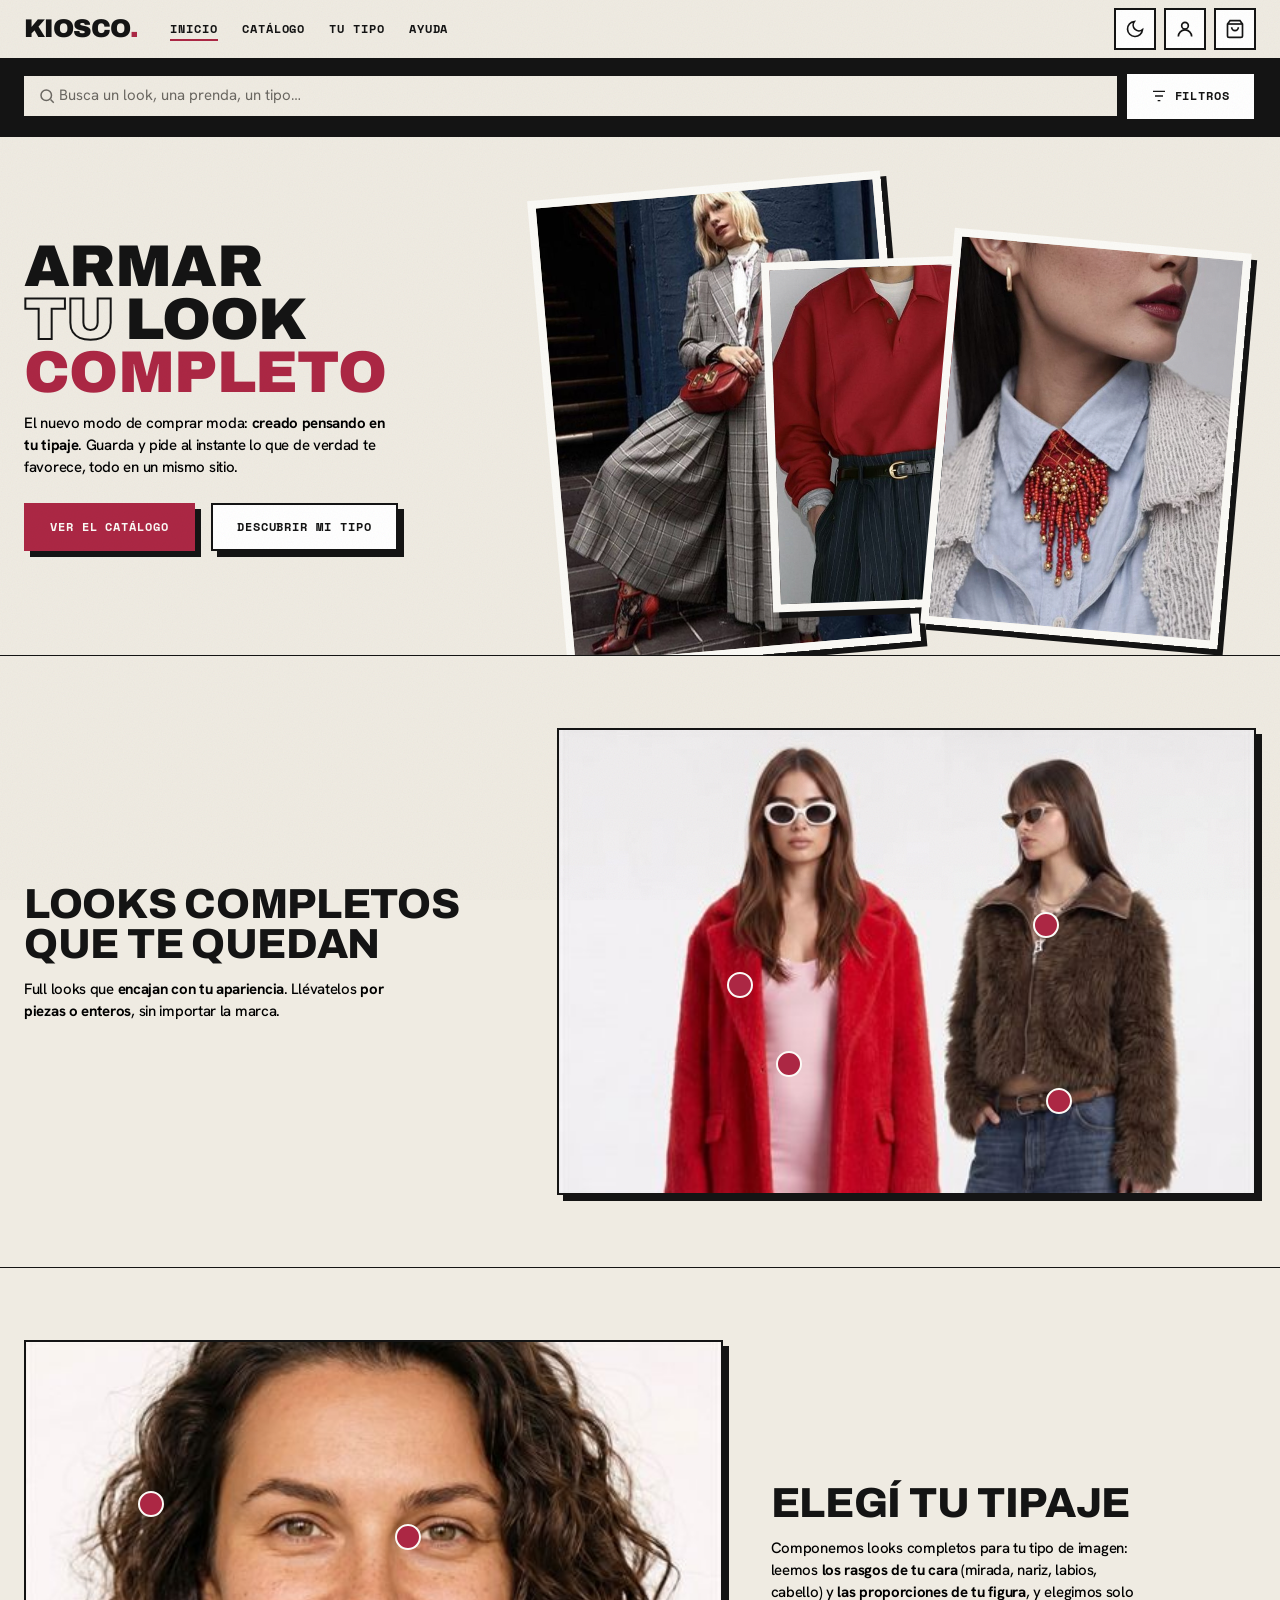
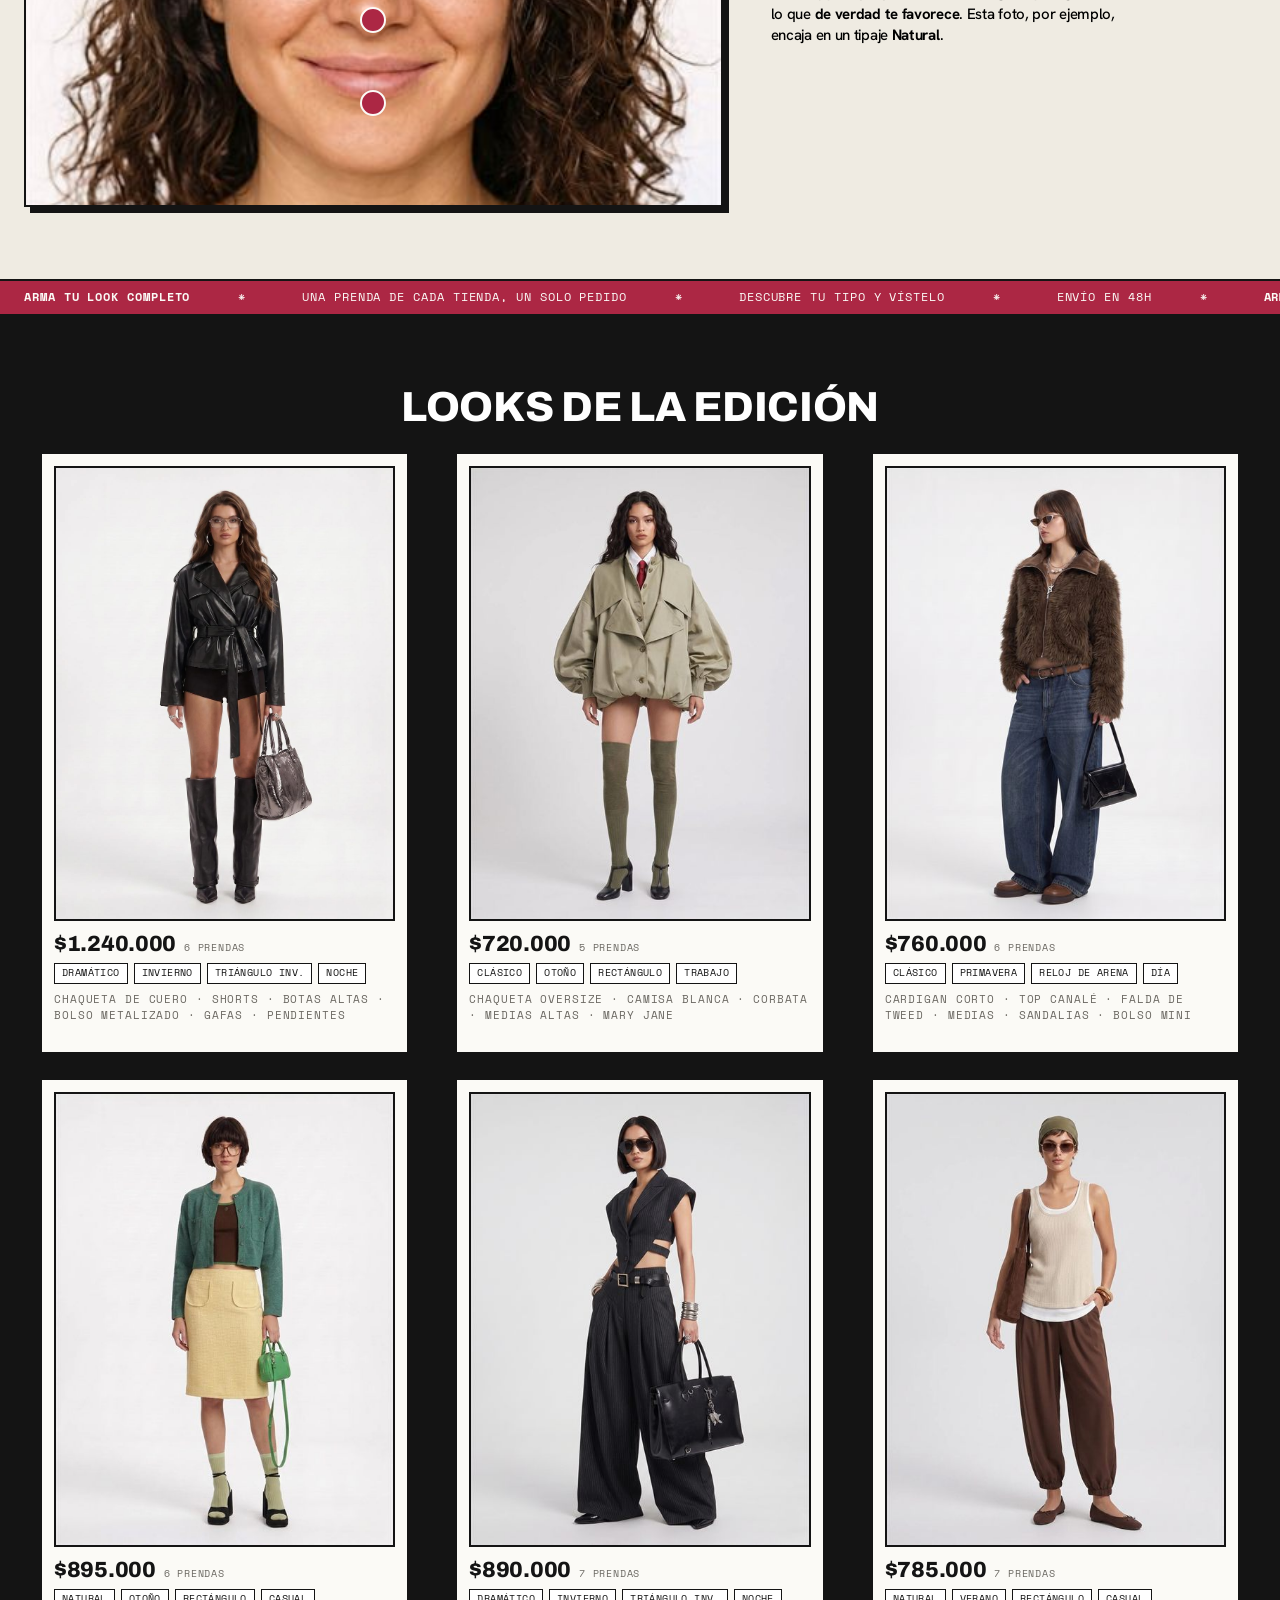
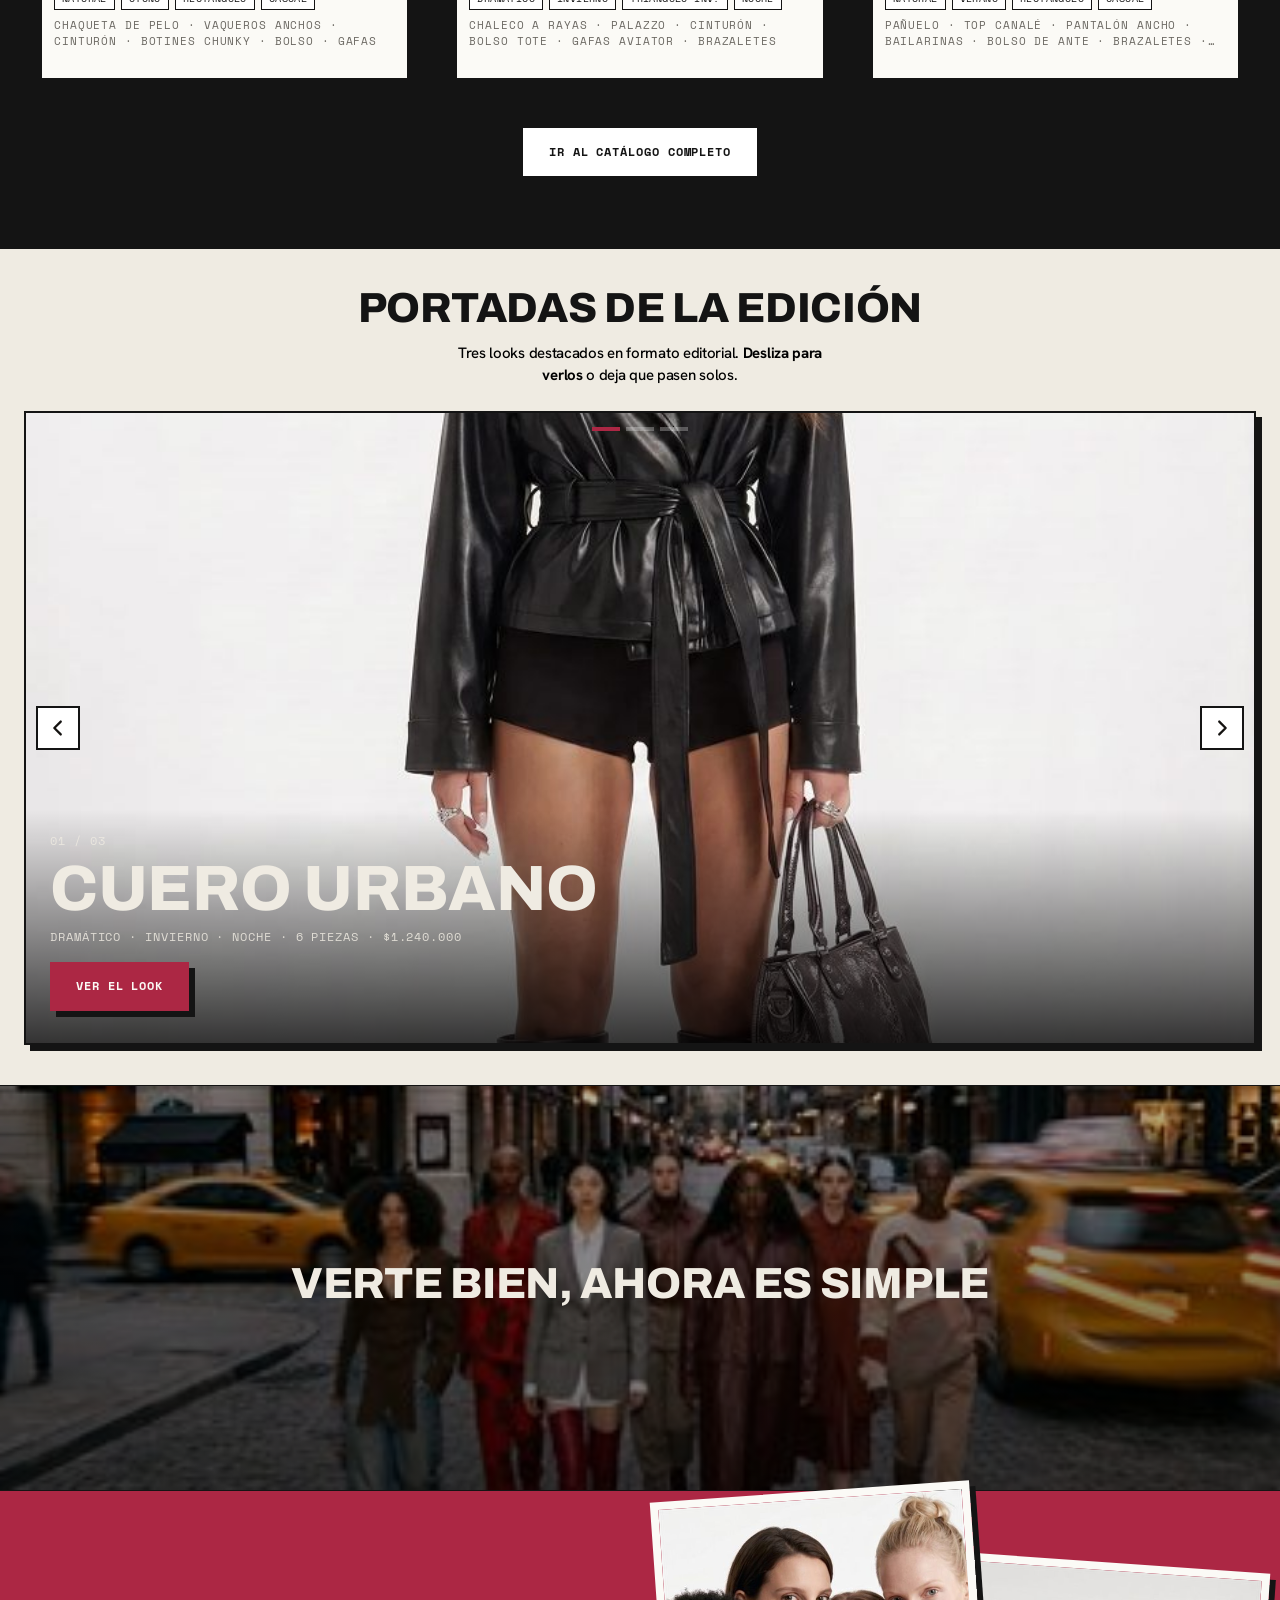
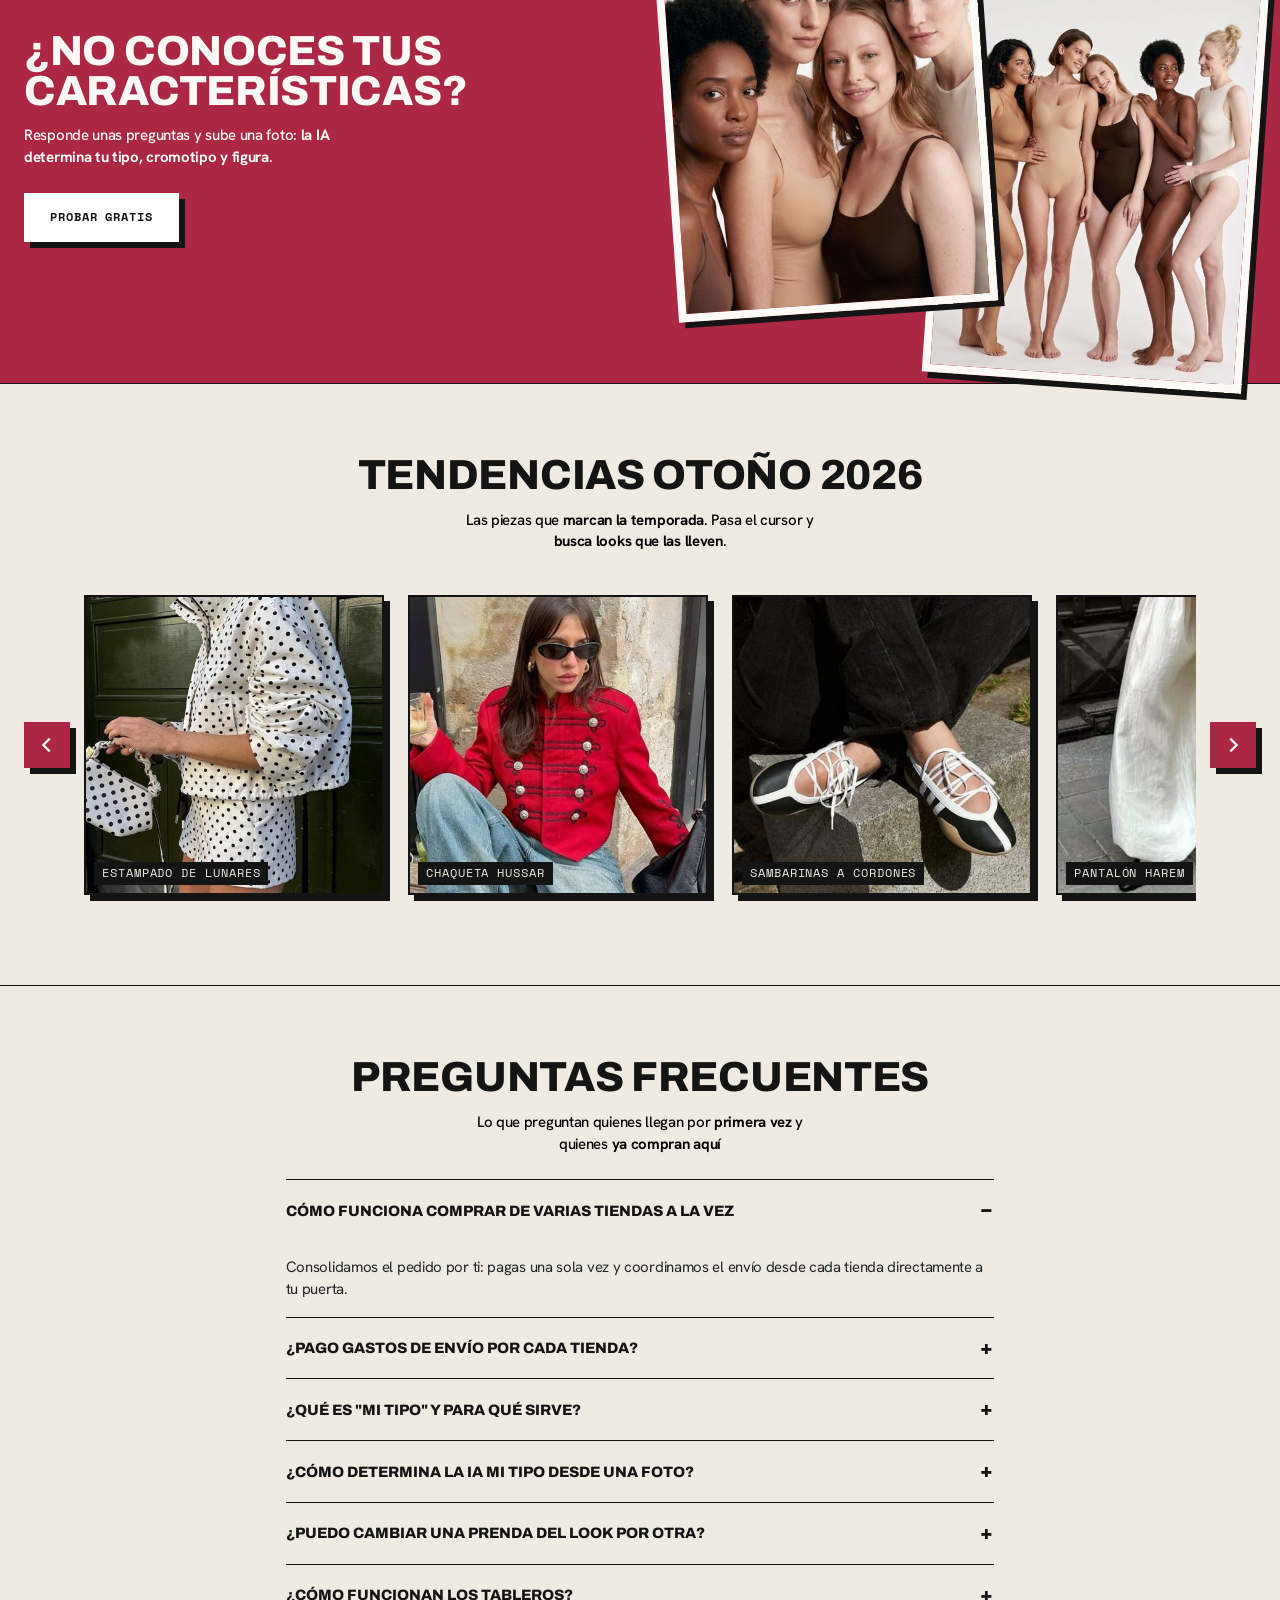
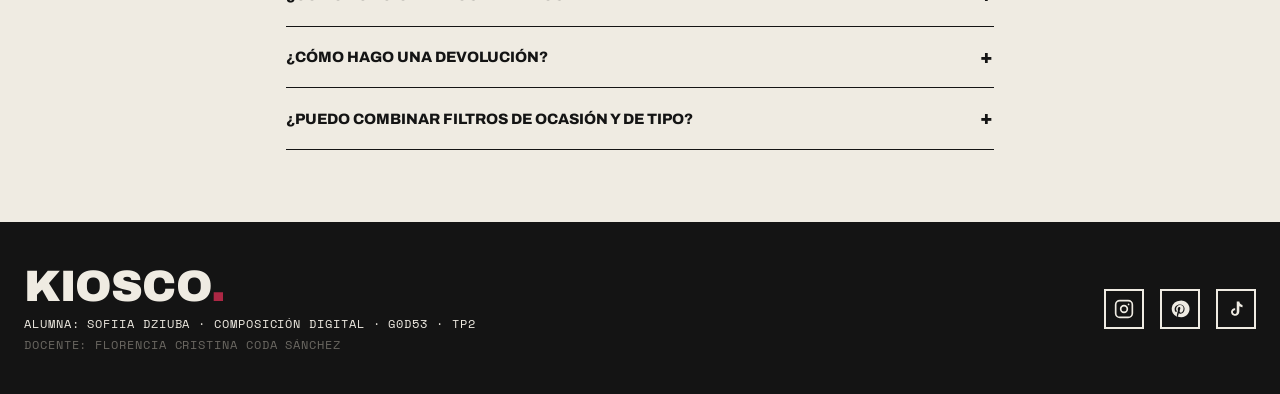
<file: index.html>
<!DOCTYPE html>
<html lang="es">
<head>
  <meta charset="UTF-8">
  <meta name="viewport" content="width=device-width, initial-scale=1">
  <meta name="description" content="KIOSCO - arma tu look completo. Moda por ocasión, por tu tipo de imagen y tu cromotipo. Cada prenda de su tienda, un solo pedido.">
  <title>KIOSCO - Arma tu look completo</title>
  <link rel="icon" type="image/svg+xml" href="favicon.svg">

  <!-- Bootstrap 5 (CDN) -->
  <link href="https://cdn.jsdelivr.net/npm/bootstrap@5.3.3/dist/css/bootstrap.min.css" rel="stylesheet">
  <!-- CSS propio (unico, sin estilos inline). Tipografias locales en /tipografias declaradas con @font-face dentro de estilos.css -->
  <link href="css/estilos.css" rel="stylesheet">
</head>
<body>
  <div class="k-grano" aria-hidden="true"></div>

  <!-- ====================================================================
       MASTHEAD + NAVBAR (componente Bootstrap) - navegacion comun
       ==================================================================== -->
  <header class="k-masthead">
    <nav class="navbar navbar-expand-lg" aria-label="Navegación principal">
      <div class="k-contenedor k-nav d-flex align-items-center flex-wrap flex-lg-nowrap w-100 gap-2">
        <!-- Movil: burger abre offcanvas a pantalla completa. Oculto en >=lg -->
        <button class="k-iconbtn order-0 d-lg-none" type="button" data-bs-toggle="offcanvas" data-bs-target="#menuPrincipal" aria-controls="menuPrincipal" aria-label="Abrir menú">
          <svg width="20" height="20" viewBox="0 0 24 24" fill="none" stroke="currentColor" stroke-width="2" aria-hidden="true"><path d="M3 6h18M3 12h18M3 18h18"/></svg>
        </button>

        <!-- Movil: logo centrado / Desktop: logo a la izquierda -->
        <a class="k-marca order-1 mx-auto mx-lg-0 me-lg-4" href="index.html" aria-label="KIOSCO - inicio">
          KIOSCO<span class="k-marca__punto">.</span>
        </a>

        <!-- Menu: offcanvas en <lg, inline en >=lg (Bootstrap responsive offcanvas) -->
        <div class="offcanvas-lg offcanvas-start order-3 order-lg-2 w-100 w-lg-auto me-lg-auto k-panel k-menu-panel" tabindex="-1" id="menuPrincipal" aria-labelledby="menuPrincipalTitulo">
          <div class="offcanvas-header d-lg-none">
            <a class="k-marca" href="index.html" aria-label="KIOSCO - inicio" id="menuPrincipalTitulo">
              KIOSCO<span class="k-marca__punto">.</span>
            </a>
            <button type="button" class="btn-close" data-bs-dismiss="offcanvas" data-bs-target="#menuPrincipal" aria-label="Cerrar menú"></button>
          </div>
          <div class="offcanvas-body">
            <ul class="navbar-nav align-items-lg-center gap-lg-4">
              <li class="nav-item"><a class="k-nav-link" href="index.html" aria-current="page">Inicio</a></li>
              <li class="nav-item"><a class="k-nav-link" href="secciones/productos.html">Catálogo</a></li>
              <li class="nav-item"><a class="k-nav-link" href="#tu-tipo">Tu tipo</a></li>
              <li class="nav-item"><a class="k-nav-link" href="#preguntas">Ayuda</a></li>
            </ul>
            <!-- Extra solo movil: tema + contacto -->
            <div class="k-menu-extra d-lg-none">
              <button class="k-btn k-menu-tema" type="button" data-toggle-tema aria-pressed="false" aria-label="Cambiar tema claro u oscuro">
                <svg width="18" height="18" viewBox="0 0 24 24" fill="none" stroke="currentColor" stroke-width="2" aria-hidden="true"><path d="M21 12.8A9 9 0 1 1 11.2 3a7 7 0 0 0 9.8 9.8z"/></svg>
                Tema claro / oscuro
              </button>
              <p class="k-mono k-apagado mt-3 mb-0">Contacto: hola@kiosco.moda &middot; +34 600 000 000</p>
            </div>
          </div>
        </div>

        <!-- Iconos a la derecha: tema (solo desktop), cuenta y cesta -->
        <div class="k-nav-iconos d-flex align-items-center gap-2 order-2 order-lg-3">
          <button class="k-iconbtn d-none d-lg-inline-grid" type="button" data-toggle-tema aria-pressed="false" aria-label="Cambiar tema claro u oscuro" title="Tema">
            <svg width="20" height="20" viewBox="0 0 24 24" fill="none" stroke="currentColor" stroke-width="2" aria-hidden="true"><path d="M21 12.8A9 9 0 1 1 11.2 3a7 7 0 0 0 9.8 9.8z"/></svg>
          </button>
          <button class="k-iconbtn" type="button" data-bs-toggle="offcanvas" data-bs-target="#panelCuenta" aria-controls="panelCuenta" aria-label="Mi cuenta y mis tableros" title="Mi cuenta">
            <svg width="20" height="20" viewBox="0 0 24 24" fill="none" stroke="currentColor" stroke-width="2" aria-hidden="true"><circle cx="12" cy="8" r="4"/><path d="M4 21a8 8 0 0 1 16 0"/></svg>
          </button>
          <button class="k-iconbtn k-iconbtn--cesta" type="button" data-bs-toggle="offcanvas" data-bs-target="#panelCesta" aria-controls="panelCesta" aria-label="Cesta" title="Cesta">
            <svg width="20" height="20" viewBox="0 0 24 24" fill="none" stroke="currentColor" stroke-width="2" aria-hidden="true"><path d="M6 2 3 6v14a2 2 0 0 0 2 2h14a2 2 0 0 0 2-2V6l-3-4z"/><path d="M3 6h18"/><path d="M16 10a4 4 0 0 1-8 0"/></svg>
            <span class="k-cesta-badge" data-cesta-contador hidden>0</span>
          </button>
        </div>
      </div>
    </nav>

    <!-- Barra de busqueda + filtros -->
    <div class="k-buscador">
      <div class="k-contenedor d-flex align-items-center gap-2">
        <form class="k-buscador__form" role="search" action="secciones/productos.html">
          <svg class="k-buscador__lupa" width="18" height="18" viewBox="0 0 24 24" fill="none" stroke="currentColor" stroke-width="2" aria-hidden="true"><circle cx="11" cy="11" r="7"/><path d="m21 21-4.3-4.3"/></svg>
          <input class="k-buscador__input" type="search" name="q" placeholder="Busca un look, una prenda, un tipo…" aria-label="Buscar">
        </form>
        <button class="k-btn k-buscador__filtros" type="button" data-bs-toggle="offcanvas" data-bs-target="#panelFiltros" aria-controls="panelFiltros">
          <svg width="16" height="16" viewBox="0 0 24 24" fill="none" stroke="currentColor" stroke-width="2" aria-hidden="true"><path d="M3 5h18M6 12h12M10 19h4"/></svg>
          Filtros
        </button>
      </div>
    </div>
  </header>

  <main>
    <!-- ==================================================================
         BLOQUE 1 - PORTADA: collage de looks
         ================================================================== -->
    <section class="k-portada k-collage" aria-labelledby="portada-titulo">
      <div class="k-contenedor">
        <div class="row align-items-center g-4">
          <div class="col-lg-5 order-2 order-lg-1 k-reveal">
            <h1 class="k-hero" id="portada-titulo">
              Armar<br>
              <span class="k-contorno">tu</span> look<br>
              <span class="k-acento">completo</span>
            </h1>
            <p class="k-desc k-medida mb-4">
              El nuevo modo de comprar moda: <strong>creado pensando en tu tipaje</strong>. Guarda y pide al instante lo que de verdad te favorece, todo en un mismo sitio.
            </p>
            <div class="d-flex flex-wrap gap-3">
              <a class="k-btn k-btn--rojo" href="secciones/productos.html">Ver el catálogo</a>
              <a class="k-btn" href="#tu-tipo">Descubrir mi tipo</a>
            </div>
          </div>
          <div class="col-lg-7 order-1 order-lg-2 k-reveal">
            <div class="k-portada__collage" aria-label="Composición de prendas para armar tu look">
              <figure class="k-scrap k-scrap--1"><img class="img-fluid" src="multimedia/armar-1.jpg" alt="Pieza para armar tu look"></figure>
              <figure class="k-scrap k-scrap--2"><img class="img-fluid" src="multimedia/armar-2.jpg" alt="Pieza para armar tu look"></figure>
              <figure class="k-scrap k-scrap--3"><img class="img-fluid" src="multimedia/armar-3.jpg" alt="Pieza para armar tu look"></figure>
            </div>
          </div>
        </div>
      </div>
    </section>


    <!-- ==================================================================
         BLOQUE 2 - CÓMO FUNCIONA: foto con marcadores animados
         ================================================================== -->
    <section class="k-contenedor k-sec" aria-labelledby="comofunciona-titulo">
      <div class="row align-items-center g-4 g-lg-5">
        <div class="col-lg-5 order-2 order-lg-1 k-reveal">
          <h2 class="k-h2" id="comofunciona-titulo">Looks completos que te quedan</h2>
          <p class="k-desc k-medida">
            Full looks que <strong>encajan con tu apariencia</strong>. Llévatelos <strong>por piezas o enteros</strong>, sin importar la marca.
          </p>
        </div>
        <div class="col-lg-7 order-1 order-lg-2">
          <figure class="k-demo k-reveal" aria-label="Look con prendas marcadas">
            <img class="img-fluid w-100" src="multimedia/rasgos.jpg" alt="Dos looks completos con prendas señaladas por marcadores">
            <!-- Marcadores: dot + popover (nombre, precio, icono cesta) -->
            <div class="k-demo__mk k-demo__mk--1">
              <button class="k-demo__pt" type="button" aria-label="Abrigo de lana roja, 150.000 pesos"></button>
              <span class="k-demo__pop"><span>Abrigo de lana</span><b>$150.000</b>
                <svg width="15" height="15" viewBox="0 0 24 24" fill="none" stroke="currentColor" stroke-width="2" aria-hidden="true"><path d="M6 2 3 6v14a2 2 0 0 0 2 2h14a2 2 0 0 0 2-2V6l-3-4z"/><path d="M3 6h18"/><path d="M16 10a4 4 0 0 1-8 0"/></svg>
              </span>
            </div>
            <div class="k-demo__mk k-demo__mk--2">
              <button class="k-demo__pt" type="button" aria-label="Vestido lencero rosa, 85.000 pesos"></button>
              <span class="k-demo__pop"><span>Vestido lencero</span><b>$85.000</b>
                <svg width="15" height="15" viewBox="0 0 24 24" fill="none" stroke="currentColor" stroke-width="2" aria-hidden="true"><path d="M6 2 3 6v14a2 2 0 0 0 2 2h14a2 2 0 0 0 2-2V6l-3-4z"/><path d="M3 6h18"/><path d="M16 10a4 4 0 0 1-8 0"/></svg>
              </span>
            </div>
            <div class="k-demo__mk k-demo__mk--3">
              <button class="k-demo__pt" type="button" aria-label="Chaqueta de pelo marrón, 130.000 pesos"></button>
              <span class="k-demo__pop"><span>Chaqueta de pelo</span><b>$130.000</b>
                <svg width="15" height="15" viewBox="0 0 24 24" fill="none" stroke="currentColor" stroke-width="2" aria-hidden="true"><path d="M6 2 3 6v14a2 2 0 0 0 2 2h14a2 2 0 0 0 2-2V6l-3-4z"/><path d="M3 6h18"/><path d="M16 10a4 4 0 0 1-8 0"/></svg>
              </span>
            </div>
            <div class="k-demo__mk k-demo__mk--4">
              <button class="k-demo__pt" type="button" aria-label="Vaqueros anchos, 90.000 pesos"></button>
              <span class="k-demo__pop"><span>Vaqueros anchos</span><b>$90.000</b>
                <svg width="15" height="15" viewBox="0 0 24 24" fill="none" stroke="currentColor" stroke-width="2" aria-hidden="true"><path d="M6 2 3 6v14a2 2 0 0 0 2 2h14a2 2 0 0 0 2-2V6l-3-4z"/><path d="M3 6h18"/><path d="M16 10a4 4 0 0 1-8 0"/></svg>
              </span>
            </div>
          </figure>
        </div>
      </div>
    </section>


    <!-- ==================================================================
         BLOQUE 3 - TIPAJES: foto con pines de rasgos (espejo del bloque 2)
         Reutiliza la mecánica .k-demo, pero los popovers describen rasgos
         de la cara, no prendas ni precios.
         ================================================================== -->
    <section class="k-contenedor k-sec" aria-labelledby="tipajes-titulo">
      <div class="row align-items-center g-4 g-lg-5">
        <div class="col-lg-5 order-2 order-lg-2 k-reveal">
          <h2 class="k-h2" id="tipajes-titulo">Elegí tu tipaje</h2>
          <p class="k-desc k-medida">
            Componemos looks completos para tu tipo de imagen: leemos <strong>los rasgos de tu cara</strong> (mirada, nariz, labios, cabello) y <strong>las proporciones de tu figura</strong>, y elegimos solo lo que <strong>de verdad te favorece</strong>. Esta foto, por ejemplo, encaja en un tipaje <strong>Natural</strong>.
          </p>
        </div>
        <div class="col-lg-7 order-1 order-lg-1">
          <figure class="k-demo k-demo--rasgos k-reveal" aria-label="Rasgos del tipaje Natural señalados sobre una foto">
            <img class="img-fluid w-100" src="multimedia/encajan.jpg" alt="Rostro con rasgos señalados como ejemplo del análisis de tipaje Natural">
            <div class="k-demo__mk k-demo__mk--1">
              <button class="k-demo__pt" type="button" aria-label="Rasgo: mirada serena"></button>
              <span class="k-demo__pop"><span>Mirada serena</span></span>
            </div>
            <div class="k-demo__mk k-demo__mk--2">
              <button class="k-demo__pt" type="button" aria-label="Rasgo: nariz suave"></button>
              <span class="k-demo__pop"><span>Nariz suave</span></span>
            </div>
            <div class="k-demo__mk k-demo__mk--3">
              <button class="k-demo__pt" type="button" aria-label="Rasgo: labios carnosos"></button>
              <span class="k-demo__pop"><span>Labios carnosos</span></span>
            </div>
            <div class="k-demo__mk k-demo__mk--4">
              <button class="k-demo__pt" type="button" aria-label="Rasgo: cabello ondulado"></button>
              <span class="k-demo__pop"><span>Cabello ondulado</span></span>
            </div>
          </figure>
        </div>
      </div>
    </section>

    <!-- ==================================================================
         TICKER promo - reubicado justo antes de la galería de looks
         ================================================================== -->
    <div class="k-ticker k-reveal" aria-hidden="true">
      <div class="k-ticker__pista k-mono">
        <span class="k-acento">Arma tu look completo</span><span>*</span>
        <span>Una prenda de cada tienda, un solo pedido</span><span>*</span>
        <span>Descubre tu tipo y vístelo</span><span>*</span>
        <span>Envío en 48h</span><span>*</span>
        <span class="k-acento">Arma tu look completo</span><span>*</span>
        <span>Una prenda de cada tienda, un solo pedido</span><span>*</span>
        <span>Descubre tu tipo y vístelo</span><span>*</span>
        <span>Envío en 48h</span><span>*</span>
      </div>
    </div>

    <!-- ==================================================================
         BLOQUE 4 - GALERIA collage (6 looks, inclinados como el referente)
         Acciones (like/guardar/cesta) las inyecta js/tienda.js.
         ================================================================== -->
    <section class="k-bloque-negro k-sec" aria-labelledby="galeria-titulo">
      <div class="k-contenedor">
      <header class="text-center k-cab k-reveal">
        <h2 class="k-h2" id="galeria-titulo">Looks de la edición</h2>
      </header>

      <div class="k-board" data-galeria>
        <article class="k-card k-look k-reveal" data-look="look-05" data-nombre="Cuero Urbano" data-precio="1240000" data-prendas="6" data-img="multimedia/look-05-a.jpg">
          <div class="k-card__media k-card__media--swap">
            <img class="img-fluid k-card__media-a" src="multimedia/look-05-a.jpg" alt="Look Cuero Urbano: chaqueta de cuero ceñida con cinturón, shorts y botas altas">
            <img class="img-fluid k-card__media-b" src="multimedia/look-05-b.jpg" alt="" aria-hidden="true">
          </div>
          <div class="k-look__info">
            <p class="k-card__precio mb-2"><span class="k-card__precio-num">$1.240.000</span><span class="k-card__precio-meta">6 prendas</span></p>
            <div class="k-tags">
              <span class="k-tag">Dramático</span>
              <span class="k-tag">Invierno</span>
              <span class="k-tag">Triángulo inv.</span>
              <span class="k-tag">Noche</span>
            </div>
            <p class="k-card__compo k-mono">Chaqueta de cuero &middot; shorts &middot; botas altas &middot; bolso metalizado &middot; gafas &middot; pendientes</p>
          </div>
        </article>

        <article class="k-card k-look k-reveal" data-look="look-02" data-nombre="Sastre Verde Salvia" data-precio="720000" data-prendas="5" data-img="multimedia/look-02-a.jpg">
          <div class="k-card__media k-card__media--swap">
            <img class="img-fluid k-card__media-a" src="multimedia/look-02-a.jpg" alt="Look Sastre Verde Salvia: chaqueta oversize oliva, camisa con corbata y medias altas">
            <img class="img-fluid k-card__media-b" src="multimedia/look-02-b.jpg" alt="" aria-hidden="true">
          </div>
          <div class="k-look__info">
            <p class="k-card__precio mb-2"><span class="k-card__precio-num">$720.000</span><span class="k-card__precio-meta">5 prendas</span></p>
            <div class="k-tags">
              <span class="k-tag">Clásico</span>
              <span class="k-tag">Otoño</span>
              <span class="k-tag">Rectángulo</span>
              <span class="k-tag">Trabajo</span>
            </div>
            <p class="k-card__compo k-mono">Chaqueta oversize &middot; camisa blanca &middot; corbata &middot; medias altas &middot; mary jane</p>
          </div>
        </article>

        <article class="k-card k-look k-reveal" data-look="look-03" data-nombre="Tweed Salvia" data-precio="760000" data-prendas="6" data-img="multimedia/look-03-a.jpg">
          <div class="k-card__media k-card__media--swap">
            <img class="img-fluid k-card__media-a" src="multimedia/look-03-a.jpg" alt="Look Tweed Salvia: cardigan verde, top canalé marrón y falda tweed crema">
            <img class="img-fluid k-card__media-b" src="multimedia/look-03-b.jpg" alt="" aria-hidden="true">
          </div>
          <div class="k-look__info">
            <p class="k-card__precio mb-2"><span class="k-card__precio-num">$760.000</span><span class="k-card__precio-meta">6 prendas</span></p>
            <div class="k-tags">
              <span class="k-tag">Clásico</span>
              <span class="k-tag">Primavera</span>
              <span class="k-tag">Reloj de arena</span>
              <span class="k-tag">Día</span>
            </div>
            <p class="k-card__compo k-mono">Cardigan corto &middot; top canalé &middot; falda de tweed &middot; medias &middot; sandalias &middot; bolso mini</p>
          </div>
        </article>

        <article class="k-card k-look k-reveal" data-look="look-04" data-nombre="Pelo y Denim" data-precio="895000" data-prendas="6" data-img="multimedia/look-04-a.jpg">
          <div class="k-card__media k-card__media--swap">
            <img class="img-fluid k-card__media-a" src="multimedia/look-04-a.jpg" alt="Look Pelo y Denim: chaqueta de pelo marrón, vaqueros anchos y botines chunky">
            <img class="img-fluid k-card__media-b" src="multimedia/look-04-b.jpg" alt="" aria-hidden="true">
          </div>
          <div class="k-look__info">
            <p class="k-card__precio mb-2"><span class="k-card__precio-num">$895.000</span><span class="k-card__precio-meta">6 prendas</span></p>
            <div class="k-tags">
              <span class="k-tag">Natural</span>
              <span class="k-tag">Otoño</span>
              <span class="k-tag">Rectángulo</span>
              <span class="k-tag">Casual</span>
            </div>
            <p class="k-card__compo k-mono">Chaqueta de pelo &middot; vaqueros anchos &middot; cinturón &middot; botines chunky &middot; bolso &middot; gafas</p>
          </div>
        </article>

        <article class="k-card k-look k-reveal" data-look="look-01" data-nombre="Noir Estructurado" data-precio="890000" data-prendas="7" data-img="multimedia/look-01-a.jpg">
          <div class="k-card__media k-card__media--swap">
            <img class="img-fluid k-card__media-a" src="multimedia/look-01-a.jpg" alt="Look Noir Estructurado: chaleco y palazzo a rayas en negro con bolso tote">
            <img class="img-fluid k-card__media-b" src="multimedia/look-01-b.jpg" alt="" aria-hidden="true">
          </div>
          <div class="k-look__info">
            <p class="k-card__precio mb-2"><span class="k-card__precio-num">$890.000</span><span class="k-card__precio-meta">7 prendas</span></p>
            <div class="k-tags">
              <span class="k-tag">Dramático</span>
              <span class="k-tag">Invierno</span>
              <span class="k-tag">Triángulo inv.</span>
              <span class="k-tag">Noche</span>
            </div>
            <p class="k-card__compo k-mono">Chaleco a rayas &middot; palazzo &middot; cinturón &middot; bolso tote &middot; gafas aviator &middot; brazaletes</p>
          </div>
        </article>

        <article class="k-card k-look k-reveal" data-look="look-06" data-nombre="Pañuelo Tierra" data-precio="785000" data-prendas="7" data-img="multimedia/look-06-a.jpg">
          <div class="k-card__media k-card__media--swap">
            <img class="img-fluid k-card__media-a" src="multimedia/look-06-a.jpg" alt="Look Pañuelo Tierra: pañuelo oliva, top canalé crema y pantalón ancho marrón">
            <img class="img-fluid k-card__media-b" src="multimedia/look-06-b.jpg" alt="" aria-hidden="true">
          </div>
          <div class="k-look__info">
            <p class="k-card__precio mb-2"><span class="k-card__precio-num">$785.000</span><span class="k-card__precio-meta">7 prendas</span></p>
            <div class="k-tags">
              <span class="k-tag">Natural</span>
              <span class="k-tag">Verano</span>
              <span class="k-tag">Rectángulo</span>
              <span class="k-tag">Casual</span>
            </div>
            <p class="k-card__compo k-mono">Pañuelo &middot; top canalé &middot; pantalón ancho &middot; bailarinas &middot; bolso de ante &middot; brazaletes &middot; gafas</p>
          </div>
        </article>
      </div>

      <div class="text-center mt-5 k-reveal">
        <a class="k-btn k-btn--invertido" href="secciones/productos.html">Ir al catálogo completo</a>
      </div>
      </div>
    </section>

    <!-- ==================================================================
         BLOQUE 4b - CARRUSEL editorial (componente Bootstrap Carousel)
         3 portadas destacadas que rotan en fade. Indicadores + flechas
         por defecto, restyleadas en estilos.css.
         ================================================================== -->
    <section class="k-editorial" aria-labelledby="editorial-titulo">
      <div class="k-contenedor">
        <header class="text-center k-cab k-reveal">
          <h2 class="k-h2" id="editorial-titulo">Portadas de la edición</h2>
          <p class="k-desc k-medida k-centrado">Tres looks destacados en formato editorial. <strong>Desliza para verlos</strong> o deja que pasen solos.</p>
        </header>

        <div id="carruselEditorial" class="carousel slide carousel-fade k-editorial__car k-reveal" data-bs-ride="carousel" data-bs-interval="6000">
          <div class="carousel-indicators k-editorial__ind">
            <button type="button" data-bs-target="#carruselEditorial" data-bs-slide-to="0" class="active" aria-current="true" aria-label="Portada 1: Cuero Urbano"></button>
            <button type="button" data-bs-target="#carruselEditorial" data-bs-slide-to="1" aria-label="Portada 2: Mohair y Charol"></button>
            <button type="button" data-bs-target="#carruselEditorial" data-bs-slide-to="2" aria-label="Portada 3: Denim de Pedrería"></button>
          </div>

          <div class="carousel-inner">
            <div class="carousel-item active">
              <img src="multimedia/look-05-a.jpg"
                   srcset="multimedia/look-05-a-480.jpg 480w, multimedia/look-05-a-768.jpg 768w, multimedia/look-05-a-1440.jpg 1440w"
                   sizes="(min-width: 1200px) 1140px, 100vw"
                   class="d-block img-fluid w-100 k-editorial__foto"
                   alt="Look Cuero Urbano: chaqueta de cuero negra ceñida con shorts y botas altas">
              <div class="k-editorial__cap">
                <span class="k-mono k-editorial__num">01 / 03</span>
                <h3 class="k-editorial__nombre">Cuero Urbano</h3>
                <p class="k-mono k-editorial__meta">Dramático &middot; Invierno &middot; Noche &middot; 6 piezas &middot; $1.240.000</p>
                <a class="k-btn k-btn--rojo mt-3" href="secciones/detalle.html">Ver el look</a>
              </div>
            </div>
            <div class="carousel-item">
              <img src="multimedia/look-13-a.jpg"
                   srcset="multimedia/look-13-a-480.jpg 480w, multimedia/look-13-a-768.jpg 768w, multimedia/look-13-a-1440.jpg 1440w"
                   sizes="(min-width: 1200px) 1140px, 100vw"
                   class="d-block img-fluid w-100 k-editorial__foto"
                   alt="Look Mohair y Charol: cardigan mohair verde lima y falda burdeos de charol">
              <div class="k-editorial__cap">
                <span class="k-mono k-editorial__num">02 / 03</span>
                <h3 class="k-editorial__nombre">Mohair y Charol</h3>
                <p class="k-mono k-editorial__meta">Dramático &middot; Invierno &middot; Velada &middot; 7 piezas &middot; $1.090.000</p>
                <a class="k-btn k-btn--rojo mt-3" href="secciones/productos.html">Ver en el catálogo</a>
              </div>
            </div>
            <div class="carousel-item">
              <img src="multimedia/look-16-a.jpg"
                   srcset="multimedia/look-16-a-480.jpg 480w, multimedia/look-16-a-768.jpg 768w, multimedia/look-16-a-1440.jpg 1440w"
                   sizes="(min-width: 1200px) 1140px, 100vw"
                   class="d-block img-fluid w-100 k-editorial__foto"
                   alt="Look Denim de Pedrería: camisa y pantalón denim cubiertos de pedrería de colores">
              <div class="k-editorial__cap">
                <span class="k-mono k-editorial__num">03 / 03</span>
                <h3 class="k-editorial__nombre">Denim de Pedrería</h3>
                <p class="k-mono k-editorial__meta">Dramático &middot; Primavera &middot; Velada &middot; 6 piezas &middot; $1.150.000</p>
                <a class="k-btn k-btn--rojo mt-3" href="secciones/productos.html">Ver en el catálogo</a>
              </div>
            </div>
          </div>

          <button class="carousel-control-prev k-editorial__ctrl" type="button" data-bs-target="#carruselEditorial" data-bs-slide="prev">
            <span class="carousel-control-prev-icon" aria-hidden="true"></span>
            <span class="visually-hidden">Portada anterior</span>
          </button>
          <button class="carousel-control-next k-editorial__ctrl" type="button" data-bs-target="#carruselEditorial" data-bs-slide="next">
            <span class="carousel-control-next-icon" aria-hidden="true"></span>
            <span class="visually-hidden">Portada siguiente</span>
          </button>
        </div>
      </div>
    </section>

    <!-- ==================================================================
         BLOQUE 5 - CTA a pantalla completa
         ================================================================== -->
    <section class="k-bleed" aria-labelledby="bleed-titulo">
      <img class="img-fluid k-bleed__fondo" src="multimedia/verte-bien.jpg" alt="" aria-hidden="true">
      <div class="k-bleed__cara">
        <div class="k-contenedor text-center">
          <h2 class="k-bleed__titulo k-reveal" id="bleed-titulo">Verte bien, ahora es simple</h2>
        </div>
      </div>
    </section>

    <!-- ==================================================================
         BLOQUE 6 - IA: determina tus características (maqueta, sin función)
         ================================================================== -->
    <section id="tu-tipo" class="k-tipo-sec" aria-labelledby="ia-titulo">
      <div class="k-plancha">
        <div class="k-contenedor position-relative">
          <div class="row align-items-center g-4 g-lg-5">
            <div class="col-lg-6 order-2 order-lg-1 k-reveal">
              <h2 class="k-h2 k-plancha__titulo" id="ia-titulo">¿No conoces tus características?</h2>
              <p class="k-desc k-medida">
                Responde unas preguntas y sube una foto: <strong>la IA determina tu tipo, cromotipo y figura</strong>.
              </p>
              <button class="k-btn k-btn--invertido mt-2" type="button">Probar gratis</button>
            </div>
            <div class="col-lg-6 order-1 order-lg-2 k-reveal">
              <div class="k-tipos" aria-label="Ejemplos: tipos de rostro y de figura">
                <figure class="k-tipos__foto k-tipos__foto--1">
                  <img class="img-fluid" src="multimedia/tipaje-rostros.jpg" alt="Ejemplos de distintos tipos de rostro">
                </figure>
                <figure class="k-tipos__foto k-tipos__foto--2">
                  <img class="img-fluid" src="multimedia/tipaje-figuras.jpg" alt="Ejemplos de distintos tipos de figura corporal">
                </figure>
              </div>
            </div>
          </div>
        </div>
      </div>
    </section>

    <!-- ==================================================================
         BLOQUE 7 - TENDENCIAS otoño 2026: collage con buscar similar
         ================================================================== -->
    <section class="k-contenedor k-sec" aria-labelledby="tendencias-titulo">
      <header class="text-center k-cab k-reveal">
        <h2 class="k-h2" id="tendencias-titulo">Tendencias otoño 2026</h2>
        <p class="k-desc k-medida k-centrado">Las piezas que <strong>marcan la temporada</strong>. Pasa el cursor y <strong>busca looks que las lleven</strong>.</p>
      </header>

      <div class="k-trend-wrap">
        <button class="k-trend-nav k-trend-nav--prev" type="button" data-trend-prev aria-label="Ver anterior">
          <svg width="22" height="22" viewBox="0 0 24 24" fill="none" stroke="currentColor" stroke-width="2.5" aria-hidden="true"><path d="m15 5-7 7 7 7"/></svg>
        </button>

        <div class="k-trend" data-trend-track>
          <figure class="k-trend__item k-trend--a k-reveal">
            <img class="img-fluid" src="multimedia/tendencia-01.jpg" alt="Tendencia: conjunto con estampado de lunares otoño 2026">
            <figcaption class="k-trend__cap k-mono">Estampado de lunares</figcaption>
            <span class="k-trend__buscar" aria-hidden="true"><svg width="20" height="20" viewBox="0 0 24 24" fill="none" stroke="currentColor" stroke-width="2"><circle cx="11" cy="11" r="7"/><path d="m21 21-4.3-4.3"/></svg></span>
          </figure>
          <figure class="k-trend__item k-trend--b k-reveal">
            <img class="img-fluid" src="multimedia/tendencia-02.jpg" alt="Tendencia: chaqueta hussar roja con alamares otoño 2026">
            <figcaption class="k-trend__cap k-mono">Chaqueta hussar</figcaption>
            <span class="k-trend__buscar" aria-hidden="true"><svg width="20" height="20" viewBox="0 0 24 24" fill="none" stroke="currentColor" stroke-width="2"><circle cx="11" cy="11" r="7"/><path d="m21 21-4.3-4.3"/></svg></span>
          </figure>
          <figure class="k-trend__item k-trend--c k-reveal">
            <img class="img-fluid" src="multimedia/tendencia-03.jpg" alt="Tendencia: sambarinas a cordones, bailarinas deportivas otoño 2026">
            <figcaption class="k-trend__cap k-mono">Sambarinas a cordones</figcaption>
            <span class="k-trend__buscar" aria-hidden="true"><svg width="20" height="20" viewBox="0 0 24 24" fill="none" stroke="currentColor" stroke-width="2"><circle cx="11" cy="11" r="7"/><path d="m21 21-4.3-4.3"/></svg></span>
          </figure>
          <figure class="k-trend__item k-trend--d k-reveal">
            <img class="img-fluid" src="multimedia/tendencia-04.jpg" alt="Tendencia: pantalón harem blanco amplio otoño 2026">
            <figcaption class="k-trend__cap k-mono">Pantalón harem</figcaption>
            <span class="k-trend__buscar" aria-hidden="true"><svg width="20" height="20" viewBox="0 0 24 24" fill="none" stroke="currentColor" stroke-width="2"><circle cx="11" cy="11" r="7"/><path d="m21 21-4.3-4.3"/></svg></span>
          </figure>
          <figure class="k-trend__item k-trend--a k-reveal">
            <img class="img-fluid" src="multimedia/tendencia-05.jpg" alt="Tendencia: bolso de ante con flecos largos otoño 2026">
            <figcaption class="k-trend__cap k-mono">Bolso con flecos</figcaption>
            <span class="k-trend__buscar" aria-hidden="true"><svg width="20" height="20" viewBox="0 0 24 24" fill="none" stroke="currentColor" stroke-width="2"><circle cx="11" cy="11" r="7"/><path d="m21 21-4.3-4.3"/></svg></span>
          </figure>
        </div>

        <button class="k-trend-nav k-trend-nav--next" type="button" data-trend-next aria-label="Ver siguiente">
          <svg width="22" height="22" viewBox="0 0 24 24" fill="none" stroke="currentColor" stroke-width="2.5" aria-hidden="true"><path d="m9 5 7 7-7 7"/></svg>
        </button>
      </div>
    </section>


    <!-- ==================================================================
         BLOQUE 8 - PREGUNTAS FRECUENTES (accordion - componente Bootstrap)
         ================================================================== -->
    <section id="preguntas" class="k-sec" aria-labelledby="faq-titulo">
      <div class="k-contenedor">
        <header class="text-center k-cab k-reveal">
          <h2 class="k-h2" id="faq-titulo">Preguntas frecuentes</h2>
          <p class="k-desc k-medida k-centrado">Lo que preguntan quienes llegan por <strong>primera vez</strong> y quienes <strong>ya compran aquí</strong></p>
        </header>

        <div class="row justify-content-center">
        <div class="col-12 col-md-10 col-lg-7">
        <div class="accordion k-acordeon k-reveal" id="acordeonFaq">
          <div class="accordion-item">
            <h3 class="accordion-header">
              <button class="accordion-button" type="button" data-bs-toggle="collapse" data-bs-target="#faq-1" aria-expanded="true" aria-controls="faq-1">Cómo funciona comprar de varias tiendas a la vez</button>
            </h3>
            <div id="faq-1" class="accordion-collapse collapse show" data-bs-parent="#acordeonFaq">
              <div class="accordion-body"><p class="mb-0">Consolidamos el pedido por ti: pagas una sola vez y coordinamos el envío desde cada tienda directamente a tu puerta.</p></div>
            </div>
          </div>
          <div class="accordion-item">
            <h3 class="accordion-header">
              <button class="accordion-button collapsed" type="button" data-bs-toggle="collapse" data-bs-target="#faq-2" aria-expanded="false" aria-controls="faq-2">¿Pago gastos de envío por cada tienda?</button>
            </h3>
            <div id="faq-2" class="accordion-collapse collapse" data-bs-parent="#acordeonFaq">
              <div class="accordion-body"><p class="mb-0">No. El envío se calcula una sola vez sobre el total del look, sin sorpresas al pagar.</p></div>
            </div>
          </div>
          <div class="accordion-item">
            <h3 class="accordion-header">
              <button class="accordion-button collapsed" type="button" data-bs-toggle="collapse" data-bs-target="#faq-3" aria-expanded="false" aria-controls="faq-3">¿Qué es "mi tipo" y para qué sirve?</button>
            </h3>
            <div id="faq-3" class="accordion-collapse collapse" data-bs-parent="#acordeonFaq">
              <div class="accordion-body"><p class="mb-0">Es la combinación de tu tipo de imagen (Kibbe), tu cromotipo y tu tipo de figura. Con esos datos te recomendamos looks que funcionan específicamente para ti.</p></div>
            </div>
          </div>
          <div class="accordion-item">
            <h3 class="accordion-header">
              <button class="accordion-button collapsed" type="button" data-bs-toggle="collapse" data-bs-target="#faq-4" aria-expanded="false" aria-controls="faq-4">¿Cómo determina la IA mi tipo desde una foto?</button>
            </h3>
            <div id="faq-4" class="accordion-collapse collapse" data-bs-parent="#acordeonFaq">
              <div class="accordion-body"><p class="mb-0">El modelo analiza proporciones, subtono de piel y nivel de contraste. El resultado es orientativo y siempre puedes ajustarlo a mano.</p></div>
            </div>
          </div>
          <div class="accordion-item">
            <h3 class="accordion-header">
              <button class="accordion-button collapsed" type="button" data-bs-toggle="collapse" data-bs-target="#faq-5" aria-expanded="false" aria-controls="faq-5">¿Puedo cambiar una prenda del look por otra?</button>
            </h3>
            <div id="faq-5" class="accordion-collapse collapse" data-bs-parent="#acordeonFaq">
              <div class="accordion-body"><p class="mb-0">Sí. En la vista de detalle puedes ajustar el set: quitar una prenda o cambiarla por una alternativa compatible en estilo y precio.</p></div>
            </div>
          </div>
          <div class="accordion-item">
            <h3 class="accordion-header">
              <button class="accordion-button collapsed" type="button" data-bs-toggle="collapse" data-bs-target="#faq-6" aria-expanded="false" aria-controls="faq-6">¿Cómo funcionan los tableros?</button>
            </h3>
            <div id="faq-6" class="accordion-collapse collapse" data-bs-parent="#acordeonFaq">
              <div class="accordion-body"><p class="mb-0">Son colecciones tuyas: guardas los looks que te gustan como pines y los organizas en tableros, igual que un moodboard.</p></div>
            </div>
          </div>
          <div class="accordion-item">
            <h3 class="accordion-header">
              <button class="accordion-button collapsed" type="button" data-bs-toggle="collapse" data-bs-target="#faq-7" aria-expanded="false" aria-controls="faq-7">¿Cómo hago una devolución?</button>
            </h3>
            <div id="faq-7" class="accordion-collapse collapse" data-bs-parent="#acordeonFaq">
              <div class="accordion-body"><p class="mb-0">Cada prenda sigue la política de su tienda de origen. Te mostramos esa información antes de comprar y gestionamos la devolución desde tu cuenta.</p></div>
            </div>
          </div>
          <div class="accordion-item">
            <h3 class="accordion-header">
              <button class="accordion-button collapsed" type="button" data-bs-toggle="collapse" data-bs-target="#faq-8" aria-expanded="false" aria-controls="faq-8">¿Puedo combinar filtros de ocasión y de tipo?</button>
            </h3>
            <div id="faq-8" class="accordion-collapse collapse" data-bs-parent="#acordeonFaq">
              <div class="accordion-body"><p class="mb-0">Sí, los filtros se acumulan: combina ocasión, tipo de imagen, cromotipo y tipo de figura para ver justo lo que te queda.</p></div>
            </div>
          </div>
        </div>
        </div>
        </div>
      </div>
    </section>
  </main>

  <!-- ====================================================================
       FOOTER (identico en las 3 paginas)
       ==================================================================== -->
  <footer class="k-footer">
    <div class="k-contenedor">
      <div class="row g-4 align-items-center">
        <div class="col-md-6">
          <p class="k-marca mb-2">KIOSCO<span class="k-marca__punto">.</span></p>
          <p class="k-mono mb-1">Alumna: Sofiia Dziuba &middot; Composición Digital &middot; G0D53 &middot; TP2</p>
          <p class="k-mono k-apagado mb-0">Docente: Florencia Cristina Coda Sánchez</p>
        </div>
        <div class="col-md-6">
          <nav class="k-redes d-flex gap-3 justify-content-md-end" aria-label="Redes sociales">
            <a href="https://www.instagram.com/ssooffaa___sd/" target="_blank" rel="noopener noreferrer" aria-label="Instagram"><svg width="20" height="20" viewBox="0 0 24 24" fill="none" stroke="currentColor" stroke-width="2" aria-hidden="true"><rect x="2" y="2" width="20" height="20" rx="5"/><circle cx="12" cy="12" r="4"/><circle cx="17.5" cy="6.5" r="1" fill="currentColor" stroke="none"/></svg></a>
            <a href="https://pin.it/6m7CR2mA1" target="_blank" rel="noopener noreferrer" aria-label="Pinterest"><svg width="20" height="20" viewBox="0 0 24 24" fill="none" stroke="currentColor" stroke-width="2" aria-hidden="true"><path d="M12 2a10 10 0 0 0-3.6 19.3c-.1-.8-.2-2 0-2.9l1.2-5s-.3-.6-.3-1.5c0-1.4.8-2.4 1.8-2.4.9 0 1.3.6 1.3 1.5 0 .9-.6 2.2-.9 3.5-.2 1 .5 1.9 1.6 1.9 1.9 0 3.2-2.4 3.2-5.3 0-2.2-1.5-3.8-4.1-3.8a4.7 4.7 0 0 0-4.9 4.7c0 .9.3 1.5.7 2 .2.2.2.3.1.5l-.2.9c-.1.3-.3.4-.6.2-1.2-.5-1.7-1.9-1.7-3.4 0-2.5 2.1-5.5 6.3-5.5 3.4 0 5.6 2.4 5.6 5.1 0 3.4-1.9 6-4.7 6-1 0-1.8-.5-2.1-1.1l-.6 2.2c-.2.7-.6 1.5-1 2A10 10 0 1 0 12 2z" fill="currentColor" stroke="none"/></svg></a>
            <a href="https://www.tiktok.com/@ssooffaa_sd" target="_blank" rel="noopener noreferrer" aria-label="TikTok"><svg width="20" height="20" viewBox="0 0 24 24" fill="currentColor" aria-hidden="true"><path d="M16 3c.3 2.2 1.6 3.9 3.8 4.2v2.6c-1.4.1-2.7-.3-3.8-1v6.1c0 3.4-2.7 5.6-5.8 5.1A5 5 0 0 1 6 15.3c.2-2.6 2.4-4.5 5-4.3v2.7c-.5-.2-1-.2-1.5 0a2.2 2.2 0 0 0-1 2.9 2.3 2.3 0 0 0 4.4-1V3H16z"/></svg></a>
          </nav>
        </div>
      </div>
    </div>
  </footer>

  <!-- ====================================================================
       OFFCANVAS: filtros (por tags de las cards)
       ==================================================================== -->
  <aside class="offcanvas offcanvas-start k-panel" tabindex="-1" id="panelFiltros" aria-labelledby="filtrosTitulo">
    <div class="offcanvas-header">
      <h2 class="offcanvas-title" id="filtrosTitulo">Filtros</h2>
      <button type="button" class="btn-close" data-bs-dismiss="offcanvas" aria-label="Cerrar"></button>
    </div>
    <div class="offcanvas-body">
      <form data-filtros>
        <fieldset class="k-fset">
          <legend class="k-fset__leg k-mono">Género</legend>
          <label class="k-check"><input type="checkbox" name="genero" value="mujer"> Mujer</label>
          <label class="k-check"><input type="checkbox" name="genero" value="hombre"> Hombre</label>
          <label class="k-check"><input type="checkbox" name="genero" value="unisex"> Unisex</label>
        </fieldset>
        <fieldset class="k-fset">
          <legend class="k-fset__leg k-mono">Ocasión</legend>
          <label class="k-check"><input type="checkbox" name="ocasion" value="dia"> Día</label>
          <label class="k-check"><input type="checkbox" name="ocasion" value="trabajo"> Trabajo</label>
          <label class="k-check"><input type="checkbox" name="ocasion" value="casual"> Casual / fin de semana</label>
          <label class="k-check"><input type="checkbox" name="ocasion" value="noche"> Noche</label>
          <label class="k-check"><input type="checkbox" name="ocasion" value="velada"> Velada / evento</label>
        </fieldset>
        <fieldset class="k-fset">
          <legend class="k-fset__leg k-mono">Tipo de imagen (Kibbe)</legend>
          <label class="k-check"><input type="checkbox" name="tipaje" value="dramatico"> Dramático</label>
          <label class="k-check"><input type="checkbox" name="tipaje" value="natural"> Natural</label>
          <label class="k-check"><input type="checkbox" name="tipaje" value="clasico"> Clásico</label>
          <label class="k-check"><input type="checkbox" name="tipaje" value="romantico"> Romántico</label>
          <label class="k-check"><input type="checkbox" name="tipaje" value="gamin"> Gamin</label>
          <label class="k-check"><input type="checkbox" name="tipaje" value="mixto"> Tipaje mixto</label>
        </fieldset>
        <fieldset class="k-fset">
          <legend class="k-fset__leg k-mono">Cromotipo</legend>
          <label class="k-check"><input type="checkbox" name="cromotipo" value="invierno"> Invierno</label>
          <label class="k-check"><input type="checkbox" name="cromotipo" value="primavera"> Primavera</label>
          <label class="k-check"><input type="checkbox" name="cromotipo" value="verano"> Verano</label>
          <label class="k-check"><input type="checkbox" name="cromotipo" value="otono"> Otoño</label>
        </fieldset>
        <fieldset class="k-fset">
          <legend class="k-fset__leg k-mono">Tipo de figura</legend>
          <label class="k-check"><input type="checkbox" name="figura" value="reloj"> Reloj de arena</label>
          <label class="k-check"><input type="checkbox" name="figura" value="triangulo"> Triángulo / pera</label>
          <label class="k-check"><input type="checkbox" name="figura" value="triangulo-inv"> Triángulo invertido</label>
          <label class="k-check"><input type="checkbox" name="figura" value="rectangulo"> Rectángulo</label>
          <label class="k-check"><input type="checkbox" name="figura" value="ovalo"> Óvalo / manzana</label>
        </fieldset>
        <fieldset class="k-fset">
          <legend class="k-fset__leg k-mono">Categoría</legend>
          <label class="k-check"><input type="checkbox" name="categoria" value="vestidos"> Vestidos</label>
          <label class="k-check"><input type="checkbox" name="categoria" value="abrigos"> Abrigos</label>
          <label class="k-check"><input type="checkbox" name="categoria" value="pantalones"> Pantalones</label>
          <label class="k-check"><input type="checkbox" name="categoria" value="tops"> Tops y camisas</label>
          <label class="k-check"><input type="checkbox" name="categoria" value="calzado-accesorios"> Calzado y accesorios</label>
        </fieldset>

        <div class="d-grid gap-2 mt-4">
          <a class="k-btn k-btn--rojo justify-content-center" href="secciones/productos.html">Ver resultados</a>
          <button class="k-btn justify-content-center" type="reset">Limpiar filtros</button>
        </div>
      </form>
    </div>
  </aside>

  <!-- OFFCANVAS: cesta -->
  <aside class="offcanvas offcanvas-end k-panel" tabindex="-1" id="panelCesta" aria-labelledby="cestaTitulo">
    <div class="offcanvas-header">
      <h2 class="offcanvas-title" id="cestaTitulo">Tu cesta</h2>
      <button type="button" class="btn-close" data-bs-dismiss="offcanvas" aria-label="Cerrar"></button>
    </div>
    <div class="offcanvas-body d-flex flex-column">
      <p class="k-panel__vacio" data-cesta-vacio>Tu cesta está vacía. Añade un look completo o una prenda suelta.</p>
      <div data-cesta-lista></div>
      <div class="mt-auto" data-cesta-pie hidden>
        <div class="k-panel__total"><span>Total</span><span data-cesta-total>$0</span></div>
        <a class="k-btn k-btn--rojo w-100 justify-content-center mt-3" href="secciones/detalle.html">Tramitar pedido</a>
      </div>
    </div>
  </aside>

  <!-- OFFCANVAS: cuenta + tableros -->
  <aside class="offcanvas offcanvas-end k-panel" tabindex="-1" id="panelCuenta" aria-labelledby="cuentaTitulo">
    <div class="offcanvas-header">
      <h2 class="offcanvas-title" id="cuentaTitulo">Mi cuenta</h2>
      <button type="button" class="btn-close" data-bs-dismiss="offcanvas" aria-label="Cerrar"></button>
    </div>
    <div class="offcanvas-body">
      <p class="k-mono k-apagado mb-2">Mis tableros</p>
      <p class="k-medida mb-4">Guarda looks como pines y agrúpalos en tableros, igual que un moodboard.</p>
      <p class="k-panel__vacio" data-pines-vacio>Aún no has guardado ningún look. Toca el icono de guardar en una card.</p>
      <div data-pines-lista></div>
    </div>
  </aside>

  <!-- MODAL: añadir a la cesta -->
  <div class="modal fade k-modal" id="modalCesta" tabindex="-1" aria-labelledby="modalCestaTitulo" aria-hidden="true">
    <div class="modal-dialog modal-dialog-centered">
      <div class="modal-content k-modal__content">
        <div class="modal-header">
          <h2 class="modal-title k-card-titulo" id="modalCestaTitulo">Añadir a la cesta</h2>
          <button type="button" class="btn-close" data-bs-dismiss="modal" aria-label="Cerrar"></button>
        </div>
        <div class="modal-body">
          <p class="k-mono k-apagado mb-3" data-modal-look>Look</p>
          <div class="d-grid gap-3">
            <button class="k-btn k-btn--rojo justify-content-center" type="button" data-modal-anadir="look">Añadir el look completo</button>
            <button class="k-btn justify-content-center" type="button" data-modal-anadir="prenda">Añadir solo una prenda</button>
          </div>
          <p class="k-mono k-apagado mt-3 mb-0">Podrás ajustar el set (quitar o cambiar piezas) en el detalle del look.</p>
        </div>
      </div>
    </div>
  </div>

  <!-- Bootstrap 5 JS (bundle con Popper) -->
  <script src="https://cdn.jsdelivr.net/npm/bootstrap@5.3.3/dist/js/bootstrap.bundle.min.js"></script>
  <script src="js/principal.js"></script>
  <script src="js/tienda.js"></script>
</body>
</html>
</file>
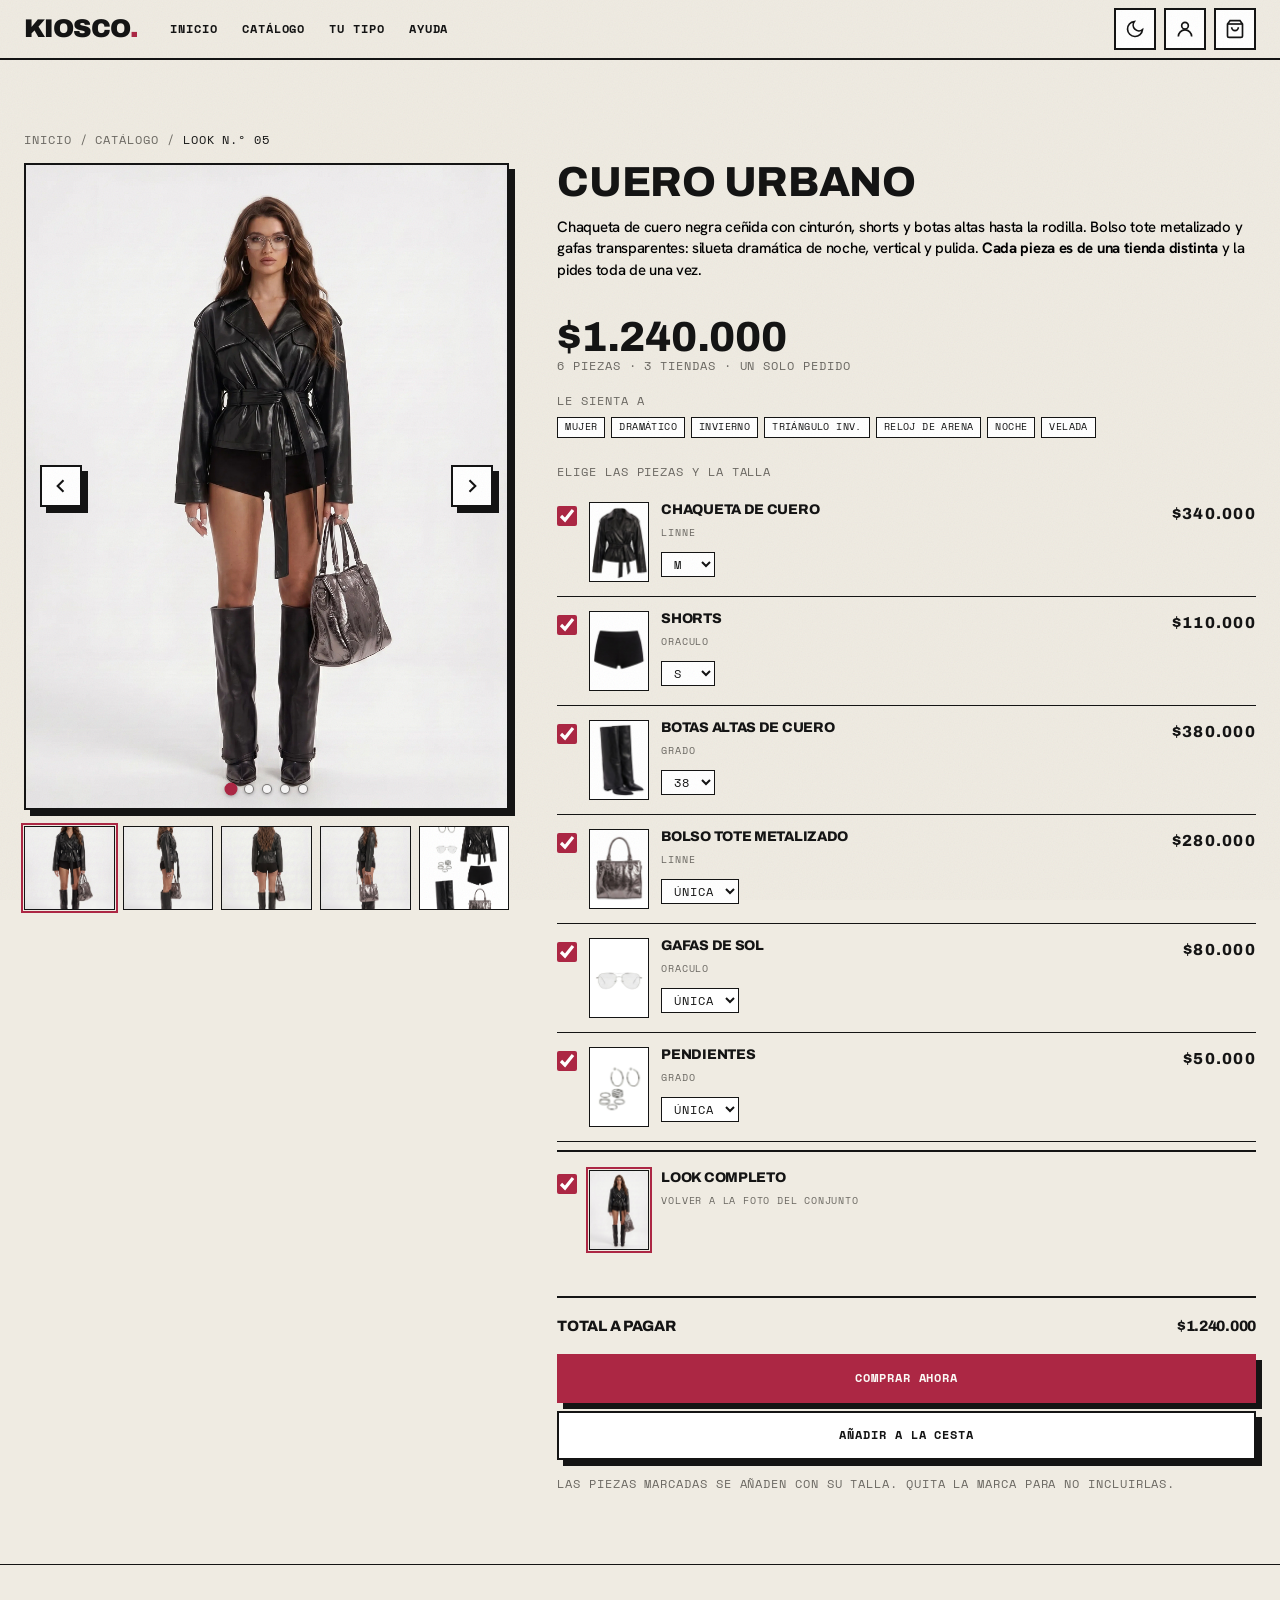
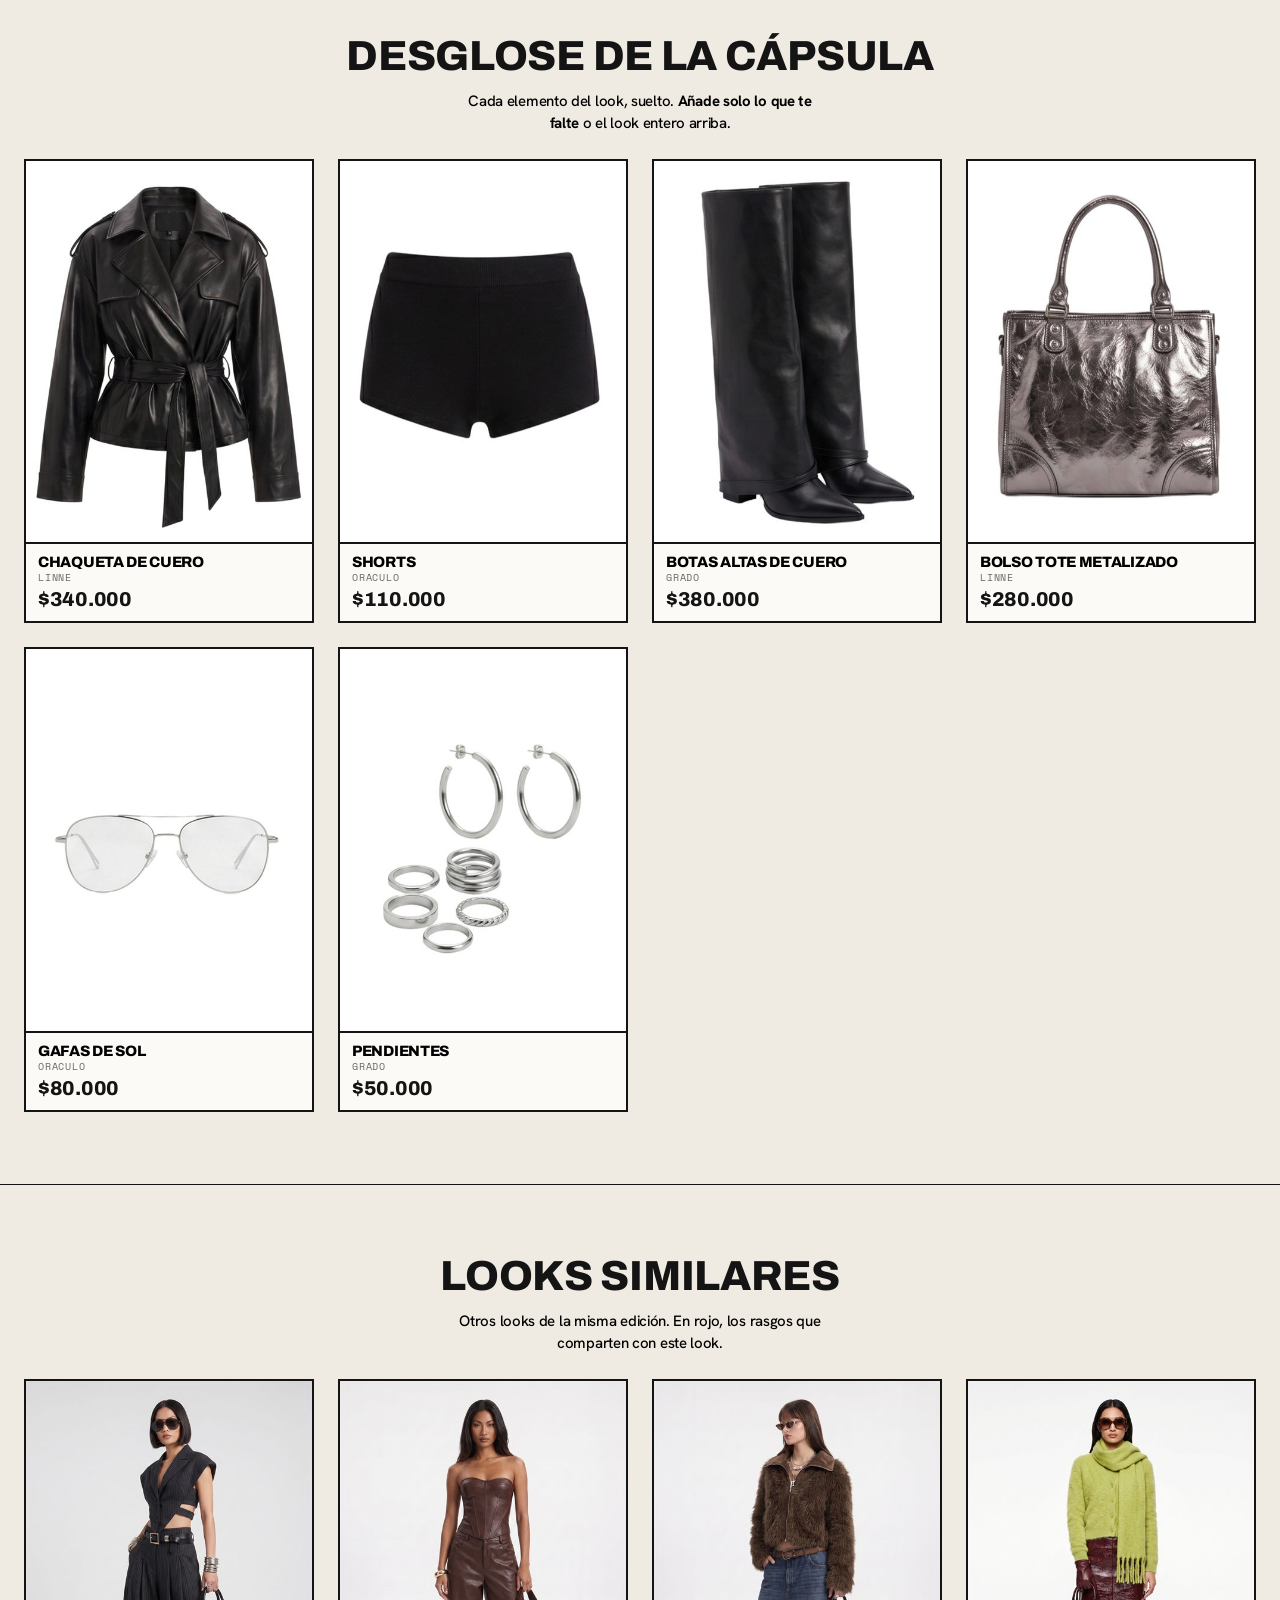
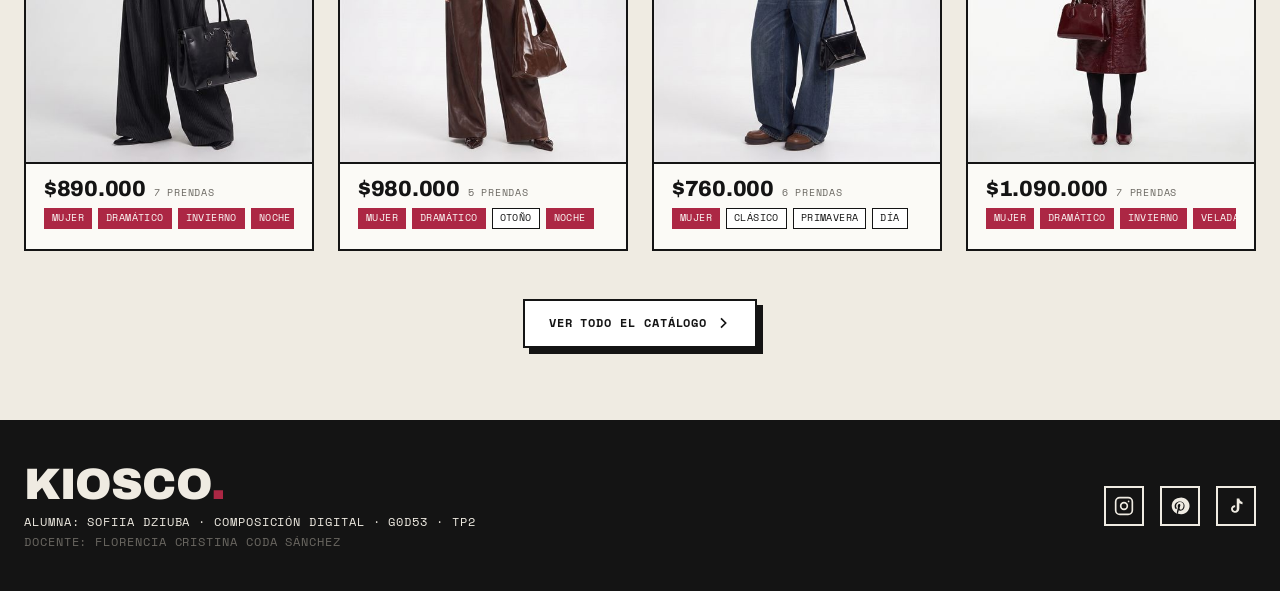
<file: secciones/detalle.html>
<!DOCTYPE html>
<html lang="es">
<head>
  <meta charset="UTF-8">
  <meta name="viewport" content="width=device-width, initial-scale=1">
  <meta name="description" content="Cuero Urbano: look completo casual en KIOSCO. Mira las fotos, el desglose de cada pieza con su tienda y precio, y pide el look entero en un solo pedido.">
  <title>KIOSCO - Cuero Urbano, el look completo</title>
  <link rel="icon" type="image/svg+xml" href="../favicon.svg">

  <!-- Bootstrap 5 (CDN) -->
  <link href="https://cdn.jsdelivr.net/npm/bootstrap@5.3.3/dist/css/bootstrap.min.css" rel="stylesheet">
  <!-- CSS propio (unico, sin estilos inline). Tipografias locales en /tipografias declaradas con @font-face dentro de estilos.css -->
  <link href="../css/estilos.css" rel="stylesheet">
</head>
<body>
  <div class="k-grano" aria-hidden="true"></div>

  <!-- ====================================================================
       MASTHEAD + NAVBAR (componente Bootstrap) - se fija al hacer scroll.
       Identico al de las otras dos paginas (rutas con ../).
       ==================================================================== -->
  <header class="k-masthead">
    <nav class="navbar navbar-expand-lg" aria-label="Navegación principal">
      <div class="k-contenedor k-nav d-flex align-items-center flex-wrap flex-lg-nowrap w-100 gap-2">
        <button class="k-iconbtn order-0 d-lg-none" type="button" data-bs-toggle="offcanvas" data-bs-target="#menuPrincipal" aria-controls="menuPrincipal" aria-label="Abrir menú">
          <svg width="20" height="20" viewBox="0 0 24 24" fill="none" stroke="currentColor" stroke-width="2" aria-hidden="true"><path d="M3 6h18M3 12h18M3 18h18"/></svg>
        </button>

        <a class="k-marca order-1 mx-auto mx-lg-0 me-lg-4" href="../index.html" aria-label="KIOSCO - inicio">
          KIOSCO<span class="k-marca__punto">.</span>
        </a>

        <div class="offcanvas-lg offcanvas-start order-3 order-lg-2 w-100 w-lg-auto me-lg-auto k-panel k-menu-panel" tabindex="-1" id="menuPrincipal" aria-labelledby="menuPrincipalTitulo">
          <div class="offcanvas-header d-lg-none">
            <a class="k-marca" href="../index.html" aria-label="KIOSCO - inicio" id="menuPrincipalTitulo">
              KIOSCO<span class="k-marca__punto">.</span>
            </a>
            <button type="button" class="btn-close" data-bs-dismiss="offcanvas" data-bs-target="#menuPrincipal" aria-label="Cerrar menú"></button>
          </div>
          <div class="offcanvas-body">
            <ul class="navbar-nav align-items-lg-center gap-lg-4">
              <li class="nav-item"><a class="k-nav-link" href="../index.html">Inicio</a></li>
              <li class="nav-item"><a class="k-nav-link" href="productos.html">Catálogo</a></li>
              <li class="nav-item"><a class="k-nav-link" href="../index.html#tu-tipo">Tu tipo</a></li>
              <li class="nav-item"><a class="k-nav-link" href="../index.html#preguntas">Ayuda</a></li>
            </ul>
            <div class="k-menu-extra d-lg-none">
              <button class="k-btn k-menu-tema" type="button" data-toggle-tema aria-pressed="false" aria-label="Cambiar tema claro u oscuro">
                <svg width="18" height="18" viewBox="0 0 24 24" fill="none" stroke="currentColor" stroke-width="2" aria-hidden="true"><path d="M21 12.8A9 9 0 1 1 11.2 3a7 7 0 0 0 9.8 9.8z"/></svg>
                Tema claro / oscuro
              </button>
              <p class="k-mono k-apagado mt-3 mb-0">Contacto: hola@kiosco.moda &middot; +34 600 000 000</p>
            </div>
          </div>
        </div>

        <div class="k-nav-iconos d-flex align-items-center gap-2 order-2 order-lg-3">
          <button class="k-iconbtn d-none d-lg-inline-grid" type="button" data-toggle-tema aria-pressed="false" aria-label="Cambiar tema claro u oscuro" title="Tema">
            <svg width="20" height="20" viewBox="0 0 24 24" fill="none" stroke="currentColor" stroke-width="2" aria-hidden="true"><path d="M21 12.8A9 9 0 1 1 11.2 3a7 7 0 0 0 9.8 9.8z"/></svg>
          </button>
          <button class="k-iconbtn" type="button" data-bs-toggle="offcanvas" data-bs-target="#panelCuenta" aria-controls="panelCuenta" aria-label="Mi cuenta y mis tableros" title="Mi cuenta">
            <svg width="20" height="20" viewBox="0 0 24 24" fill="none" stroke="currentColor" stroke-width="2" aria-hidden="true"><circle cx="12" cy="8" r="4"/><path d="M4 21a8 8 0 0 1 16 0"/></svg>
          </button>
          <button class="k-iconbtn k-iconbtn--cesta" type="button" data-bs-toggle="offcanvas" data-bs-target="#panelCesta" aria-controls="panelCesta" aria-label="Cesta" title="Cesta">
            <svg width="20" height="20" viewBox="0 0 24 24" fill="none" stroke="currentColor" stroke-width="2" aria-hidden="true"><path d="M6 2 3 6v14a2 2 0 0 0 2 2h14a2 2 0 0 0 2-2V6l-3-4z"/><path d="M3 6h18"/><path d="M16 10a4 4 0 0 1-8 0"/></svg>
            <span class="k-cesta-badge" data-cesta-contador hidden>0</span>
          </button>
        </div>
      </div>
    </nav>
  </header>

  <main>
    <!-- ================================================================
         CABECERA DEL LOOK: migas + carrusel de fotos + panel de compra
         ================================================================ -->
    <section class="k-contenedor k-sec" aria-labelledby="look-titulo">
      <!-- Migas de pan: Inicio / Catalogo / nombre del look -->
      <nav class="k-miga k-reveal" aria-label="Migas de pan">
        <ol>
          <li><a href="../index.html">Inicio</a></li>
          <li><a href="productos.html">Catálogo</a></li>
          <li aria-current="page">Look n.&ordm; 05</li>
        </ol>
      </nav>

      <div class="row g-5">
        <!-- IZQUIERDA: foto grande (sin pie). La cambian las miniaturas del
             pedido de la derecha (js/principal.js -> iniciarDetalle). -->
        <div class="col-12 col-lg-5 k-reveal">
          <figure class="k-galeria" data-galeria>
            <div class="k-galeria__visor">
              <img class="img-fluid k-galeria__grande" data-foto-grande src="../multimedia/look-05-a.jpg" alt="Look Cuero Urbano completo">
              <button type="button" class="k-galeria__flecha k-galeria__flecha--prev" data-galeria-prev aria-label="Foto anterior">
                <svg width="20" height="20" viewBox="0 0 24 24" fill="none" stroke="currentColor" stroke-width="2.5" aria-hidden="true"><path d="m15 5-7 7 7 7"/></svg>
              </button>
              <button type="button" class="k-galeria__flecha k-galeria__flecha--next" data-galeria-next aria-label="Foto siguiente">
                <svg width="20" height="20" viewBox="0 0 24 24" fill="none" stroke="currentColor" stroke-width="2.5" aria-hidden="true"><path d="m9 5 7 7-7 7"/></svg>
              </button>
              <div class="k-galeria__dots" data-galeria-dots role="tablist" aria-label="Selector de foto"></div>
            </div>
            <div class="k-galeria__angulos" data-galeria-angulos role="tablist" aria-label="Miniaturas de la pieza seleccionada"></div>
          </figure>
        </div>

        <!-- DERECHA: panel-pedido. Cada pieza tiene casilla de pago, mini foto
             (cambia la grande), talla y precio. El total y los botones operan
             sobre lo marcado (js/principal.js -> iniciarDetalle). -->
        <div class="col-12 col-lg-7 k-reveal">
          <div class="k-detalle-panel" data-detalle>
            <header>
              <h1 class="k-h2" id="look-titulo">Cuero Urbano</h1>
              <p class="k-desc">Chaqueta de cuero negra ceñida con cinturón, shorts y botas altas hasta la rodilla. Bolso tote metalizado y gafas transparentes: silueta dramática de noche, vertical y pulida. <strong>Cada pieza es de una tienda distinta</strong> y la pides toda de una vez.</p>
            </header>

            <div>
              <p class="k-detalle-precio">$1.240.000</p>
              <p class="k-detalle-meta k-mono k-apagado">6 piezas &middot; 3 tiendas &middot; un solo pedido</p>
            </div>

            <!-- Todos los tags del look (puede encajar en varios tipajes a la vez) -->
            <div data-look-tags>
              <p class="k-mono k-apagado mb-2">Le sienta a</p>
              <div class="k-tags">
                <span class="k-tag">Mujer</span>
                <span class="k-tag">Dramático</span>
                <span class="k-tag">Invierno</span>
                <span class="k-tag">Triángulo inv.</span>
                <span class="k-tag">Reloj de arena</span>
                <span class="k-tag">Noche</span>
                <span class="k-tag">Velada</span>
              </div>
            </div>

            <!-- Pedido: casilla de pago + mini foto (cambia la grande) + talla + precio -->
            <div>
              <p class="k-mono k-apagado mb-2">Elige las piezas y la talla</p>

              <div class="k-linea k-pedido" data-pieza data-look="look-05-p1" data-nombre="Chaqueta de cuero" data-precio="340000" data-img="../multimedia/prenda-chaqueta-1.jpg" data-angulos="../multimedia/prenda-chaqueta-1.jpg|../multimedia/prenda-chaqueta-2.jpg|../multimedia/prenda-chaqueta-3.jpg" data-alt-foto="Chaqueta de cuero del look Cuero Urbano">
                <input class="k-pedido__check" type="checkbox" checked aria-label="Incluir Chaqueta de cuero en el pedido">
                <button class="k-pedido__mini" type="button" data-foto="../multimedia/prenda-chaqueta-1.jpg" data-alt="Chaqueta de cuero del look Cuero Urbano">
                  <img class="img-fluid" src="../multimedia/prenda-chaqueta-1.jpg" alt="Chaqueta de cuero corta">
                </button>
                <div class="k-linea__info">
                  <p class="k-card-titulo mb-1">Chaqueta de cuero</p>
                  <p class="k-mono k-apagado mb-1">Linne</p>
                  <select class="k-pedido__talla" aria-label="Talla de Chaqueta de cuero">
                    <option>XS</option><option>S</option><option selected>M</option><option>L</option><option>XL</option>
                  </select>
                </div>
                <span class="k-mono k-pedido__precio">$340.000</span>
              </div>

              <div class="k-linea k-pedido" data-pieza data-look="look-05-p2" data-nombre="Shorts" data-precio="110000" data-img="../multimedia/prenda-shorts-1.jpg" data-angulos="../multimedia/prenda-shorts-1.jpg|../multimedia/prenda-shorts-2.jpg" data-alt-foto="Shorts del look Cuero Urbano">
                <input class="k-pedido__check" type="checkbox" checked aria-label="Incluir Shorts en el pedido">
                <button class="k-pedido__mini" type="button" data-foto="../multimedia/prenda-shorts-1.jpg" data-alt="Shorts del look Cuero Urbano">
                  <img class="img-fluid" src="../multimedia/prenda-shorts-1.jpg" alt="Shorts cortos">
                </button>
                <div class="k-linea__info">
                  <p class="k-card-titulo mb-1">Shorts</p>
                  <p class="k-mono k-apagado mb-1">Oraculo</p>
                  <select class="k-pedido__talla" aria-label="Talla de Shorts">
                    <option>XS</option><option selected>S</option><option>M</option><option>L</option><option>XL</option>
                  </select>
                </div>
                <span class="k-mono k-pedido__precio">$110.000</span>
              </div>

              <div class="k-linea k-pedido" data-pieza data-look="look-05-p3" data-nombre="Botas de cuero" data-precio="380000" data-img="../multimedia/prenda-botas-1.jpg" data-angulos="../multimedia/prenda-botas-1.jpg|../multimedia/prenda-botas-2.jpg|../multimedia/prenda-botas-3.jpg" data-alt-foto="Botas altas de cuero del look Cuero Urbano">
                <input class="k-pedido__check" type="checkbox" checked aria-label="Incluir Botas de cuero en el pedido">
                <button class="k-pedido__mini" type="button" data-foto="../multimedia/prenda-botas-1.jpg" data-alt="Botas del look Cuero Urbano">
                  <img class="img-fluid" src="../multimedia/prenda-botas-1.jpg" alt="Botas altas de cuero">
                </button>
                <div class="k-linea__info">
                  <p class="k-card-titulo mb-1">Botas altas de cuero</p>
                  <p class="k-mono k-apagado mb-1">Grado</p>
                  <select class="k-pedido__talla" aria-label="Talla de Botas">
                    <option>36</option><option>37</option><option selected>38</option><option>39</option><option>40</option>
                  </select>
                </div>
                <span class="k-mono k-pedido__precio">$380.000</span>
              </div>

              <div class="k-linea k-pedido" data-pieza data-look="look-05-p4" data-nombre="Bolso" data-precio="280000" data-img="../multimedia/prenda-bolso-1.jpg" data-angulos="../multimedia/prenda-bolso-1.jpg|../multimedia/prenda-bolso-2.jpg|../multimedia/prenda-bolso-3.jpg" data-alt-foto="Bolso tote metalizado del look Cuero Urbano">
                <input class="k-pedido__check" type="checkbox" checked aria-label="Incluir Bolso en el pedido">
                <button class="k-pedido__mini" type="button" data-foto="../multimedia/prenda-bolso-1.jpg" data-alt="Bolso del look Cuero Urbano">
                  <img class="img-fluid" src="../multimedia/prenda-bolso-1.jpg" alt="Bolso tote metalizado">
                </button>
                <div class="k-linea__info">
                  <p class="k-card-titulo mb-1">Bolso tote metalizado</p>
                  <p class="k-mono k-apagado mb-1">Linne</p>
                  <select class="k-pedido__talla" aria-label="Talla de Bolso">
                    <option selected>Única</option>
                  </select>
                </div>
                <span class="k-mono k-pedido__precio">$280.000</span>
              </div>

              <div class="k-linea k-pedido" data-pieza data-look="look-05-p5" data-nombre="Gafas" data-precio="80000" data-img="../multimedia/prenda-gafas-1.jpg" data-angulos="../multimedia/prenda-gafas-1.jpg|../multimedia/prenda-gafas-2.jpg" data-alt-foto="Gafas de sol del look Cuero Urbano">
                <input class="k-pedido__check" type="checkbox" checked aria-label="Incluir Gafas en el pedido">
                <button class="k-pedido__mini" type="button" data-foto="../multimedia/prenda-gafas-1.jpg" data-alt="Gafas del look Cuero Urbano">
                  <img class="img-fluid" src="../multimedia/prenda-gafas-1.jpg" alt="Gafas de sol">
                </button>
                <div class="k-linea__info">
                  <p class="k-card-titulo mb-1">Gafas de sol</p>
                  <p class="k-mono k-apagado mb-1">Oraculo</p>
                  <select class="k-pedido__talla" aria-label="Talla de Gafas">
                    <option selected>Única</option>
                  </select>
                </div>
                <span class="k-mono k-pedido__precio">$80.000</span>
              </div>

              <div class="k-linea k-pedido" data-pieza data-look="look-05-p6" data-nombre="Pendientes" data-precio="50000" data-img="../multimedia/prenda-pendientes-1.jpg" data-angulos="../multimedia/prenda-pendientes-1.jpg" data-alt-foto="Pendientes del look Cuero Urbano">
                <input class="k-pedido__check" type="checkbox" checked aria-label="Incluir Pendientes en el pedido">
                <button class="k-pedido__mini" type="button" data-foto="../multimedia/prenda-pendientes-1.jpg" data-alt="Pendientes del look Cuero Urbano">
                  <img class="img-fluid" src="../multimedia/prenda-pendientes-1.jpg" alt="Pendientes">
                </button>
                <div class="k-linea__info">
                  <p class="k-card-titulo mb-1">Pendientes</p>
                  <p class="k-mono k-apagado mb-1">Grado</p>
                  <select class="k-pedido__talla" aria-label="Talla de Pendientes">
                    <option selected>Única</option>
                  </select>
                </div>
                <span class="k-mono k-pedido__precio">$50.000</span>
              </div>

              <!-- Fila final: vuelve a la foto del look completo y marca/desmarca todo -->
              <div class="k-linea k-pedido k-pedido--todo" data-angulos="../multimedia/look-05-a.jpg|../multimedia/look-05-c.jpg|../multimedia/look-05-d.jpg|../multimedia/look-05-e.jpg|../multimedia/look-05-b.jpg" data-alt-foto="Look Cuero Urbano completo">
                <input class="k-pedido__check" type="checkbox" data-detalle-todo checked aria-label="Seleccionar todas las piezas">
                <button class="k-pedido__mini is-activa" type="button" data-foto="../multimedia/look-05-a.jpg" data-alt="Look Cuero Urbano completo">
                  <img class="img-fluid" src="../multimedia/look-05-a.jpg" alt="Look Cuero Urbano completo">
                </button>
                <div class="k-linea__info">
                  <p class="k-card-titulo mb-1">Look completo</p>
                  <p class="k-mono k-apagado mb-0">Volver a la foto del conjunto</p>
                </div>
              </div>
            </div>

            <div>
              <div class="k-panel__total"><span>Total a pagar</span><span data-detalle-total>$1.240.000</span></div>
              <div class="d-grid gap-2 mt-3">
                <button class="k-btn k-btn--rojo justify-content-center" type="button" data-detalle-comprar>Comprar ahora</button>
                <button class="k-btn justify-content-center" type="button" data-detalle-add>Añadir a la cesta</button>
              </div>
              <p class="k-mono k-apagado mt-3 mb-0">Las piezas marcadas se añaden con su talla. Quita la marca para no incluirlas.</p>
            </div>
          </div>
        </div>
      </div>
    </section>

    <!-- ================================================================
         DESGLOSE DE LA CÁPSULA: una tarjeta cuadrada por pieza (4 por
         línea). Cada pieza se puede gustar / guardar / añadir a la cesta
         al pasar el ratón (acciones inyectadas por tienda.js), sin tags.
         ================================================================ -->
    <section class="k-contenedor k-sec" aria-labelledby="desglose-titulo">
      <header class="k-cab text-center">
        <h2 class="k-h2" id="desglose-titulo">Desglose de la cápsula</h2>
        <p class="k-desc k-medida mx-auto">Cada elemento del look, suelto. <strong>Añade solo lo que te falte</strong> o el look entero arriba.</p>
      </header>

      <div class="row g-4">
        <!-- pieza 1: Chaqueta de cuero (3 fotos) -->
        <div class="col-6 col-md-4 col-lg-3 k-pieza k-reveal">
          <article class="k-card" data-directo data-look="look-05-p1" data-nombre="Chaqueta de cuero" data-precio="340000" data-img="../multimedia/prenda-chaqueta-1.jpg">
            <div class="k-card__media k-card__media--swap">
              <img class="img-fluid k-card__media-a" src="../multimedia/prenda-chaqueta-1.jpg" alt="Chaqueta de cuero corta">
              <img class="img-fluid k-card__media-b" src="../multimedia/prenda-chaqueta-2.jpg" alt="" aria-hidden="true">
            </div>
            <div class="k-pieza__cuerpo">
              <span class="k-pieza__nombre">Chaqueta de cuero<small class="k-pieza__tienda k-mono k-apagado">Linne</small></span>
              <span class="k-pieza__precio">$340.000</span>
            </div>
          </article>
        </div>
        <!-- pieza 2: Shorts (2 fotos) -->
        <div class="col-6 col-md-4 col-lg-3 k-pieza k-reveal">
          <article class="k-card" data-directo data-look="look-05-p2" data-nombre="Shorts" data-precio="110000" data-img="../multimedia/prenda-shorts-1.jpg">
            <div class="k-card__media k-card__media--swap">
              <img class="img-fluid k-card__media-a" src="../multimedia/prenda-shorts-1.jpg" alt="Shorts cortos">
              <img class="img-fluid k-card__media-b" src="../multimedia/prenda-shorts-2.jpg" alt="" aria-hidden="true">
            </div>
            <div class="k-pieza__cuerpo">
              <span class="k-pieza__nombre">Shorts<small class="k-pieza__tienda k-mono k-apagado">Oraculo</small></span>
              <span class="k-pieza__precio">$110.000</span>
            </div>
          </article>
        </div>
        <!-- pieza 3: Botas de cuero (3 fotos) -->
        <div class="col-6 col-md-4 col-lg-3 k-pieza k-reveal">
          <article class="k-card" data-directo data-look="look-05-p3" data-nombre="Botas altas de cuero" data-precio="380000" data-img="../multimedia/prenda-botas-1.jpg">
            <div class="k-card__media k-card__media--swap">
              <img class="img-fluid k-card__media-a" src="../multimedia/prenda-botas-1.jpg" alt="Botas altas de cuero">
              <img class="img-fluid k-card__media-b" src="../multimedia/prenda-botas-2.jpg" alt="" aria-hidden="true">
            </div>
            <div class="k-pieza__cuerpo">
              <span class="k-pieza__nombre">Botas altas de cuero<small class="k-pieza__tienda k-mono k-apagado">Grado</small></span>
              <span class="k-pieza__precio">$380.000</span>
            </div>
          </article>
        </div>
        <!-- pieza 4: Bolso bandolera (3 fotos) -->
        <div class="col-6 col-md-4 col-lg-3 k-pieza k-reveal">
          <article class="k-card" data-directo data-look="look-05-p4" data-nombre="Bolso tote metalizado" data-precio="280000" data-img="../multimedia/prenda-bolso-1.jpg">
            <div class="k-card__media k-card__media--swap">
              <img class="img-fluid k-card__media-a" src="../multimedia/prenda-bolso-1.jpg" alt="Bolso tote metalizado">
              <img class="img-fluid k-card__media-b" src="../multimedia/prenda-bolso-2.jpg" alt="" aria-hidden="true">
            </div>
            <div class="k-pieza__cuerpo">
              <span class="k-pieza__nombre">Bolso tote metalizado<small class="k-pieza__tienda k-mono k-apagado">Linne</small></span>
              <span class="k-pieza__precio">$280.000</span>
            </div>
          </article>
        </div>
        <!-- pieza 5: Gafas de sol (2 fotos) -->
        <div class="col-6 col-md-4 col-lg-3 k-pieza k-reveal">
          <article class="k-card" data-directo data-look="look-05-p5" data-nombre="Gafas" data-precio="80000" data-img="../multimedia/prenda-gafas-1.jpg">
            <div class="k-card__media k-card__media--swap">
              <img class="img-fluid k-card__media-a" src="../multimedia/prenda-gafas-1.jpg" alt="Gafas de sol">
              <img class="img-fluid k-card__media-b" src="../multimedia/prenda-gafas-2.jpg" alt="" aria-hidden="true">
            </div>
            <div class="k-pieza__cuerpo">
              <span class="k-pieza__nombre">Gafas de sol<small class="k-pieza__tienda k-mono k-apagado">Oraculo</small></span>
              <span class="k-pieza__precio">$80.000</span>
            </div>
          </article>
        </div>
        <!-- pieza 6: Pendientes (1 foto) -->
        <div class="col-6 col-md-4 col-lg-3 k-pieza k-reveal">
          <article class="k-card" data-directo data-look="look-05-p6" data-nombre="Pendientes" data-precio="50000" data-img="../multimedia/prenda-pendientes-1.jpg">
            <div class="k-card__media">
              <img class="img-fluid" src="../multimedia/prenda-pendientes-1.jpg" alt="Pendientes">
            </div>
            <div class="k-pieza__cuerpo">
              <span class="k-pieza__nombre">Pendientes<small class="k-pieza__tienda k-mono k-apagado">Grado</small></span>
              <span class="k-pieza__precio">$50.000</span>
            </div>
          </article>
        </div>
      </div>
    </section>

    <!-- ================================================================
         LOOKS SIMILARES: fila de cards del catalogo (mismos ids que en
         productos.html, para que likes y tableros sincronicen). Reutiliza
         el formato de card del catalogo (.k-cat-info) con acciones inyectadas.
         ================================================================ -->
    <section class="k-contenedor k-sec" aria-labelledby="similares-titulo">
      <header class="k-cab text-center">
        <h2 class="k-h2" id="similares-titulo">Looks similares</h2>
        <p class="k-desc k-medida mx-auto">Otros looks de la misma edición. En rojo, los rasgos que comparten con este look.</p>
      </header>

      <div class="row g-4" data-similares>
        <!-- look-01 -->
        <div class="col-6 col-md-3 k-reveal">
          <article class="k-card" data-look="look-01" data-nombre="Noir Estructurado" data-precio="890000" data-prendas="7" data-img="../multimedia/look-01-a.jpg">
            <div class="k-card__media k-card__media--swap">
              <img class="img-fluid k-card__media-a" src="../multimedia/look-01-a.jpg" alt="Look Noir Estructurado: chaleco y palazzo a rayas en negro con bolso tote">
              <img class="img-fluid k-card__media-b" src="../multimedia/look-01-b.jpg" alt="" aria-hidden="true">
            </div>
            <div class="k-cat-info">
              <p class="k-card__precio mb-0"><span class="k-card__precio-num">$890.000</span><span class="k-card__precio-meta">7 prendas</span></p>
              <div class="k-tags">
                <span class="k-tag">Mujer</span><span class="k-tag">Dramático</span><span class="k-tag">Invierno</span><span class="k-tag">Noche</span>
              </div>            </div>
          </article>
        </div>
        <!-- look-09 -->
        <div class="col-6 col-md-3 k-reveal">
          <article class="k-card" data-look="look-09" data-nombre="Cuero Bombón" data-precio="980000" data-prendas="5" data-img="../multimedia/look-09-a.jpg">
            <div class="k-card__media k-card__media--swap">
              <img class="img-fluid k-card__media-a" src="../multimedia/look-09-a.jpg" alt="Look Cuero Bombón: corsé y pantalón de cuero marrón con bolso slouchy">
              <img class="img-fluid k-card__media-b" src="../multimedia/look-09-b.jpg" alt="" aria-hidden="true">
            </div>
            <div class="k-cat-info">
              <p class="k-card__precio mb-0"><span class="k-card__precio-num">$980.000</span><span class="k-card__precio-meta">5 prendas</span></p>
              <div class="k-tags">
                <span class="k-tag">Mujer</span><span class="k-tag">Dramático</span><span class="k-tag">Otoño</span><span class="k-tag">Noche</span>
              </div>            </div>
          </article>
        </div>
        <!-- look-03 -->
        <div class="col-6 col-md-3 k-reveal">
          <article class="k-card" data-look="look-03" data-nombre="Tweed Salvia" data-precio="760000" data-prendas="6" data-img="../multimedia/look-03-a.jpg">
            <div class="k-card__media k-card__media--swap">
              <img class="img-fluid k-card__media-a" src="../multimedia/look-03-a.jpg" alt="Look Tweed Salvia: cardigan verde, top canalé marrón y falda tweed crema">
              <img class="img-fluid k-card__media-b" src="../multimedia/look-03-b.jpg" alt="" aria-hidden="true">
            </div>
            <div class="k-cat-info">
              <p class="k-card__precio mb-0"><span class="k-card__precio-num">$760.000</span><span class="k-card__precio-meta">6 prendas</span></p>
              <div class="k-tags">
                <span class="k-tag">Mujer</span><span class="k-tag">Clásico</span><span class="k-tag">Primavera</span><span class="k-tag">Día</span>
              </div>            </div>
          </article>
        </div>
        <!-- look-13 -->
        <div class="col-6 col-md-3 k-reveal">
          <article class="k-card" data-look="look-13" data-nombre="Mohair y Charol" data-precio="1090000" data-prendas="7" data-img="../multimedia/look-13-a.jpg">
            <div class="k-card__media k-card__media--swap">
              <img class="img-fluid k-card__media-a" src="../multimedia/look-13-a.jpg" alt="Look Mohair y Charol: cardigan mohair verde lima y falda burdeos de charol">
              <img class="img-fluid k-card__media-b" src="../multimedia/look-13-b.jpg" alt="" aria-hidden="true">
            </div>
            <div class="k-cat-info">
              <p class="k-card__precio mb-0"><span class="k-card__precio-num">$1.090.000</span><span class="k-card__precio-meta">7 prendas</span></p>
              <div class="k-tags">
                <span class="k-tag">Mujer</span><span class="k-tag">Dramático</span><span class="k-tag">Invierno</span><span class="k-tag">Velada</span>
              </div>            </div>
          </article>
        </div>
      </div>

      <div class="d-flex justify-content-center mt-5">
        <a class="k-btn" href="productos.html">Ver todo el catálogo
          <svg width="16" height="16" viewBox="0 0 24 24" fill="none" stroke="currentColor" stroke-width="2.5" aria-hidden="true"><path d="m9 5 7 7-7 7"/></svg>
        </a>
      </div>
    </section>
  </main>

  <!-- ====================================================================
       FOOTER (identico en las 3 paginas)
       ==================================================================== -->
  <footer class="k-footer">
    <div class="k-contenedor">
      <div class="row g-4 align-items-center">
        <div class="col-md-6">
          <p class="k-marca mb-2">KIOSCO<span class="k-marca__punto">.</span></p>
          <p class="k-mono mb-1">Alumna: Sofiia Dziuba &middot; Composición Digital &middot; G0D53 &middot; TP2</p>
          <p class="k-mono k-apagado mb-0">Docente: Florencia Cristina Coda Sánchez</p>
        </div>
        <div class="col-md-6">
          <nav class="k-redes d-flex gap-3 justify-content-md-end" aria-label="Redes sociales">
            <a href="https://www.instagram.com/ssooffaa___sd/" target="_blank" rel="noopener noreferrer" aria-label="Instagram"><svg width="20" height="20" viewBox="0 0 24 24" fill="none" stroke="currentColor" stroke-width="2" aria-hidden="true"><rect x="2" y="2" width="20" height="20" rx="5"/><circle cx="12" cy="12" r="4"/><circle cx="17.5" cy="6.5" r="1" fill="currentColor" stroke="none"/></svg></a>
            <a href="https://pin.it/6m7CR2mA1" target="_blank" rel="noopener noreferrer" aria-label="Pinterest"><svg width="20" height="20" viewBox="0 0 24 24" fill="none" stroke="currentColor" stroke-width="2" aria-hidden="true"><path d="M12 2a10 10 0 0 0-3.6 19.3c-.1-.8-.2-2 0-2.9l1.2-5s-.3-.6-.3-1.5c0-1.4.8-2.4 1.8-2.4.9 0 1.3.6 1.3 1.5 0 .9-.6 2.2-.9 3.5-.2 1 .5 1.9 1.6 1.9 1.9 0 3.2-2.4 3.2-5.3 0-2.2-1.5-3.8-4.1-3.8a4.7 4.7 0 0 0-4.9 4.7c0 .9.3 1.5.7 2 .2.2.2.3.1.5l-.2.9c-.1.3-.3.4-.6.2-1.2-.5-1.7-1.9-1.7-3.4 0-2.5 2.1-5.5 6.3-5.5 3.4 0 5.6 2.4 5.6 5.1 0 3.4-1.9 6-4.7 6-1 0-1.8-.5-2.1-1.1l-.6 2.2c-.2.7-.6 1.5-1 2A10 10 0 1 0 12 2z" fill="currentColor" stroke="none"/></svg></a>
            <a href="https://www.tiktok.com/@ssooffaa_sd" target="_blank" rel="noopener noreferrer" aria-label="TikTok"><svg width="20" height="20" viewBox="0 0 24 24" fill="currentColor" aria-hidden="true"><path d="M16 3c.3 2.2 1.6 3.9 3.8 4.2v2.6c-1.4.1-2.7-.3-3.8-1v6.1c0 3.4-2.7 5.6-5.8 5.1A5 5 0 0 1 6 15.3c.2-2.6 2.4-4.5 5-4.3v2.7c-.5-.2-1-.2-1.5 0a2.2 2.2 0 0 0-1 2.9 2.3 2.3 0 0 0 4.4-1V3H16z"/></svg></a>
          </nav>
        </div>
      </div>
    </div>
  </footer>

  <!-- OFFCANVAS: cesta -->
  <aside class="offcanvas offcanvas-end k-panel" tabindex="-1" id="panelCesta" aria-labelledby="cestaTitulo">
    <div class="offcanvas-header">
      <h2 class="offcanvas-title" id="cestaTitulo">Tu cesta</h2>
      <button type="button" class="btn-close" data-bs-dismiss="offcanvas" aria-label="Cerrar"></button>
    </div>
    <div class="offcanvas-body d-flex flex-column">
      <p class="k-panel__vacio" data-cesta-vacio>Tu cesta está vacía. Añade un look completo o una prenda suelta.</p>
      <div data-cesta-lista></div>
      <div class="mt-auto" data-cesta-pie hidden>
        <div class="k-panel__total"><span>Total</span><span data-cesta-total>$0</span></div>
        <a class="k-btn k-btn--rojo w-100 justify-content-center mt-3" href="detalle.html">Tramitar pedido</a>
      </div>
    </div>
  </aside>

  <!-- OFFCANVAS: cuenta + tableros -->
  <aside class="offcanvas offcanvas-end k-panel" tabindex="-1" id="panelCuenta" aria-labelledby="cuentaTitulo">
    <div class="offcanvas-header">
      <h2 class="offcanvas-title" id="cuentaTitulo">Mi cuenta</h2>
      <button type="button" class="btn-close" data-bs-dismiss="offcanvas" aria-label="Cerrar"></button>
    </div>
    <div class="offcanvas-body">
      <p class="k-mono k-apagado mb-2">Mis tableros</p>
      <p class="k-medida mb-4">Guarda looks como pines y agrúpalos en tableros, igual que un moodboard.</p>
      <p class="k-panel__vacio" data-pines-vacio>Aún no has guardado ningún look. Toca el icono de guardar en una card.</p>
      <div data-pines-lista></div>
    </div>
  </aside>

  <!-- MODAL: añadir a la cesta (looks similares lo usan; las piezas se añaden directo) -->
  <div class="modal fade k-modal" id="modalCesta" tabindex="-1" aria-labelledby="modalCestaTitulo" aria-hidden="true">
    <div class="modal-dialog modal-dialog-centered">
      <div class="modal-content k-modal__content">
        <div class="modal-header">
          <h2 class="modal-title k-card-titulo" id="modalCestaTitulo">Añadir a la cesta</h2>
          <button type="button" class="btn-close" data-bs-dismiss="modal" aria-label="Cerrar"></button>
        </div>
        <div class="modal-body">
          <p class="k-mono k-apagado mb-3" data-modal-look>Look</p>
          <div class="d-grid gap-3">
            <button class="k-btn k-btn--rojo justify-content-center" type="button" data-modal-anadir="look">Añadir el look completo</button>
            <button class="k-btn justify-content-center" type="button" data-modal-anadir="prenda">Añadir solo una prenda</button>
          </div>
          <p class="k-mono k-apagado mt-3 mb-0">Podrás ajustar el set (quitar o cambiar piezas) en el detalle del look.</p>
        </div>
      </div>
    </div>
  </div>

  <!-- Bootstrap 5 JS (bundle con Popper) -->
  <script src="https://cdn.jsdelivr.net/npm/bootstrap@5.3.3/dist/js/bootstrap.bundle.min.js"></script>
  <script src="../js/principal.js"></script>
  <script src="../js/tienda.js"></script>
</body>
</html>
</file>
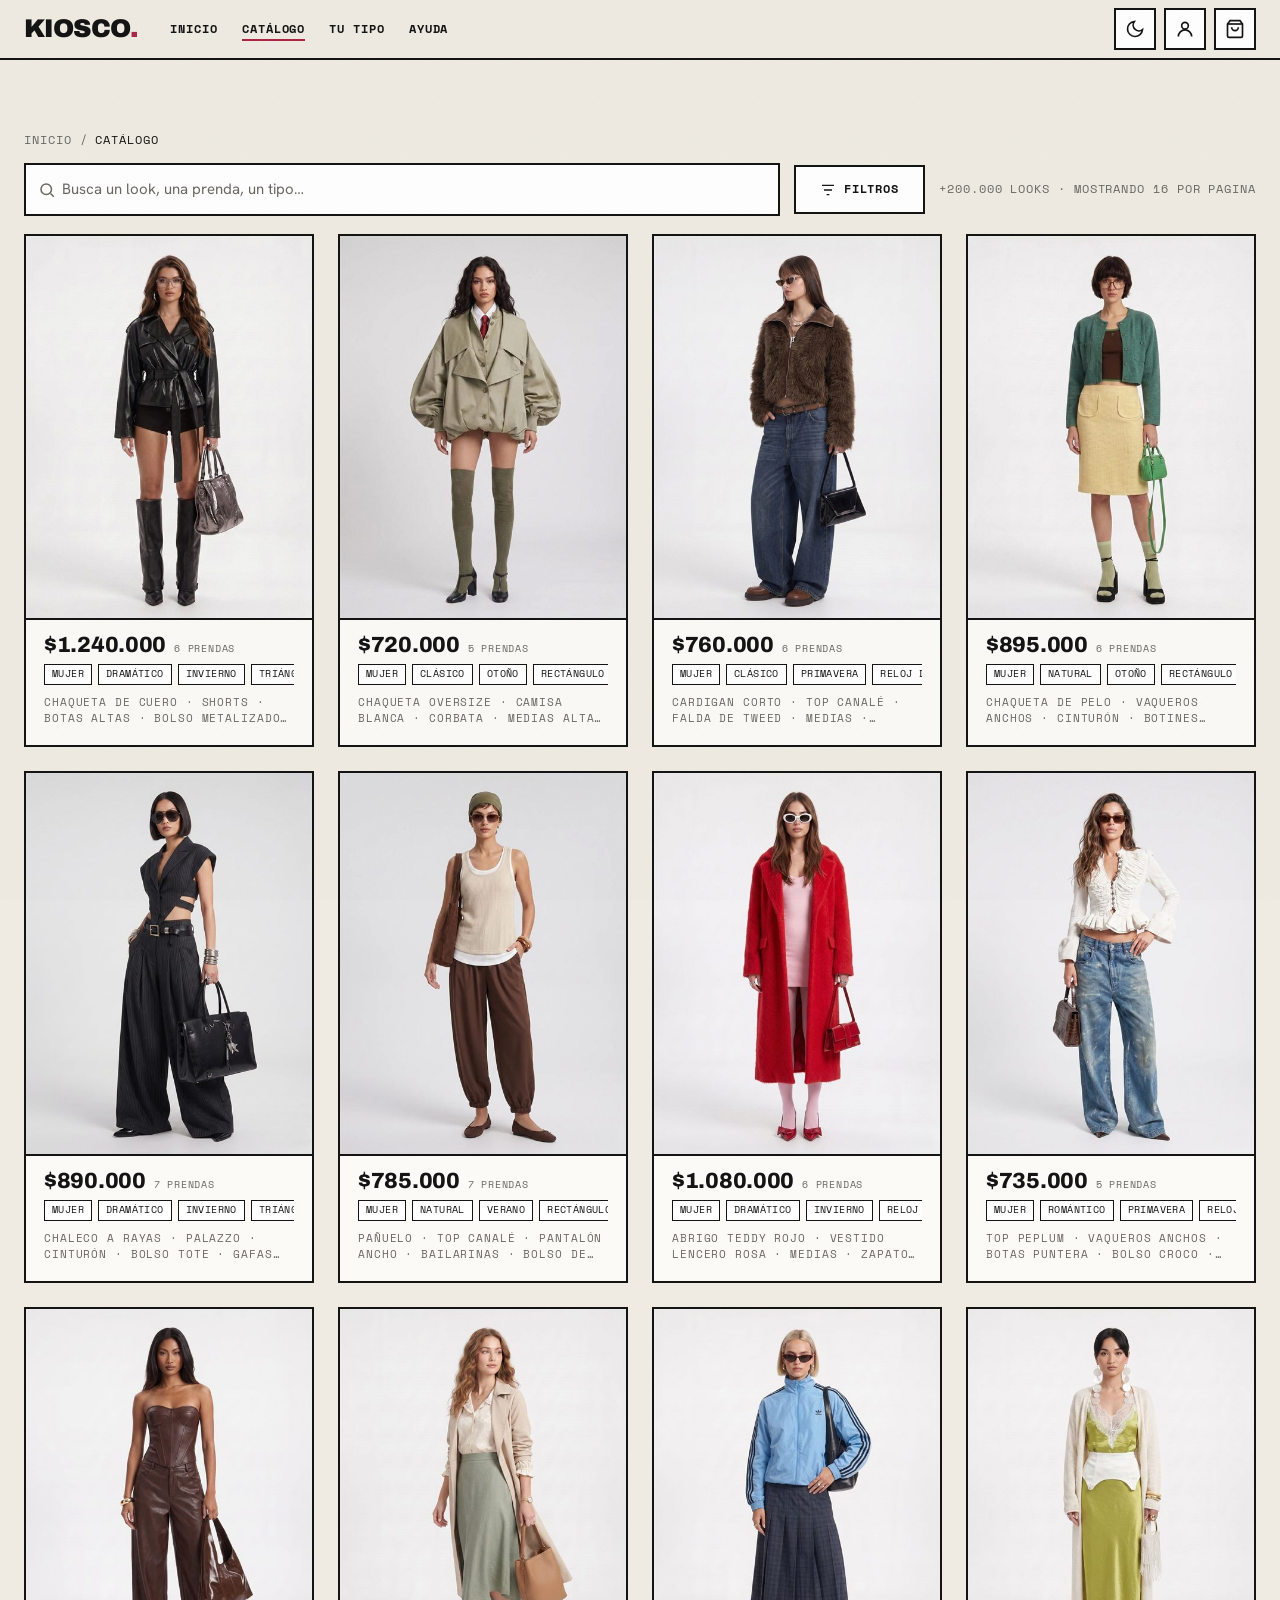
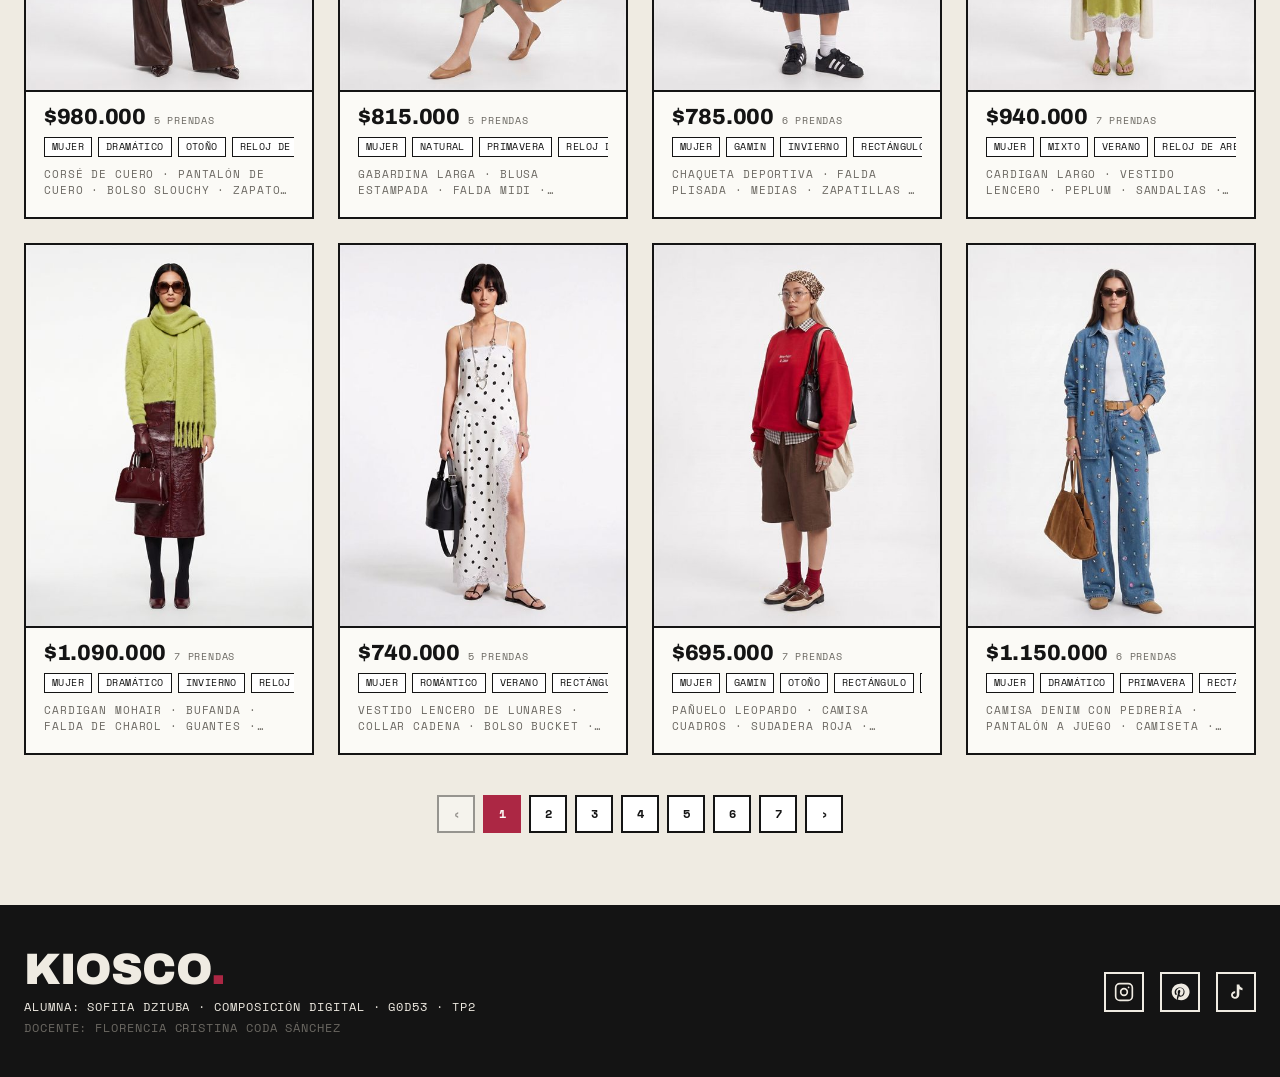
<file: secciones/productos.html>
<!DOCTYPE html>
<html lang="es">
<head>
  <meta charset="UTF-8">
  <meta name="viewport" content="width=device-width, initial-scale=1">
  <meta name="description" content="Catálogo completo de looks de KIOSCO. Filtra por ocasión, tipo de imagen, cromotipo, figura y categoría. Cada prenda de su tienda, un solo pedido.">
  <title>KIOSCO - Catálogo de looks</title>
  <link rel="icon" type="image/svg+xml" href="../favicon.svg">

  <!-- Bootstrap 5 (CDN) -->
  <link href="https://cdn.jsdelivr.net/npm/bootstrap@5.3.3/dist/css/bootstrap.min.css" rel="stylesheet">
  <!-- CSS propio (unico, sin estilos inline). Tipografias locales en /tipografias declaradas con @font-face dentro de estilos.css -->
  <link href="../css/estilos.css" rel="stylesheet">
</head>
<body>
  <div class="k-grano" aria-hidden="true"></div>

  <!-- ====================================================================
       MASTHEAD + NAVBAR (componente Bootstrap) - se fija al hacer scroll.
       En esta pagina la busqueda vive en el contenido (no se duplica aqui).
       ==================================================================== -->
  <header class="k-masthead">
    <nav class="navbar navbar-expand-lg" aria-label="Navegación principal">
      <div class="k-contenedor k-nav d-flex align-items-center flex-wrap flex-lg-nowrap w-100 gap-2">
        <button class="k-iconbtn order-0 d-lg-none" type="button" data-bs-toggle="offcanvas" data-bs-target="#menuPrincipal" aria-controls="menuPrincipal" aria-label="Abrir menú">
          <svg width="20" height="20" viewBox="0 0 24 24" fill="none" stroke="currentColor" stroke-width="2" aria-hidden="true"><path d="M3 6h18M3 12h18M3 18h18"/></svg>
        </button>

        <a class="k-marca order-1 mx-auto mx-lg-0 me-lg-4" href="../index.html" aria-label="KIOSCO - inicio">
          KIOSCO<span class="k-marca__punto">.</span>
        </a>

        <div class="offcanvas-lg offcanvas-start order-3 order-lg-2 w-100 w-lg-auto me-lg-auto k-panel k-menu-panel" tabindex="-1" id="menuPrincipal" aria-labelledby="menuPrincipalTitulo">
          <div class="offcanvas-header d-lg-none">
            <a class="k-marca" href="../index.html" aria-label="KIOSCO - inicio" id="menuPrincipalTitulo">
              KIOSCO<span class="k-marca__punto">.</span>
            </a>
            <button type="button" class="btn-close" data-bs-dismiss="offcanvas" data-bs-target="#menuPrincipal" aria-label="Cerrar menú"></button>
          </div>
          <div class="offcanvas-body">
            <ul class="navbar-nav align-items-lg-center gap-lg-4">
              <li class="nav-item"><a class="k-nav-link" href="../index.html">Inicio</a></li>
              <li class="nav-item"><a class="k-nav-link" href="productos.html" aria-current="page">Catálogo</a></li>
              <li class="nav-item"><a class="k-nav-link" href="../index.html#tu-tipo">Tu tipo</a></li>
              <li class="nav-item"><a class="k-nav-link" href="../index.html#preguntas">Ayuda</a></li>
            </ul>
            <div class="k-menu-extra d-lg-none">
              <button class="k-btn k-menu-tema" type="button" data-toggle-tema aria-pressed="false" aria-label="Cambiar tema claro u oscuro">
                <svg width="18" height="18" viewBox="0 0 24 24" fill="none" stroke="currentColor" stroke-width="2" aria-hidden="true"><path d="M21 12.8A9 9 0 1 1 11.2 3a7 7 0 0 0 9.8 9.8z"/></svg>
                Tema claro / oscuro
              </button>
              <p class="k-mono k-apagado mt-3 mb-0">Contacto: hola@kiosco.moda &middot; +34 600 000 000</p>
            </div>
          </div>
        </div>

        <div class="k-nav-iconos d-flex align-items-center gap-2 order-2 order-lg-3">
          <button class="k-iconbtn d-none d-lg-inline-grid" type="button" data-toggle-tema aria-pressed="false" aria-label="Cambiar tema claro u oscuro" title="Tema">
            <svg width="20" height="20" viewBox="0 0 24 24" fill="none" stroke="currentColor" stroke-width="2" aria-hidden="true"><path d="M21 12.8A9 9 0 1 1 11.2 3a7 7 0 0 0 9.8 9.8z"/></svg>
          </button>
          <button class="k-iconbtn" type="button" data-bs-toggle="offcanvas" data-bs-target="#panelCuenta" aria-controls="panelCuenta" aria-label="Mi cuenta y mis tableros" title="Mi cuenta">
            <svg width="20" height="20" viewBox="0 0 24 24" fill="none" stroke="currentColor" stroke-width="2" aria-hidden="true"><circle cx="12" cy="8" r="4"/><path d="M4 21a8 8 0 0 1 16 0"/></svg>
          </button>
          <button class="k-iconbtn k-iconbtn--cesta" type="button" data-bs-toggle="offcanvas" data-bs-target="#panelCesta" aria-controls="panelCesta" aria-label="Cesta" title="Cesta">
            <svg width="20" height="20" viewBox="0 0 24 24" fill="none" stroke="currentColor" stroke-width="2" aria-hidden="true"><path d="M6 2 3 6v14a2 2 0 0 0 2 2h14a2 2 0 0 0 2-2V6l-3-4z"/><path d="M3 6h18"/><path d="M16 10a4 4 0 0 1-8 0"/></svg>
            <span class="k-cesta-badge" data-cesta-contador hidden>0</span>
          </button>
        </div>
      </div>
    </nav>
  </header>

  <main>
    <section class="k-contenedor k-sec" aria-label="Catálogo de looks">
      <!-- Migas de pan (sustituyen al título de página) -->
      <nav class="k-miga k-reveal" aria-label="Migas de pan">
        <ol>
          <li><a href="../index.html">Inicio</a></li>
          <li aria-current="page">Catálogo</li>
        </ol>
      </nav>

      <!-- Formato de busqueda: buscador + filtros + total de looks -->
      <div class="k-cat-bar k-reveal">
        <form class="k-cat-search" role="search" action="productos.html">
          <svg class="k-cat-search__lupa" width="18" height="18" viewBox="0 0 24 24" fill="none" stroke="currentColor" stroke-width="2" aria-hidden="true"><circle cx="11" cy="11" r="7"/><path d="m21 21-4.3-4.3"/></svg>
          <input class="k-cat-search__input" type="search" name="q" placeholder="Busca un look, una prenda, un tipo…" aria-label="Buscar en el catálogo">
        </form>
        <button class="k-btn" type="button" data-bs-toggle="offcanvas" data-bs-target="#panelFiltros" aria-controls="panelFiltros">
          <svg width="16" height="16" viewBox="0 0 24 24" fill="none" stroke="currentColor" stroke-width="2" aria-hidden="true"><path d="M3 5h18M6 12h12M10 19h4"/></svg>
          Filtros
        </button>
        <p class="k-cat-bar__count" aria-live="polite"><span data-cat-resumen>+200.000 looks &middot; mostrando 16 por página</span></p>
      </div>

      <!-- Chips de filtros activos: los inyecta principal.js al filtrar -->
      <div class="k-cat-chips" data-cat-chips></div>

      <!-- Rejilla del catalogo (16 looks, 4 por linea). Cada columna [data-prod]
           declara su taxonomia en data-* (valores separados por espacios).
           principal.js la oculta si no encaja con los filtros o la busqueda. -->
      <div class="row g-4" data-catalogo>

        <!-- 01 (look-05, destacado en la pagina de detalle) -->
        <div class="col-6 col-md-4 col-lg-3 k-reveal" data-prod
             data-genero="mujer" data-ocasion="noche velada" data-tipaje="dramatico" data-cromotipo="invierno" data-figura="triangulo-inv" data-categoria="abrigos pantalones calzado-accesorios">
          <article class="k-card" data-look="look-05" data-nombre="Cuero Urbano" data-precio="1240000" data-prendas="6" data-img="../multimedia/look-05-a.jpg">
            <div class="k-card__media k-card__media--swap">
              <img class="img-fluid k-card__media-a" src="../multimedia/look-05-a.jpg" alt="Look Cuero Urbano: chaqueta de cuero ceñida con cinturón, shorts y botas altas">
              <img class="img-fluid k-card__media-b" src="../multimedia/look-05-b.jpg" alt="" aria-hidden="true">
            </div>
            <div class="k-cat-info">
              <p class="k-card__precio mb-0"><span class="k-card__precio-num">$1.240.000</span><span class="k-card__precio-meta">6 prendas</span></p>
              <div class="k-tags">
                <span class="k-tag">Mujer</span><span class="k-tag">Dramático</span><span class="k-tag">Invierno</span><span class="k-tag">Triángulo inv.</span><span class="k-tag">Noche</span>
              </div>
              <a class="k-card__compo k-mono" href="detalle.html">Chaqueta de cuero &middot; shorts &middot; botas altas &middot; bolso metalizado &middot; gafas &middot; pendientes</a>            </div>
          </article>
        </div>

        <!-- 02 -->
        <div class="col-6 col-md-4 col-lg-3 k-reveal" data-prod
             data-genero="mujer" data-ocasion="trabajo casual" data-tipaje="clasico" data-cromotipo="otono" data-figura="rectangulo" data-categoria="abrigos tops calzado-accesorios">
          <article class="k-card" data-look="look-02" data-nombre="Sastre Verde Salvia" data-precio="720000" data-prendas="5" data-img="../multimedia/look-02-a.jpg">
            <div class="k-card__media k-card__media--swap">
              <img class="img-fluid k-card__media-a" src="../multimedia/look-02-a.jpg" alt="Look Sastre Verde Salvia: chaqueta oversize oliva, camisa con corbata y medias altas">
              <img class="img-fluid k-card__media-b" src="../multimedia/look-02-b.jpg" alt="" aria-hidden="true">
            </div>
            <div class="k-cat-info">
              <p class="k-card__precio mb-0"><span class="k-card__precio-num">$720.000</span><span class="k-card__precio-meta">5 prendas</span></p>
              <div class="k-tags">
                <span class="k-tag">Mujer</span><span class="k-tag">Clásico</span><span class="k-tag">Otoño</span><span class="k-tag">Rectángulo</span><span class="k-tag">Trabajo</span>
              </div>
              <a class="k-card__compo k-mono" href="detalle.html">Chaqueta oversize &middot; camisa blanca &middot; corbata &middot; medias altas &middot; mary jane</a>            </div>
          </article>
        </div>

        <!-- 03 -->
        <div class="col-6 col-md-4 col-lg-3 k-reveal" data-prod
             data-genero="mujer" data-ocasion="dia casual" data-tipaje="clasico" data-cromotipo="primavera" data-figura="reloj" data-categoria="tops calzado-accesorios">
          <article class="k-card" data-look="look-03" data-nombre="Tweed Salvia" data-precio="760000" data-prendas="6" data-img="../multimedia/look-03-a.jpg">
            <div class="k-card__media k-card__media--swap">
              <img class="img-fluid k-card__media-a" src="../multimedia/look-03-a.jpg" alt="Look Tweed Salvia: cardigan verde, top canalé marrón y falda tweed crema">
              <img class="img-fluid k-card__media-b" src="../multimedia/look-03-b.jpg" alt="" aria-hidden="true">
            </div>
            <div class="k-cat-info">
              <p class="k-card__precio mb-0"><span class="k-card__precio-num">$760.000</span><span class="k-card__precio-meta">6 prendas</span></p>
              <div class="k-tags">
                <span class="k-tag">Mujer</span><span class="k-tag">Clásico</span><span class="k-tag">Primavera</span><span class="k-tag">Reloj de arena</span><span class="k-tag">Día</span>
              </div>
              <a class="k-card__compo k-mono" href="detalle.html">Cardigan corto &middot; top canalé &middot; falda de tweed &middot; medias &middot; sandalias &middot; bolso mini</a>            </div>
          </article>
        </div>

        <!-- 04 -->
        <div class="col-6 col-md-4 col-lg-3 k-reveal" data-prod
             data-genero="mujer" data-ocasion="casual dia" data-tipaje="natural" data-cromotipo="otono" data-figura="rectangulo" data-categoria="abrigos pantalones calzado-accesorios">
          <article class="k-card" data-look="look-04" data-nombre="Pelo y Denim" data-precio="895000" data-prendas="6" data-img="../multimedia/look-04-a.jpg">
            <div class="k-card__media k-card__media--swap">
              <img class="img-fluid k-card__media-a" src="../multimedia/look-04-a.jpg" alt="Look Pelo y Denim: chaqueta de pelo marrón, vaqueros anchos y botines chunky">
              <img class="img-fluid k-card__media-b" src="../multimedia/look-04-b.jpg" alt="" aria-hidden="true">
            </div>
            <div class="k-cat-info">
              <p class="k-card__precio mb-0"><span class="k-card__precio-num">$895.000</span><span class="k-card__precio-meta">6 prendas</span></p>
              <div class="k-tags">
                <span class="k-tag">Mujer</span><span class="k-tag">Natural</span><span class="k-tag">Otoño</span><span class="k-tag">Rectángulo</span><span class="k-tag">Casual</span>
              </div>
              <a class="k-card__compo k-mono" href="detalle.html">Chaqueta de pelo &middot; vaqueros anchos &middot; cinturón &middot; botines chunky &middot; bolso &middot; gafas</a>            </div>
          </article>
        </div>

        <!-- 05 (look-01) -->
        <div class="col-6 col-md-4 col-lg-3 k-reveal" data-prod
             data-genero="mujer" data-ocasion="noche velada trabajo" data-tipaje="dramatico" data-cromotipo="invierno" data-figura="triangulo-inv" data-categoria="tops pantalones calzado-accesorios">
          <article class="k-card" data-look="look-01" data-nombre="Noir Estructurado" data-precio="890000" data-prendas="7" data-img="../multimedia/look-01-a.jpg">
            <div class="k-card__media k-card__media--swap">
              <img class="img-fluid k-card__media-a" src="../multimedia/look-01-a.jpg" alt="Look Noir Estructurado: chaleco y palazzo a rayas en negro con bolso tote">
              <img class="img-fluid k-card__media-b" src="../multimedia/look-01-b.jpg" alt="" aria-hidden="true">
            </div>
            <div class="k-cat-info">
              <p class="k-card__precio mb-0"><span class="k-card__precio-num">$890.000</span><span class="k-card__precio-meta">7 prendas</span></p>
              <div class="k-tags">
                <span class="k-tag">Mujer</span><span class="k-tag">Dramático</span><span class="k-tag">Invierno</span><span class="k-tag">Triángulo inv.</span><span class="k-tag">Noche</span>
              </div>
              <a class="k-card__compo k-mono" href="detalle.html">Chaleco a rayas &middot; palazzo &middot; cinturón &middot; bolso tote &middot; gafas aviator &middot; brazaletes</a>            </div>
          </article>
        </div>

        <!-- 06 -->
        <div class="col-6 col-md-4 col-lg-3 k-reveal" data-prod
             data-genero="mujer" data-ocasion="casual dia" data-tipaje="natural" data-cromotipo="verano" data-figura="rectangulo" data-categoria="tops pantalones calzado-accesorios">
          <article class="k-card" data-look="look-06" data-nombre="Pañuelo Tierra" data-precio="785000" data-prendas="7" data-img="../multimedia/look-06-a.jpg">
            <div class="k-card__media k-card__media--swap">
              <img class="img-fluid k-card__media-a" src="../multimedia/look-06-a.jpg" alt="Look Pañuelo Tierra: pañuelo oliva, top canalé crema y pantalón ancho marrón">
              <img class="img-fluid k-card__media-b" src="../multimedia/look-06-b.jpg" alt="" aria-hidden="true">
            </div>
            <div class="k-cat-info">
              <p class="k-card__precio mb-0"><span class="k-card__precio-num">$785.000</span><span class="k-card__precio-meta">7 prendas</span></p>
              <div class="k-tags">
                <span class="k-tag">Mujer</span><span class="k-tag">Natural</span><span class="k-tag">Verano</span><span class="k-tag">Rectángulo</span><span class="k-tag">Casual</span>
              </div>
              <a class="k-card__compo k-mono" href="detalle.html">Pañuelo &middot; top canalé &middot; pantalón ancho &middot; bailarinas &middot; bolso de ante &middot; brazaletes &middot; gafas</a>            </div>
          </article>
        </div>

        <!-- 07 -->
        <div class="col-6 col-md-4 col-lg-3 k-reveal" data-prod
             data-genero="mujer" data-ocasion="velada noche" data-tipaje="dramatico" data-cromotipo="invierno" data-figura="reloj" data-categoria="abrigos vestidos calzado-accesorios">
          <article class="k-card" data-look="look-07" data-nombre="Teddy Rojo" data-precio="1080000" data-prendas="6" data-img="../multimedia/look-07-a.jpg">
            <div class="k-card__media k-card__media--swap">
              <img class="img-fluid k-card__media-a" src="../multimedia/look-07-a.jpg" alt="Look Teddy Rojo: abrigo largo de pelo rojo sobre vestido lencero rosa">
              <img class="img-fluid k-card__media-b" src="../multimedia/look-07-b.jpg" alt="" aria-hidden="true">
            </div>
            <div class="k-cat-info">
              <p class="k-card__precio mb-0"><span class="k-card__precio-num">$1.080.000</span><span class="k-card__precio-meta">6 prendas</span></p>
              <div class="k-tags">
                <span class="k-tag">Mujer</span><span class="k-tag">Dramático</span><span class="k-tag">Invierno</span><span class="k-tag">Reloj de arena</span><span class="k-tag">Velada</span>
              </div>
              <a class="k-card__compo k-mono" href="detalle.html">Abrigo teddy rojo &middot; vestido lencero rosa &middot; medias &middot; zapatos kitten &middot; bolso mini &middot; gafas</a>            </div>
          </article>
        </div>

        <!-- 08 -->
        <div class="col-6 col-md-4 col-lg-3 k-reveal" data-prod
             data-genero="mujer" data-ocasion="dia casual" data-tipaje="romantico" data-cromotipo="primavera" data-figura="reloj" data-categoria="tops pantalones calzado-accesorios">
          <article class="k-card" data-look="look-08" data-nombre="Peplum y Denim" data-precio="735000" data-prendas="5" data-img="../multimedia/look-08-a.jpg">
            <div class="k-card__media k-card__media--swap">
              <img class="img-fluid k-card__media-a" src="../multimedia/look-08-a.jpg" alt="Look Peplum y Denim: top peplum blanco fruncido con vaqueros anchos">
              <img class="img-fluid k-card__media-b" src="../multimedia/look-08-b.jpg" alt="" aria-hidden="true">
            </div>
            <div class="k-cat-info">
              <p class="k-card__precio mb-0"><span class="k-card__precio-num">$735.000</span><span class="k-card__precio-meta">5 prendas</span></p>
              <div class="k-tags">
                <span class="k-tag">Mujer</span><span class="k-tag">Romántico</span><span class="k-tag">Primavera</span><span class="k-tag">Reloj de arena</span><span class="k-tag">Día</span>
              </div>
              <a class="k-card__compo k-mono" href="detalle.html">Top peplum &middot; vaqueros anchos &middot; botas puntera &middot; bolso croco &middot; gafas</a>            </div>
          </article>
        </div>

        <!-- 09 -->
        <div class="col-6 col-md-4 col-lg-3 k-reveal" data-prod
             data-genero="mujer" data-ocasion="noche velada" data-tipaje="dramatico" data-cromotipo="otono" data-figura="reloj" data-categoria="tops pantalones calzado-accesorios">
          <article class="k-card" data-look="look-09" data-nombre="Cuero Bombón" data-precio="980000" data-prendas="5" data-img="../multimedia/look-09-a.jpg">
            <div class="k-card__media k-card__media--swap">
              <img class="img-fluid k-card__media-a" src="../multimedia/look-09-a.jpg" alt="Look Cuero Bombón: corsé y pantalón de cuero marrón con bolso slouchy">
              <img class="img-fluid k-card__media-b" src="../multimedia/look-09-b.jpg" alt="" aria-hidden="true">
            </div>
            <div class="k-cat-info">
              <p class="k-card__precio mb-0"><span class="k-card__precio-num">$980.000</span><span class="k-card__precio-meta">5 prendas</span></p>
              <div class="k-tags">
                <span class="k-tag">Mujer</span><span class="k-tag">Dramático</span><span class="k-tag">Otoño</span><span class="k-tag">Reloj de arena</span><span class="k-tag">Noche</span>
              </div>
              <a class="k-card__compo k-mono" href="detalle.html">Corsé de cuero &middot; pantalón de cuero &middot; bolso slouchy &middot; zapatos puntera &middot; brazalete</a>            </div>
          </article>
        </div>

        <!-- 10 -->
        <div class="col-6 col-md-4 col-lg-3 k-reveal" data-prod
             data-genero="mujer" data-ocasion="trabajo dia" data-tipaje="natural" data-cromotipo="primavera" data-figura="reloj" data-categoria="abrigos tops calzado-accesorios">
          <article class="k-card" data-look="look-10" data-nombre="Gabardina Larga" data-precio="815000" data-prendas="5" data-img="../multimedia/look-10-a.jpg">
            <div class="k-card__media k-card__media--swap">
              <img class="img-fluid k-card__media-a" src="../multimedia/look-10-a.jpg" alt="Look Gabardina Larga: gabardina beige, blusa estampada y falda midi verde salvia">
              <img class="img-fluid k-card__media-b" src="../multimedia/look-10-b.jpg" alt="" aria-hidden="true">
            </div>
            <div class="k-cat-info">
              <p class="k-card__precio mb-0"><span class="k-card__precio-num">$815.000</span><span class="k-card__precio-meta">5 prendas</span></p>
              <div class="k-tags">
                <span class="k-tag">Mujer</span><span class="k-tag">Natural</span><span class="k-tag">Primavera</span><span class="k-tag">Reloj de arena</span><span class="k-tag">Trabajo</span>
              </div>
              <a class="k-card__compo k-mono" href="detalle.html">Gabardina larga &middot; blusa estampada &middot; falda midi &middot; bailarinas &middot; bolso bucket</a>            </div>
          </article>
        </div>

        <!-- 11 -->
        <div class="col-6 col-md-4 col-lg-3 k-reveal" data-prod
             data-genero="mujer" data-ocasion="casual dia" data-tipaje="gamin" data-cromotipo="invierno" data-figura="rectangulo" data-categoria="abrigos tops calzado-accesorios">
          <article class="k-card" data-look="look-11" data-nombre="Track Plisado" data-precio="785000" data-prendas="6" data-img="../multimedia/look-11-a.jpg">
            <div class="k-card__media k-card__media--swap">
              <img class="img-fluid k-card__media-a" src="../multimedia/look-11-a.jpg" alt="Look Track Plisado: chaqueta deportiva azul, falda plisada de cuadros y zapatillas">
              <img class="img-fluid k-card__media-b" src="../multimedia/look-11-b.jpg" alt="" aria-hidden="true">
            </div>
            <div class="k-cat-info">
              <p class="k-card__precio mb-0"><span class="k-card__precio-num">$785.000</span><span class="k-card__precio-meta">6 prendas</span></p>
              <div class="k-tags">
                <span class="k-tag">Mujer</span><span class="k-tag">Gamin</span><span class="k-tag">Invierno</span><span class="k-tag">Rectángulo</span><span class="k-tag">Casual</span>
              </div>
              <a class="k-card__compo k-mono" href="detalle.html">Chaqueta deportiva &middot; falda plisada &middot; medias &middot; zapatillas &middot; bolso &middot; gafas</a>            </div>
          </article>
        </div>

        <!-- 12 -->
        <div class="col-6 col-md-4 col-lg-3 k-reveal" data-prod
             data-genero="mujer" data-ocasion="velada noche" data-tipaje="mixto" data-cromotipo="verano" data-figura="reloj" data-categoria="vestidos tops calzado-accesorios">
          <article class="k-card" data-look="look-12" data-nombre="Cardigan y Slip" data-precio="940000" data-prendas="7" data-img="../multimedia/look-12-a.jpg">
            <div class="k-card__media k-card__media--swap">
              <img class="img-fluid k-card__media-a" src="../multimedia/look-12-a.jpg" alt="Look Cardigan y Slip: cardigan largo crema sobre vestido lencero verde lima">
              <img class="img-fluid k-card__media-b" src="../multimedia/look-12-b.jpg" alt="" aria-hidden="true">
            </div>
            <div class="k-cat-info">
              <p class="k-card__precio mb-0"><span class="k-card__precio-num">$940.000</span><span class="k-card__precio-meta">7 prendas</span></p>
              <div class="k-tags">
                <span class="k-tag">Mujer</span><span class="k-tag">Mixto</span><span class="k-tag">Verano</span><span class="k-tag">Reloj de arena</span><span class="k-tag">Velada</span>
              </div>
              <a class="k-card__compo k-mono" href="detalle.html">Cardigan largo &middot; vestido lencero &middot; peplum &middot; sandalias &middot; bolso flecos &middot; pendientes maxi &middot; brazaletes</a>            </div>
          </article>
        </div>

        <!-- 13 -->
        <div class="col-6 col-md-4 col-lg-3 k-reveal" data-prod
             data-genero="mujer" data-ocasion="velada noche" data-tipaje="dramatico" data-cromotipo="invierno" data-figura="reloj" data-categoria="tops calzado-accesorios">
          <article class="k-card" data-look="look-13" data-nombre="Mohair y Charol" data-precio="1090000" data-prendas="7" data-img="../multimedia/look-13-a.jpg">
            <div class="k-card__media k-card__media--swap">
              <img class="img-fluid k-card__media-a" src="../multimedia/look-13-a.jpg" alt="Look Mohair y Charol: cardigan mohair verde lima y falda burdeos de charol">
              <img class="img-fluid k-card__media-b" src="../multimedia/look-13-b.jpg" alt="" aria-hidden="true">
            </div>
            <div class="k-cat-info">
              <p class="k-card__precio mb-0"><span class="k-card__precio-num">$1.090.000</span><span class="k-card__precio-meta">7 prendas</span></p>
              <div class="k-tags">
                <span class="k-tag">Mujer</span><span class="k-tag">Dramático</span><span class="k-tag">Invierno</span><span class="k-tag">Reloj de arena</span><span class="k-tag">Velada</span>
              </div>
              <a class="k-card__compo k-mono" href="detalle.html">Cardigan mohair &middot; bufanda &middot; falda de charol &middot; guantes &middot; bolso &middot; zapatos &middot; gafas</a>            </div>
          </article>
        </div>

        <!-- 14 -->
        <div class="col-6 col-md-4 col-lg-3 k-reveal" data-prod
             data-genero="mujer" data-ocasion="dia casual" data-tipaje="romantico" data-cromotipo="verano" data-figura="rectangulo" data-categoria="vestidos calzado-accesorios">
          <article class="k-card" data-look="look-14" data-nombre="Lunares y Encaje" data-precio="740000" data-prendas="5" data-img="../multimedia/look-14-a.jpg">
            <div class="k-card__media k-card__media--swap">
              <img class="img-fluid k-card__media-a" src="../multimedia/look-14-a.jpg" alt="Look Lunares y Encaje: vestido lencero de lunares blanco con bolso bucket negro">
              <img class="img-fluid k-card__media-b" src="../multimedia/look-14-b.jpg" alt="" aria-hidden="true">
            </div>
            <div class="k-cat-info">
              <p class="k-card__precio mb-0"><span class="k-card__precio-num">$740.000</span><span class="k-card__precio-meta">5 prendas</span></p>
              <div class="k-tags">
                <span class="k-tag">Mujer</span><span class="k-tag">Romántico</span><span class="k-tag">Verano</span><span class="k-tag">Rectángulo</span><span class="k-tag">Día</span>
              </div>
              <a class="k-card__compo k-mono" href="detalle.html">Vestido lencero de lunares &middot; collar cadena &middot; bolso bucket &middot; sandalias planas &middot; brazalete</a>            </div>
          </article>
        </div>

        <!-- 15 -->
        <div class="col-6 col-md-4 col-lg-3 k-reveal" data-prod
             data-genero="mujer" data-ocasion="casual dia" data-tipaje="gamin" data-cromotipo="otono" data-figura="rectangulo" data-categoria="tops pantalones calzado-accesorios">
          <article class="k-card" data-look="look-15" data-nombre="Rojo y Leopardo" data-precio="695000" data-prendas="7" data-img="../multimedia/look-15-a.jpg">
            <div class="k-card__media k-card__media--swap">
              <img class="img-fluid k-card__media-a" src="../multimedia/look-15-a.jpg" alt="Look Rojo y Leopardo: sudadera roja sobre camisa de cuadros con bermudas marrones">
              <img class="img-fluid k-card__media-b" src="../multimedia/look-15-b.jpg" alt="" aria-hidden="true">
            </div>
            <div class="k-cat-info">
              <p class="k-card__precio mb-0"><span class="k-card__precio-num">$695.000</span><span class="k-card__precio-meta">7 prendas</span></p>
              <div class="k-tags">
                <span class="k-tag">Mujer</span><span class="k-tag">Gamin</span><span class="k-tag">Otoño</span><span class="k-tag">Rectángulo</span><span class="k-tag">Casual</span>
              </div>
              <a class="k-card__compo k-mono" href="detalle.html">Pañuelo leopardo &middot; camisa cuadros &middot; sudadera roja &middot; bermudas &middot; mocasines &middot; bolso &middot; gafas</a>            </div>
          </article>
        </div>

        <!-- 16 -->
        <div class="col-6 col-md-4 col-lg-3 k-reveal" data-prod
             data-genero="mujer" data-ocasion="velada dia" data-tipaje="dramatico" data-cromotipo="primavera" data-figura="rectangulo" data-categoria="tops pantalones calzado-accesorios">
          <article class="k-card" data-look="look-16" data-nombre="Denim de Pedrería" data-precio="1150000" data-prendas="6" data-img="../multimedia/look-16-a.jpg">
            <div class="k-card__media k-card__media--swap">
              <img class="img-fluid k-card__media-a" src="../multimedia/look-16-a.jpg" alt="Look Denim de Pedrería: camisa y pantalón denim cubiertos de pedrería de colores">
              <img class="img-fluid k-card__media-b" src="../multimedia/look-16-b.jpg" alt="" aria-hidden="true">
            </div>
            <div class="k-cat-info">
              <p class="k-card__precio mb-0"><span class="k-card__precio-num">$1.150.000</span><span class="k-card__precio-meta">6 prendas</span></p>
              <div class="k-tags">
                <span class="k-tag">Mujer</span><span class="k-tag">Dramático</span><span class="k-tag">Primavera</span><span class="k-tag">Rectángulo</span><span class="k-tag">Velada</span>
              </div>
              <a class="k-card__compo k-mono" href="detalle.html">Camisa denim con pedrería &middot; pantalón a juego &middot; camiseta &middot; cinturón &middot; botas camel &middot; bolso</a>            </div>
          </article>
        </div>

      </div>

      <!-- Estado sin resultados (lo muestra/oculta principal.js) -->
      <p class="k-cat-vacio" data-cat-vacio hidden>Ningún look encaja con esos filtros. Prueba a quitar alguno.</p>

      <!-- Paginación (maqueta sin navegación real): 7 páginas + flecha siguiente -->
      <nav class="k-pagina k-reveal" aria-label="Paginación del catálogo">
        <button class="k-pagina__b" type="button" aria-label="Página anterior" disabled>&lsaquo;</button>
        <button class="k-pagina__b is-activa" type="button" aria-current="page">1</button>
        <button class="k-pagina__b" type="button" aria-label="Página 2">2</button>
        <button class="k-pagina__b" type="button" aria-label="Página 3">3</button>
        <button class="k-pagina__b" type="button" aria-label="Página 4">4</button>
        <button class="k-pagina__b" type="button" aria-label="Página 5">5</button>
        <button class="k-pagina__b" type="button" aria-label="Página 6">6</button>
        <button class="k-pagina__b" type="button" aria-label="Página 7">7</button>
        <button class="k-pagina__b" type="button" aria-label="Página siguiente">&rsaquo;</button>
      </nav>
    </section>
  </main>

  <!-- ====================================================================
       FOOTER (identico en las 3 paginas)
       ==================================================================== -->
  <footer class="k-footer">
    <div class="k-contenedor">
      <div class="row g-4 align-items-center">
        <div class="col-md-6">
          <p class="k-marca mb-2">KIOSCO<span class="k-marca__punto">.</span></p>
          <p class="k-mono mb-1">Alumna: Sofiia Dziuba &middot; Composición Digital &middot; G0D53 &middot; TP2</p>
          <p class="k-mono k-apagado mb-0">Docente: Florencia Cristina Coda Sánchez</p>
        </div>
        <div class="col-md-6">
          <nav class="k-redes d-flex gap-3 justify-content-md-end" aria-label="Redes sociales">
            <a href="https://www.instagram.com/ssooffaa___sd/" target="_blank" rel="noopener noreferrer" aria-label="Instagram"><svg width="20" height="20" viewBox="0 0 24 24" fill="none" stroke="currentColor" stroke-width="2" aria-hidden="true"><rect x="2" y="2" width="20" height="20" rx="5"/><circle cx="12" cy="12" r="4"/><circle cx="17.5" cy="6.5" r="1" fill="currentColor" stroke="none"/></svg></a>
            <a href="https://pin.it/6m7CR2mA1" target="_blank" rel="noopener noreferrer" aria-label="Pinterest"><svg width="20" height="20" viewBox="0 0 24 24" fill="none" stroke="currentColor" stroke-width="2" aria-hidden="true"><path d="M12 2a10 10 0 0 0-3.6 19.3c-.1-.8-.2-2 0-2.9l1.2-5s-.3-.6-.3-1.5c0-1.4.8-2.4 1.8-2.4.9 0 1.3.6 1.3 1.5 0 .9-.6 2.2-.9 3.5-.2 1 .5 1.9 1.6 1.9 1.9 0 3.2-2.4 3.2-5.3 0-2.2-1.5-3.8-4.1-3.8a4.7 4.7 0 0 0-4.9 4.7c0 .9.3 1.5.7 2 .2.2.2.3.1.5l-.2.9c-.1.3-.3.4-.6.2-1.2-.5-1.7-1.9-1.7-3.4 0-2.5 2.1-5.5 6.3-5.5 3.4 0 5.6 2.4 5.6 5.1 0 3.4-1.9 6-4.7 6-1 0-1.8-.5-2.1-1.1l-.6 2.2c-.2.7-.6 1.5-1 2A10 10 0 1 0 12 2z" fill="currentColor" stroke="none"/></svg></a>
            <a href="https://www.tiktok.com/@ssooffaa_sd" target="_blank" rel="noopener noreferrer" aria-label="TikTok"><svg width="20" height="20" viewBox="0 0 24 24" fill="currentColor" aria-hidden="true"><path d="M16 3c.3 2.2 1.6 3.9 3.8 4.2v2.6c-1.4.1-2.7-.3-3.8-1v6.1c0 3.4-2.7 5.6-5.8 5.1A5 5 0 0 1 6 15.3c.2-2.6 2.4-4.5 5-4.3v2.7c-.5-.2-1-.2-1.5 0a2.2 2.2 0 0 0-1 2.9 2.3 2.3 0 0 0 4.4-1V3H16z"/></svg></a>
          </nav>
        </div>
      </div>
    </div>
  </footer>

  <!-- ====================================================================
       OFFCANVAS: filtros (componente Bootstrap). Mismos ejes que el index;
       aqui los checkboxes filtran el catalogo EN VIVO (js/principal.js).
       ==================================================================== -->
  <aside class="offcanvas offcanvas-start k-panel" tabindex="-1" id="panelFiltros" aria-labelledby="filtrosTitulo">
    <div class="offcanvas-header">
      <h2 class="offcanvas-title" id="filtrosTitulo">Filtros</h2>
      <button type="button" class="btn-close" data-bs-dismiss="offcanvas" aria-label="Cerrar"></button>
    </div>
    <div class="offcanvas-body">
      <form data-filtros>
        <fieldset class="k-fset">
          <legend class="k-fset__leg k-mono">Género</legend>
          <label class="k-check"><input type="checkbox" name="genero" value="mujer"> Mujer</label>
          <label class="k-check"><input type="checkbox" name="genero" value="hombre"> Hombre</label>
          <label class="k-check"><input type="checkbox" name="genero" value="unisex"> Unisex</label>
        </fieldset>
        <fieldset class="k-fset">
          <legend class="k-fset__leg k-mono">Ocasión</legend>
          <label class="k-check"><input type="checkbox" name="ocasion" value="dia"> Día</label>
          <label class="k-check"><input type="checkbox" name="ocasion" value="trabajo"> Trabajo</label>
          <label class="k-check"><input type="checkbox" name="ocasion" value="casual"> Casual / fin de semana</label>
          <label class="k-check"><input type="checkbox" name="ocasion" value="noche"> Noche</label>
          <label class="k-check"><input type="checkbox" name="ocasion" value="velada"> Velada / evento</label>
        </fieldset>
        <fieldset class="k-fset">
          <legend class="k-fset__leg k-mono">Tipo de imagen (Kibbe)</legend>
          <label class="k-check"><input type="checkbox" name="tipaje" value="dramatico"> Dramático</label>
          <label class="k-check"><input type="checkbox" name="tipaje" value="natural"> Natural</label>
          <label class="k-check"><input type="checkbox" name="tipaje" value="clasico"> Clásico</label>
          <label class="k-check"><input type="checkbox" name="tipaje" value="romantico"> Romántico</label>
          <label class="k-check"><input type="checkbox" name="tipaje" value="gamin"> Gamin</label>
          <label class="k-check"><input type="checkbox" name="tipaje" value="mixto"> Tipaje mixto</label>
        </fieldset>
        <fieldset class="k-fset">
          <legend class="k-fset__leg k-mono">Cromotipo</legend>
          <label class="k-check"><input type="checkbox" name="cromotipo" value="invierno"> Invierno</label>
          <label class="k-check"><input type="checkbox" name="cromotipo" value="primavera"> Primavera</label>
          <label class="k-check"><input type="checkbox" name="cromotipo" value="verano"> Verano</label>
          <label class="k-check"><input type="checkbox" name="cromotipo" value="otono"> Otoño</label>
        </fieldset>
        <fieldset class="k-fset">
          <legend class="k-fset__leg k-mono">Tipo de figura</legend>
          <label class="k-check"><input type="checkbox" name="figura" value="reloj"> Reloj de arena</label>
          <label class="k-check"><input type="checkbox" name="figura" value="triangulo"> Triángulo / pera</label>
          <label class="k-check"><input type="checkbox" name="figura" value="triangulo-inv"> Triángulo invertido</label>
          <label class="k-check"><input type="checkbox" name="figura" value="rectangulo"> Rectángulo</label>
          <label class="k-check"><input type="checkbox" name="figura" value="ovalo"> Óvalo / manzana</label>
        </fieldset>
        <fieldset class="k-fset">
          <legend class="k-fset__leg k-mono">Categoría</legend>
          <label class="k-check"><input type="checkbox" name="categoria" value="vestidos"> Vestidos</label>
          <label class="k-check"><input type="checkbox" name="categoria" value="abrigos"> Abrigos</label>
          <label class="k-check"><input type="checkbox" name="categoria" value="pantalones"> Pantalones</label>
          <label class="k-check"><input type="checkbox" name="categoria" value="tops"> Tops y camisas</label>
          <label class="k-check"><input type="checkbox" name="categoria" value="calzado-accesorios"> Calzado y accesorios</label>
        </fieldset>

        <div class="d-grid gap-2 mt-4">
          <button class="k-btn k-btn--rojo justify-content-center" type="button" data-bs-dismiss="offcanvas">Ver <span data-cat-count>16</span> resultados</button>
          <button class="k-btn justify-content-center" type="reset">Limpiar filtros</button>
        </div>
      </form>
    </div>
  </aside>

  <!-- OFFCANVAS: cesta -->
  <aside class="offcanvas offcanvas-end k-panel" tabindex="-1" id="panelCesta" aria-labelledby="cestaTitulo">
    <div class="offcanvas-header">
      <h2 class="offcanvas-title" id="cestaTitulo">Tu cesta</h2>
      <button type="button" class="btn-close" data-bs-dismiss="offcanvas" aria-label="Cerrar"></button>
    </div>
    <div class="offcanvas-body d-flex flex-column">
      <p class="k-panel__vacio" data-cesta-vacio>Tu cesta está vacía. Añade un look completo o una prenda suelta.</p>
      <div data-cesta-lista></div>
      <div class="mt-auto" data-cesta-pie hidden>
        <div class="k-panel__total"><span>Total</span><span data-cesta-total>$0</span></div>
        <a class="k-btn k-btn--rojo w-100 justify-content-center mt-3" href="detalle.html">Tramitar pedido</a>
      </div>
    </div>
  </aside>

  <!-- OFFCANVAS: cuenta + tableros -->
  <aside class="offcanvas offcanvas-end k-panel" tabindex="-1" id="panelCuenta" aria-labelledby="cuentaTitulo">
    <div class="offcanvas-header">
      <h2 class="offcanvas-title" id="cuentaTitulo">Mi cuenta</h2>
      <button type="button" class="btn-close" data-bs-dismiss="offcanvas" aria-label="Cerrar"></button>
    </div>
    <div class="offcanvas-body">
      <p class="k-mono k-apagado mb-2">Mis tableros</p>
      <p class="k-medida mb-4">Guarda looks como pines y agrúpalos en tableros, igual que un moodboard.</p>
      <p class="k-panel__vacio" data-pines-vacio>Aún no has guardado ningún look. Toca el icono de guardar en una card.</p>
      <div data-pines-lista></div>
    </div>
  </aside>

  <!-- MODAL: añadir a la cesta -->
  <div class="modal fade k-modal" id="modalCesta" tabindex="-1" aria-labelledby="modalCestaTitulo" aria-hidden="true">
    <div class="modal-dialog modal-dialog-centered">
      <div class="modal-content k-modal__content">
        <div class="modal-header">
          <h2 class="modal-title k-card-titulo" id="modalCestaTitulo">Añadir a la cesta</h2>
          <button type="button" class="btn-close" data-bs-dismiss="modal" aria-label="Cerrar"></button>
        </div>
        <div class="modal-body">
          <p class="k-mono k-apagado mb-3" data-modal-look>Look</p>
          <div class="d-grid gap-3">
            <button class="k-btn k-btn--rojo justify-content-center" type="button" data-modal-anadir="look">Añadir el look completo</button>
            <button class="k-btn justify-content-center" type="button" data-modal-anadir="prenda">Añadir solo una prenda</button>
          </div>
          <p class="k-mono k-apagado mt-3 mb-0">Podrás ajustar el set (quitar o cambiar piezas) en el detalle del look.</p>
        </div>
      </div>
    </div>
  </div>

  <!-- Bootstrap 5 JS (bundle con Popper) -->
  <script src="https://cdn.jsdelivr.net/npm/bootstrap@5.3.3/dist/js/bootstrap.bundle.min.js"></script>
  <script src="../js/principal.js"></script>
  <script src="../js/tienda.js"></script>
</body>
</html>
</file>
<file: css/estilos.css>
/* ==========================================================================
   KIOSCO - estilos.css
   Fuente de verdad: DESIGN.md (variante B - collage / brutalismo suizo)
   Todo el CSS propio vive aqui. Cero estilos inline en el HTML.
   Estructura:
     0. Tipografias locales   - copias .woff2 en /tipografias
     1. Tokens (:root)        - colores, tipografia, espaciado, sombras
     2. Reset / base          - normalizacion y body
     3. Textura               - overlay de grano fijo
     4. Tipografia            - escala display/h2/cuerpo/mono
     5. Utilidades de collage - fantasma, cinta, sello, contorno
     6. Componentes           - ticker, masthead, botones, cards, tabla, footer
     7. Motion                - fade-in y hover
     8. Dark mode             - tokens alternos (opcional)
   ========================================================================== */

/* ==========================================================================
   0. TIPOGRAFIAS LOCALES (copias .woff2 en /tipografias)
   Archivo (titulares) + Hanken Grotesk (texto) + Space Mono (etiquetas)
   ========================================================================== */
@font-face { font-family: 'Archivo'; font-style: normal; font-weight: 400; font-display: swap; src: url('../tipografias/archivo-400.woff2') format('woff2'); }
@font-face { font-family: 'Archivo'; font-style: normal; font-weight: 500; font-display: swap; src: url('../tipografias/archivo-500.woff2') format('woff2'); }
@font-face { font-family: 'Archivo'; font-style: normal; font-weight: 700; font-display: swap; src: url('../tipografias/archivo-700.woff2') format('woff2'); }
@font-face { font-family: 'Archivo'; font-style: normal; font-weight: 800; font-display: swap; src: url('../tipografias/archivo-800.woff2') format('woff2'); }
@font-face { font-family: 'Archivo'; font-style: normal; font-weight: 900; font-display: swap; src: url('../tipografias/archivo-900.woff2') format('woff2'); }
@font-face { font-family: 'Hanken Grotesk'; font-style: normal; font-weight: 400; font-display: swap; src: url('../tipografias/hankengrotesk-400.woff2') format('woff2'); }
@font-face { font-family: 'Hanken Grotesk'; font-style: normal; font-weight: 500; font-display: swap; src: url('../tipografias/hankengrotesk-500.woff2') format('woff2'); }
@font-face { font-family: 'Hanken Grotesk'; font-style: normal; font-weight: 700; font-display: swap; src: url('../tipografias/hankengrotesk-700.woff2') format('woff2'); }
@font-face { font-family: 'Hanken Grotesk'; font-style: normal; font-weight: 800; font-display: swap; src: url('../tipografias/hankengrotesk-800.woff2') format('woff2'); }
@font-face { font-family: 'Space Mono'; font-style: normal; font-weight: 400; font-display: swap; src: url('../tipografias/spacemono-400.woff2') format('woff2'); }
@font-face { font-family: 'Space Mono'; font-style: normal; font-weight: 700; font-display: swap; src: url('../tipografias/spacemono-700.woff2') format('woff2'); }

/* ==========================================================================
   1. TOKENS
   ========================================================================== */
:root {
  /* -- Color (monocromo + 1 acento) -- */
  --papel: #EFEBE2;       /* fondo */
  --surface: #FBFAF6;     /* tarjetas */
  --tinta: #141414;       /* texto */
  --muted: #6B6862;       /* texto apagado */
  --rojo: #AC2744;        /* acento unico - CTA, filtros activos, numeros de look */
  --rojo-tinta: #FBFAF6;  /* texto sobre rojo */
  --blanco: #FFFFFF;      /* blanco puro - botones y tags (sin tinte beige) */
  --negro: #000000;       /* negro puro - texto de las descripciones (peticion) */

  /* -- Tipografia -- */
  --fuente-display: "Archivo", system-ui, sans-serif;          /* titulares (eje expandido) */
  --fuente-cuerpo: "Hanken Grotesk", system-ui, sans-serif;    /* naborny / descripciones */
  --fuente-mono: "Space Mono", ui-monospace, monospace;        /* etiquetas, precios, numeros */
  --ls-cuerpo: -0.02em;     /* letter-spacing del texto de lectura (peticion: -2) */

  /* Escala tipografica responsiva (clamp)
     NOTA: DESIGN.md indica clamp(40px, 11vw, 150px). El minimo de 40px hace que
     la palabra mas larga del hero ("RECORTADO") desborde a 320px (328px > 272px
     disponibles). La regla dura del examen (cero scroll horizontal) manda, asi
     que bajamos el minimo a 30px para que entre completa. Desktop intacto (cap 150px). */
  /* Hero: el texto vive en una columna estrecha (col-5) junto a la foto, asi que
     el tope baja para que "COMPLETO" entre completo sin cortarse. En movil se
     agranda aparte (ver bloque adaptive). */
  --t-hero: clamp(24px, 4.6vw, 68px);
  --t-h2: clamp(22px, 3.6vw, 42px);
  --t-card: 18px;
  --t-cuerpo: clamp(15px, 1.1vw, 16px);
  --t-mono: clamp(11px, 0.9vw, 13px);

  --lh-hero: 0.9;
  --lh-h2: 0.95;
  --lh-cuerpo: 1.45;

  --ls-mono: 0.08em;      /* letter-spacing mono (rango .06-.12) */
  --wdth-card: 115;       /* eje expandido de Archivo en titulos de card */

  /* -- Espaciado (base 8, escala DESIGN.md) -- */
  --e-1: 4px;
  --e-2: 8px;
  --e-3: 14px;
  --e-4: 18px;
  --e-5: 24px;
  --e-6: 32px;
  --e-7: 40px;
  --e-8: 64px;
  --gutter-galeria: 18px;

  /* -- Layout -- */
  --max-contenido: 1280px;
  --pad-lateral: 24px;
  --radio: 0;                 /* brutalista: sin radios */

  /* -- Bordes y sombras duras -- */
  --borde: 2px solid var(--tinta);
  --borde-fino: 1px solid var(--tinta);
  --separador: 5px double var(--tinta);
  --sombra-dura: 6px 6px 0 var(--tinta);
  --sombra-dura-rojo: 6px 6px 0 var(--rojo);

  /* -- Motion -- */
  --d-micro: 100ms;
  --d-corta: 200ms;
  --d-media: 400ms;
  --ease: cubic-bezier(0.22, 1, 0.36, 1);  /* ease-out al entrar */
}

/* ==========================================================================
   2. RESET / BASE
   ========================================================================== */
*,
*::before,
*::after { box-sizing: border-box; }

html {
  scroll-behavior: smooth;
  -webkit-text-size-adjust: 100%;
  /* clip (no hidden): corta el desborde horizontal igual que hidden PERO sin
     crear un contenedor de scroll, asi `position:sticky` del header sigue
     funcionando. Con overflow-x:hidden el navegador forzaba overflow-y:auto y
     rompia el sticky (el menu no se quedaba fijo al hacer scroll). */
  overflow-x: clip;
}

body {
  margin: 0;
  background-color: var(--papel);
  color: var(--tinta);
  font-family: var(--fuente-cuerpo);
  font-size: var(--t-cuerpo);
  line-height: var(--lh-cuerpo);
  letter-spacing: var(--ls-cuerpo);
  font-weight: 400;
  /* clave anti-scroll-horizontal: clip corta el desborde sin romper el sticky */
  overflow-x: clip;
}

img { max-width: 100%; height: auto; display: block; }

a { color: inherit; text-decoration: none; }
a:hover { color: var(--rojo); }

/* Contenedor de contenido centrado con ancho maximo */
.k-contenedor {
  width: 100%;
  max-width: var(--max-contenido);
  margin-inline: auto;
  padding-inline: var(--pad-lateral);
}

/* Limita el ancho de medida de un parrafo para buena lectura (~46 caracteres) */
.k-medida { max-width: 46ch; }

/* Descripcion bajo el titulo: mismo margen, negro puro y mismo peso en TODOS
   los bloques (peticion de unificacion). Los acentos clave van en <strong>. */
.k-desc {
  margin-top: var(--e-3);     /* gap titulo -> descripcion uniforme en todo el sitio */
  color: var(--negro);
  font-weight: 500;
}
.k-desc strong { font-weight: 700; color: inherit; }

/* Separacion encabezado de bloque -> contenido: maximo 30px (peticion) */
.k-cab { margin-bottom: var(--e-5); }   /* 24px, por debajo del limite de 30px */

/* Separador unico entre TODOS los bloques: misma linea fina negra.
   Cada section bajo <main> (salvo la primera) lleva su linea superior. */
main > section + section { border-top: 1px solid var(--tinta); }

/* Espaciado vertical de bloque: 1.5x respecto al py-5 de Bootstrap (48 -> 72px),
   adaptable en pantallas pequenas (peticion). Sustituye a .py-5 en las secciones. */
.k-sec { padding-block: clamp(44px, 7vw, 72px); }

/* Bloque con fondo negro a sangre completa (galeria "Looks de la edicion"):
   panel editorial oscuro con titulo en blanco (peticion). */
.k-bloque-negro { background: var(--tinta); color: var(--blanco); }
.k-bloque-negro .k-h2 { color: var(--blanco); }

/* (legacy) separador manual, ya no se usa en index */
.k-separador { border: 0; border-top: 1px solid var(--tinta); margin-block: var(--e-6); }

/* ==========================================================================
   3. TEXTURA (grano de periodico fijo - requisito "una textura")
   No genera scroll: position fixed + pointer-events none.
   ========================================================================== */
.k-grano {
  position: fixed;
  inset: 0;
  z-index: 9999;
  pointer-events: none;
  opacity: 0.06;
  mix-blend-mode: multiply;
  background-image: url("data:image/svg+xml;utf8,\
<svg xmlns='http://www.w3.org/2000/svg' width='160' height='160'>\
<filter id='n'><feTurbulence type='fractalNoise' baseFrequency='0.8' numOctaves='2' stitchTiles='stitch'/></filter>\
<rect width='100%25' height='100%25' filter='url(%23n)'/></svg>");
}

/* ==========================================================================
   4. TIPOGRAFIA
   ========================================================================== */
.k-hero {
  font-family: var(--fuente-display);
  font-size: var(--t-hero);
  line-height: var(--lh-hero);
  font-weight: 900;
  font-stretch: 125%;          /* eje expandido de Archivo */
  text-transform: uppercase;
  letter-spacing: -0.01em;
  margin: 0;
}

.k-h2 {
  font-family: var(--fuente-display);
  font-size: var(--t-h2);
  line-height: var(--lh-h2);
  font-weight: 800;
  font-stretch: 115%;
  text-transform: uppercase;
  margin: 0;
}

.k-card-titulo {
  font-family: var(--fuente-display);
  font-size: var(--t-card);
  font-weight: 800;
  font-stretch: 115%;
  text-transform: uppercase;
  line-height: 1;
  margin: 0;
}

/* Mono: etiquetas, precios, numeros de look, creditos, ticker */
.k-mono {
  font-family: var(--fuente-mono);
  font-size: var(--t-mono);
  text-transform: uppercase;
  letter-spacing: var(--ls-mono);
}

.k-acento { color: var(--rojo); }
.k-apagado { color: var(--muted); }

/* ==========================================================================
   5. UTILIDADES DE COLLAGE
   Todo recorte rotado vive dentro de un contenedor con overflow:hidden
   para garantizar cero scroll horizontal (regla dura DESIGN.md).
   ========================================================================== */

/* Fantasma tipografico gigante de fondo */
.k-fantasma {
  font-family: var(--fuente-display);
  font-weight: 900;
  font-stretch: 125%;
  text-transform: uppercase;
  line-height: 0.8;
  color: transparent;
  -webkit-text-stroke: 2px currentColor;
  opacity: 0.12;
  pointer-events: none;
  user-select: none;
}

/* Texto de contorno (outline) */
.k-contorno {
  color: transparent;
  -webkit-text-stroke: 2px var(--tinta);
}
.k-contorno--rojo { -webkit-text-stroke-color: var(--rojo); }

/* Cinta sobre las fotos */
.k-cinta {
  position: absolute;
  z-index: 3;
  padding: var(--e-1) var(--e-3);
  background: var(--rojo);
  color: var(--rojo-tinta);
  font-family: var(--fuente-mono);
  font-size: var(--t-mono);
  text-transform: uppercase;
  letter-spacing: var(--ls-mono);
}

/* Sello rotado */
.k-sello {
  display: inline-block;
  padding: var(--e-2) var(--e-3);
  border: 2px solid var(--rojo);
  color: var(--rojo);
  font-family: var(--fuente-mono);
  font-size: var(--t-mono);
  text-transform: uppercase;
  letter-spacing: var(--ls-mono);
  transform: rotate(-8deg);
}

/* Contenedor de recortes: encierra rotaciones para que no desborden */
.k-collage {
  position: relative;
  overflow: hidden;
}

/* ==========================================================================
   6. COMPONENTES
   ========================================================================== */

/* -- 6.1 Ticker / marquesina superior -- */
/* Lenta en rojo a sangre, justo antes del bloque negro de la galeria (peticion) */
.k-ticker {
  background: var(--rojo);
  color: var(--rojo-tinta);
  overflow: hidden;
  white-space: nowrap;
  border-block: var(--borde);   /* enmarcado arriba y abajo (reubicado antes de la galeria) */
}
/* El texto antes resaltado en rojo: sobre fondo rojo va en blanco y en negrita */
.k-ticker .k-acento { color: var(--rojo-tinta); font-weight: 700; }
.k-ticker__pista {
  display: inline-block;
  padding-block: var(--e-2);
  animation: k-marquesina 28s linear infinite;
}
.k-ticker__pista span { margin-inline: var(--e-5); }
@keyframes k-marquesina {
  from { transform: translateX(0); }
  to   { transform: translateX(-50%); }
}

/* -- 6.2 Masthead / navbar -- */
/* Cabecera fija al hacer scroll en las 3 paginas (peticion). z-index por
   debajo del grano (9999) y de los overlays de Bootstrap (offcanvas 1045,
   modal 1055), por encima del contenido. */
.k-masthead {
  position: sticky;
  top: 0;
  z-index: 1030;
  border-bottom: var(--borde);
  background: var(--papel);
}
.k-marca {
  font-family: var(--fuente-display);
  font-weight: 900;
  font-stretch: 125%;
  /* logo reducido: antes ocupaba demasiado en la cabecera (peticion) */
  font-size: clamp(18px, 2vw, 26px);
  text-transform: uppercase;
  letter-spacing: -0.02em;
  line-height: 1;
}
/* En el footer el logo puede respirar mas que en la cabecera */
.k-footer .k-marca { font-size: clamp(26px, 4vw, 44px); }
.k-marca__punto { color: var(--rojo); }

/* enlaces del nav con subrayado animado */
.k-nav-link {
  position: relative;
  font-family: var(--fuente-mono);
  font-size: var(--t-mono);
  font-weight: 700;                /* menu mas acentuado (peticion) */
  text-transform: uppercase;
  letter-spacing: var(--ls-mono);
  padding-block: var(--e-1);
}
.k-nav-link::after {
  content: "";
  position: absolute;
  left: 0; bottom: 0;
  width: 100%; height: 2px;
  background: var(--rojo);
  transform: scaleX(0);
  transform-origin: left;
  transition: transform var(--d-corta) var(--ease);
}
.k-nav-link:hover::after,
.k-nav-link[aria-current="page"]::after { transform: scaleX(1); }

/* -- 6.3 Botones (TODOS con hover - requisito) -- */
.k-btn {
  display: inline-flex;
  align-items: center;
  gap: var(--e-2);
  padding: var(--e-3) var(--e-5);
  border: var(--borde);
  background: var(--blanco);       /* blanco puro, sin tinte (peticion) */
  color: var(--tinta);
  font-family: var(--fuente-mono);
  font-size: var(--t-mono);
  font-weight: 700;                /* acento mas marcado (peticion) */
  text-transform: uppercase;
  letter-spacing: var(--ls-mono);
  cursor: pointer;
  border-radius: var(--radio);
  box-shadow: var(--sombra-dura);
  transition: transform var(--d-corta) var(--ease),
              box-shadow var(--d-corta) var(--ease),
              background var(--d-corta) var(--ease),
              color var(--d-corta) var(--ease);
}
.k-btn:hover,
.k-btn:focus-visible {
  transform: translate(-3px, -3px);   /* desplazamiento DESIGN.md */
  box-shadow: 9px 9px 0 var(--tinta);
  color: var(--tinta);
}
/* Movil: todos los botones .k-btn ocupan el ancho de su contenedor */
@media (max-width: 575px) {
  .k-btn { width: 100%; justify-content: center; }
  /* Excepciones: botones inline al lado del buscador (no deben empujar el input) */
  .k-buscador .k-btn,
  .k-cat-bar .k-btn { width: auto; }
}
/* Bootstrap .d-grid sin grid-template-columns deja las celdas en auto-size,
   asi que items inline-flex se quedan al ancho del contenido. Forzamos una
   sola columna fluida para que los botones realmente llenen el contenedor. */
.d-grid { grid-template-columns: minmax(0, 1fr); }
/* variante primaria roja (CTA) */
.k-btn--rojo {
  background: var(--rojo);
  color: var(--rojo-tinta);
  border-color: var(--rojo);
}
.k-btn--rojo:hover,
.k-btn--rojo:focus-visible {
  color: var(--rojo-tinta);
  box-shadow: 9px 9px 0 var(--tinta);
}

/* -- 6.4 Filtros (pill) -- */
.k-filtro {
  padding: var(--e-2) var(--e-4);
  border: var(--borde);
  background: transparent;
  color: var(--tinta);
  font-family: var(--fuente-mono);
  font-size: var(--t-mono);
  font-weight: 700;
  text-transform: uppercase;
  letter-spacing: var(--ls-mono);
  cursor: pointer;
  transition: background var(--d-corta) var(--ease),
              color var(--d-corta) var(--ease);
}
.k-filtro:hover { background: var(--tinta); color: var(--papel); }
.k-filtro[aria-pressed="true"],
.k-filtro.is-activo {
  background: var(--rojo);
  color: var(--rojo-tinta);
  border-color: var(--rojo);
}

/* -- 6.5 Card de look -- */
.k-card {
  position: relative;
  background: var(--surface);
  border: var(--borde);
  transition: transform var(--d-media) var(--ease),
              box-shadow var(--d-media) var(--ease);
}
.k-card__media {
  position: relative;
  overflow: hidden;
  aspect-ratio: 3 / 4;
}
.k-card__media img {
  width: 100%; height: 100%;
  object-fit: cover;
  transition: transform var(--d-media) var(--ease);
}
.k-card__cuerpo {
  display: flex;
  justify-content: space-between;
  align-items: baseline;
  gap: var(--e-3);
  padding: var(--e-3) var(--e-4);
  border-top: var(--borde);
}
/* hover card: endereza a 0, foto a color, sombra dura */
.k-card:hover {
  transform: rotate(0) translate(-3px, -3px);
  box-shadow: var(--sombra-dura);
  z-index: 2;
}
.k-card:hover .k-card__media img {
  transform: scale(1.03);
}

/* Tarjetas ligeramente rotadas en la galeria (solo >=860px) */
@media (min-width: 860px) {
  .k-card--rot-a { transform: rotate(-1.5deg); }
  .k-card--rot-b { transform: rotate(1.2deg); }
  .k-card--rot-c { transform: rotate(0.8deg); }
}

/* -- 6.6 Tabla de anatomia (detalle) -- */
.k-tabla {
  width: 100%;
  border-collapse: collapse;
  background: var(--surface);
  border: var(--borde);
}
.k-tabla th,
.k-tabla td {
  padding: var(--e-3) var(--e-4);
  border-bottom: var(--borde-fino);
  text-align: left;
}
.k-tabla__precio { font-family: var(--fuente-mono); text-align: right; white-space: nowrap; }
.k-tabla__total td {
  border-top: var(--borde);
  border-bottom: 0;
  font-family: var(--fuente-display);
  font-weight: 800;
  font-size: var(--t-card);
  text-transform: uppercase;
}

/* Marcador numerado sobre la foto de anatomia */
.k-marcador {
  position: absolute;
  width: 28px; height: 28px;
  display: grid; place-items: center;
  background: var(--rojo);
  color: var(--rojo-tinta);
  font-family: var(--fuente-mono);
  font-size: 13px;
  border-radius: 50%;
  transform: translate(-50%, -50%);
}

/* -- 6.7 Carousel (Bootstrap) brutalizado -- */
.k-carrusel {
  border: var(--borde);
  box-shadow: var(--sombra-dura);
  background: var(--surface);
}
.k-carrusel .carousel-item img {
  aspect-ratio: 3 / 2;
  object-fit: cover;
}
/* Panel de texto del slide: caja solida legible, no texto flotante */
.k-carrusel__cap {
  position: absolute;
  left: var(--e-5);
  bottom: var(--e-5);
  max-width: min(90%, 360px);
  padding: var(--e-4);
  background: var(--surface);
  border: var(--borde);
  box-shadow: var(--sombra-dura-rojo);
  text-align: left;
}
/* Controles e indicadores en tinta (sobre fondo claro) */
.k-carrusel .carousel-control-prev,
.k-carrusel .carousel-control-next { width: 12%; }
.k-carrusel .carousel-control-prev-icon,
.k-carrusel .carousel-control-next-icon {
  background-color: var(--tinta);
  border-radius: 0;
  padding: var(--e-4);
  background-size: 50%;
}
.k-carrusel .carousel-indicators [data-bs-target] {
  width: 14px; height: 14px;
  border: var(--borde-fino);
  border-radius: 50%;
  background: transparent;
  opacity: 1;
}
.k-carrusel .carousel-indicators .active { background: var(--rojo); border-color: var(--rojo); }

/* -- 6.8 Plancha del quiz + fantasma -- */
/* La seccion se eleva (z-index) para que las fotos puedan salirse y quedar
   por encima de los bloques vecinos. overflow visible permite ese desborde;
   el fantasma se recorta aparte para no generar scroll horizontal. */
.k-tipo-sec { position: relative; z-index: 3; }
.k-plancha {
  position: relative;
  background: var(--rojo);
  color: var(--rojo-tinta);
  padding-block: clamp(56px, 9vw, 96px);   /* +1.5x respecto a e-8 (peticion) */
}
.k-plancha .k-mono { color: var(--rojo-tinta); }
.k-plancha__titulo { color: var(--rojo-tinta); }
/* sobre rojo la descripcion va clara (mejor contraste que negro puro) */
.k-plancha .k-desc { color: var(--rojo-tinta); }
.k-plancha__fantasma {
  position: absolute;
  top: 50%;
  right: 0;
  max-width: 100%;
  overflow: hidden;
  transform: translateY(-50%);
  font-size: clamp(80px, 20vw, 300px);
  color: var(--rojo-tinta);
  -webkit-text-stroke-color: var(--rojo-tinta);
  opacity: 0.18;
  z-index: 0;
}

/* -- 6.9 Accordion (Bootstrap) brutalizado -- */
/* Sin marco ni fondo: solo una linea fina negra que separa cada pregunta. */
.k-acordeon .accordion-item {
  background: transparent;
  border: 0;
  border-bottom: var(--borde-fino);
}
.k-acordeon .accordion-item:first-child { border-top: var(--borde-fino); }
.k-acordeon .accordion-button {
  background: transparent;
  color: var(--tinta);
  font-family: var(--fuente-display);
  font-weight: 800;
  font-stretch: 115%;
  font-size: clamp(13px, 1.5vw, 15px);   /* preguntas mas pequenas (peticion) */
  text-transform: uppercase;
  border-radius: 0;
  box-shadow: none;
}
.k-acordeon .accordion-button:not(.collapsed) {
  background: transparent;
  color: var(--tinta);
}
/* el cuerpo tampoco lleva fondo, solo el texto */
.k-acordeon .accordion-body { background: transparent; padding-inline: 0; }
.k-acordeon .accordion-button { padding-inline: 0; }
/* lineas de division rectas: sin el redondeo que Bootstrap pone arriba y abajo */
.k-acordeon,
.k-acordeon .accordion-item,
.k-acordeon .accordion-item:first-child,
.k-acordeon .accordion-item:last-child,
.k-acordeon .accordion-item:first-child .accordion-button,
.k-acordeon .accordion-item:last-child .accordion-button { border-radius: 0; }
.k-acordeon .accordion-button:focus {
  box-shadow: none;
  border-color: var(--rojo);
}
.k-acordeon .accordion-button::after {
  /* flecha en color tinta, sin imagen externa */
  background-image: none;
  content: "+";
  font-family: var(--fuente-mono);
  font-size: 24px;
  width: auto; height: auto;
  display: grid; place-items: center;
  transform: none;
}
.k-acordeon .accordion-button:not(.collapsed)::after { content: "\2212"; } /* signo menos */

/* -- 6.10 Footer (igual en las 3 paginas) -- */
.k-footer {
  border-top: var(--borde);
  background: var(--tinta);
  color: var(--papel);
  padding-block: var(--e-7);
}
.k-footer a:hover { color: var(--rojo); }
.k-redes a {
  display: inline-grid;
  place-items: center;
  width: 40px; height: 40px;
  border: 2px solid var(--papel);
  transition: background var(--d-corta) var(--ease),
              color var(--d-corta) var(--ease),
              transform var(--d-corta) var(--ease);
}
.k-redes a:hover {
  background: var(--rojo);
  border-color: var(--rojo);
  color: var(--rojo-tinta);
  transform: translate(-2px, -2px);
}

/* -- 6.11 Botones-icono de la cabecera (cuenta, cesta, tema) -- */
.k-iconbtn {
  position: relative;
  display: inline-grid;
  place-items: center;
  width: 42px; height: 42px;
  border: var(--borde);
  background: var(--blanco);
  color: var(--tinta);
  cursor: pointer;
  transition: transform var(--d-corta) var(--ease),
              background var(--d-corta) var(--ease),
              color var(--d-corta) var(--ease);
}
.k-iconbtn:hover,
.k-iconbtn:focus-visible {
  background: var(--rojo);
  border-color: var(--rojo);
  color: var(--rojo-tinta);
  transform: translate(-2px, -2px);
}
/* Badge contador de la cesta */
.k-cesta-badge {
  position: absolute;
  top: -8px; right: -8px;
  min-width: 20px; height: 20px;
  padding: 0 5px;
  display: grid; place-items: center;
  background: var(--rojo);
  color: var(--rojo-tinta);
  border: var(--borde-fino);
  font-family: var(--fuente-mono);
  font-size: 11px;
  line-height: 1;
}

/* -- 6.12 Polaroids del hero -- */
.k-polaroids {
  position: relative;
  min-height: 360px;
  display: flex;
  justify-content: center;
  align-items: center;
}
.k-polaroid {
  width: clamp(150px, 40vw, 210px);
  margin: 0;
  padding: var(--e-2) var(--e-2) var(--e-3);
  background: var(--surface);
  border: var(--borde);
  box-shadow: var(--sombra-dura);
  transition: transform var(--d-media) var(--ease), box-shadow var(--d-media) var(--ease);
}
.k-polaroid img { aspect-ratio: 3 / 4; object-fit: cover; width: 100%; }
.k-polaroid__pie { display: block; text-align: center; margin-top: var(--e-2); color: var(--muted); }
/* En pantallas anchas se solapan y rotan; en movil se apilan rectos */
@media (min-width: 992px) {
  .k-polaroid { position: absolute; }
  .k-polaroid--1 { transform: rotate(-7deg) translate(-58%, 6%); z-index: 1; }
  .k-polaroid--2 { transform: rotate(3deg)  translate(0, -8%);   z-index: 3; }
  .k-polaroid--3 { transform: rotate(8deg)  translate(58%, 10%); z-index: 2; }
  .k-polaroid--1:hover, .k-polaroid--2:hover, .k-polaroid--3:hover { z-index: 4; }
  .k-polaroid--1:hover { transform: rotate(-7deg) translate(-58%, 6%) scale(1.04); }
  .k-polaroid--2:hover { transform: rotate(3deg)  translate(0, -8%)   scale(1.04); }
  .k-polaroid--3:hover { transform: rotate(8deg)  translate(58%, 10%) scale(1.04); }
}
@media (max-width: 991.98px) {
  .k-polaroids { flex-wrap: wrap; gap: var(--e-4); }
  .k-polaroid--2 { transform: rotate(-2deg); }
}
.k-polaroids__sello {
  position: absolute;
  bottom: 0; right: var(--e-5);
  z-index: 5;
  background: var(--rojo);
  color: var(--rojo-tinta);
}

/* -- 6.13 Panel offcanvas (cesta y cuenta) brutalizado -- */
.k-panel.offcanvas {
  background: var(--papel);
  color: var(--tinta);
  border-left: var(--borde);
  width: min(420px, 92vw);
}
.k-panel .offcanvas-header { border-bottom: var(--borde); }
.k-panel .offcanvas-title {
  font-family: var(--fuente-display);
  font-weight: 800;
  font-stretch: 115%;
  text-transform: uppercase;
  font-size: var(--t-card);
}
.k-panel .btn-close { filter: none; opacity: 1; }
.k-panel__vacio { color: var(--muted); padding-block: var(--e-6); text-align: center; }

/* -- Menu principal (movil): offcanvas a pantalla completa con cabecera marca + cerrar -- */
@media (max-width: 991.98px) {
  .k-menu-panel.offcanvas-lg {
    background: var(--papel);
    color: var(--tinta);
    border-right: var(--borde);
    width: 100vw !important;
    max-width: 100vw;
    height: 100vh;
    z-index: 1045;
  }
  .k-menu-panel .offcanvas-header {
    border-bottom: var(--borde);
    padding: var(--e-3) var(--e-4);
  }
  .k-menu-panel .offcanvas-body {
    padding: var(--e-5) var(--e-4);
    display: flex; flex-direction: column;
    gap: var(--e-5);
  }
  .k-menu-panel .navbar-nav {
    display: flex; flex-direction: column;
    gap: var(--e-3);
    margin: 0;
  }
  .k-menu-panel .k-nav-link {
    font-family: var(--fuente-display);
    font-weight: 800; font-stretch: 115%;
    text-transform: uppercase;
    font-size: clamp(22px, 6vw, 32px);
    line-height: 1.1;
    padding: var(--e-2) 0;
  }
  .k-menu-panel .k-menu-extra { margin-top: auto; }
}
/* Desktop: el offcanvas-lg actua como flex inline; sin padding interno */
@media (min-width: 992px) {
  .k-menu-panel .offcanvas-body { padding: 0; }
}

/* Linea de articulo en cesta / tablero */
.k-linea {
  display: flex;
  gap: var(--e-3);
  padding: var(--e-3) 0;
  border-bottom: var(--borde-fino);
  align-items: center;
}
.k-linea img { width: 56px; height: 72px; object-fit: cover; border: var(--borde-fino); }
.k-linea__info { flex: 1; min-width: 0; }
.k-linea__quitar {
  border: 0; background: none; color: var(--muted);
  cursor: pointer; padding: 6px;
  display: inline-grid; place-items: center;
  transition: color var(--d-corta) var(--ease), transform var(--d-corta) var(--ease);
}
.k-linea__quitar:hover,
.k-linea__quitar:focus-visible { color: var(--rojo); transform: scale(1.1); }
.k-linea__quitar svg { display: block; }
/* Precio de cada linea de la cesta: jerarquia visual mas fuerte */
.k-linea__precio { font-weight: 700; color: var(--tinta); }
.k-panel__total {
  display: flex; justify-content: space-between; align-items: baseline;
  padding-top: var(--e-4); margin-top: var(--e-3);
  border-top: var(--borde);
  font-family: var(--fuente-display); font-weight: 800; text-transform: uppercase;
}

/* Modal (Bootstrap) brutalizado */
.k-modal__content {
  background: var(--papel);
  color: var(--tinta);
  border: var(--borde);
  border-radius: 0;
  box-shadow: var(--sombra-dura);
}
.k-modal .modal-header { border-bottom: var(--borde); }

/* -- 6.14 Acciones de la card (like, guardar/pin, cesta) -- */
.k-acciones {
  position: absolute;
  top: var(--e-2); right: var(--e-2);
  z-index: 4;
  display: flex; flex-direction: column; gap: var(--e-2);
}
/* La revelacion pasa al boton (no al cluster): asi un boton activo puede
   quedarse visible aunque los demas esten ocultos. */
.k-accion {
  display: grid; place-items: center;
  width: 34px; height: 34px;
  border: var(--borde-fino);
  background: var(--blanco);
  color: var(--tinta);
  cursor: pointer;
  opacity: 0;
  transform: translateX(8px);
  transition: opacity var(--d-corta) var(--ease), transform var(--d-corta) var(--ease),
              background var(--d-micro) var(--ease), color var(--d-micro) var(--ease);
}
.k-card:hover .k-accion,
.k-card:focus-within .k-accion { opacity: 1; transform: none; }
.k-accion:hover { transform: translate(-1px, -1px); background: var(--tinta); color: var(--papel); }
.k-accion svg { width: 17px; height: 17px; }
/* Estados activos (like / guardado): rojo con relleno Y se quedan visibles tras
   el clic, para que el efecto de seleccion se vea al instante (peticion). */
.k-accion[aria-pressed="true"] {
  opacity: 1; transform: none;
  background: var(--rojo); border-color: var(--rojo); color: var(--rojo-tinta);
}
.k-accion[aria-pressed="true"] svg { fill: currentColor; }
/* En tactil (sin hover) siempre visibles para no esconder funciones */
@media (hover: none) {
  .k-accion { opacity: 1; transform: none; }
}

/* Pie de card con precio del look + accion de cesta */
/* Precio de la card: numero grande + meta pequena (cantidad de prendas) */
.k-card__precio {
  display: flex; align-items: baseline; gap: var(--e-2);
  flex-wrap: wrap;
  margin: 0;
}
.k-card__precio-num {
  font-family: var(--fuente-display); font-weight: 800; font-stretch: 115%;
  font-size: clamp(16px, 3.4vw, 22px);
  line-height: 1;
  color: var(--tinta);
}
.k-card__precio-meta {
  font-family: var(--fuente-mono);
  font-size: 10px; text-transform: uppercase; letter-spacing: var(--ls-mono);
  color: var(--muted);
  white-space: nowrap;
}
.k-card__cesta {
  margin-top: var(--e-2);
  width: 100%;
  justify-content: center;
}

/* -- 6.15 Filtros: grupos por ocasion y por tipo (multiseleccion) -- */
.k-filtros__grupo { margin-bottom: var(--e-4); }
.k-filtros__et { display: block; margin-bottom: var(--e-2); color: var(--muted); }

/* -- 6.16 Test de tipo (determinar tipaje) -- */
.k-test {
  background: var(--surface);
  border: var(--borde);
  box-shadow: var(--sombra-dura);
  padding: clamp(var(--e-5), 4vw, var(--e-7));
}
.k-test__opciones { display: grid; gap: var(--e-3); grid-template-columns: 1fr; }
@media (min-width: 640px) { .k-test__opciones { grid-template-columns: repeat(3, 1fr); } }
.k-test__op {
  text-align: left;
  padding: var(--e-4);
  border: var(--borde);
  background: var(--papel);
  cursor: pointer;
  transition: transform var(--d-corta) var(--ease), box-shadow var(--d-corta) var(--ease);
}
.k-test__op:hover, .k-test__op:focus-visible { transform: translate(-3px, -3px); box-shadow: var(--sombra-dura); }
.k-test__op[aria-pressed="true"] { background: var(--rojo); color: var(--rojo-tinta); border-color: var(--rojo); }
.k-test__resultado { margin-top: var(--e-5); padding-top: var(--e-5); border-top: var(--separador); }

/* -- 6.17 Barra de busqueda + filtros -- */
.k-buscador { background: var(--tinta); padding-block: var(--e-3); }
.k-buscador .k-contenedor { padding-block: 0; }
.k-buscador__form {
  position: relative;
  flex: 1;
  display: flex;
  align-items: center;
}
.k-buscador__lupa { position: absolute; left: var(--e-3); color: var(--muted); pointer-events: none; }
.k-buscador__input {
  width: 100%;
  padding: var(--e-2) var(--e-3) var(--e-2) calc(var(--e-3) * 2.4);
  border: var(--borde-fino);
  border-color: var(--papel);
  background: var(--papel);
  color: var(--tinta);
  font-family: var(--fuente-cuerpo);
  font-size: var(--t-cuerpo);
}
.k-buscador__input::placeholder { color: var(--muted); }
.k-buscador__input:focus { outline: 2px solid var(--rojo); outline-offset: 0; }
.k-buscador__filtros { box-shadow: none; flex-shrink: 0; }

/* Checkboxes del panel de filtros */
.k-fset { border: 0; padding: 0; margin: 0 0 var(--e-5); }
.k-fset__leg { color: var(--muted); margin-bottom: var(--e-2); }
.k-check {
  display: flex; align-items: center; gap: var(--e-2);
  padding: var(--e-1) 0;
  cursor: pointer;
}
.k-check input { width: 18px; height: 18px; accent-color: var(--rojo); flex-shrink: 0; }

/* -- 6.18 Portada: collage de 3 recortes + stickers (sin tapar el texto) -- */
.k-portada { padding-block: clamp(32px, 5vw, 48px); }   /* +1.5x respecto a e-6 (peticion) */
.k-scrap {
  position: absolute;
  margin: 0;
  border: var(--e-2) solid var(--surface);   /* marco tipo recorte */
  box-shadow: var(--sombra-dura);
  overflow: hidden;
}
.k-scrap img { width: 100%; height: 100%; object-fit: cover; }

/* MOVIL (base): collage de 3 recortes superpuestos y rotados (sin grid),
   las fotos van antes del titulo (orden en el HTML). */
.k-portada__collage { position: relative; min-height: clamp(340px, 88vw, 520px); }
.k-scrap--1 { width: 56%; aspect-ratio: 3/4; top: 0;     left: 2%;   transform: rotate(-5deg); z-index: 2; }
.k-scrap--2 { width: 52%; aspect-ratio: 3/4; top: 10%;   right: 2%;  transform: rotate(5deg);  z-index: 3; }
.k-scrap--3 { width: 48%; aspect-ratio: 3/4; bottom: 0;  left: 26%;  transform: rotate(-2deg); z-index: 4; }

/* DESKTOP: collage de 3 fotos de tamanos distintos, superpuestas y rotadas
   (efecto recorte de zine). Viven dentro de col-lg-7, separadas del texto. */
@media (min-width: 992px) {
  .k-portada__collage { min-height: clamp(420px, 33vw, 500px); }
  .k-scrap--1 { display: block; width: 50%; aspect-ratio: 3/4; top: 0;    left: 0;   transform: rotate(-5deg); z-index: 2; }
  .k-scrap--2 { display: block; width: 42%; aspect-ratio: 3/4; top: 13%;  right: 3%; transform: rotate(5deg);  z-index: 4; }
  .k-scrap--3 { display: block; width: 37%; aspect-ratio: 3/4; bottom: 0; left: 31%; transform: rotate(-2deg); z-index: 3; }
}

/* -- 6.19 Demo "como funciona": foto con marcadores animados -- */
.k-demo { position: relative; margin: 0; border: var(--borde); box-shadow: var(--sombra-dura); }
/* Las fotos de los bloques "Looks completos" y "Elegi tu tipaje" comparten el
   mismo tamano y orientacion HORIZONTAL (3/2) en todos los anchos (peticion).
   destacado-* ya es 3/2 (encaja sin recorte); el rostro 3/4 recorta a banda central. */
.k-demo img { display: block; width: 100%; aspect-ratio: 3 / 2; object-fit: cover; object-position: center; }
.k-demo__mk {
  position: absolute;
  opacity: 0;
  transform: scale(0.6);
  transition: opacity var(--d-media) var(--ease), transform var(--d-media) var(--ease);
}
.k-demo.is-visible .k-demo__mk { opacity: 1; transform: none; }
.k-demo.is-visible .k-demo__mk--1 { transition-delay: 120ms; }
.k-demo.is-visible .k-demo__mk--2 { transition-delay: 260ms; }
.k-demo.is-visible .k-demo__mk--3 { transition-delay: 400ms; }
.k-demo.is-visible .k-demo__mk--4 { transition-delay: 540ms; }
.k-demo__mk { width: 0; height: 0; }
/* Posiciones base (bloque "Looks completos") sobre la foto de dos looks lado a lado:
   mujer de la izquierda con abrigo rojo y vestido rosa; mujer de la derecha con
   chaqueta de pelo marron y vaqueros anchos. */
.k-demo__mk--1 { top: 55%; left: 26%; }   /* abrigo de lana - mujer izda */
.k-demo__mk--2 { top: 72%; left: 33%; }   /* vestido lencero rosa */
.k-demo__mk--3 { top: 42%; left: 70%; }   /* chaqueta de pelo - mujer dcha */
.k-demo__mk--4 { top: 80%; left: 72%; }   /* vaqueros anchos */
/* Variante "rasgos del tipaje": misma mecanica, posiciones sobre el rostro
   (foto recortada en 3/2, banda central del retrato). Las marcas caen sobre
   ojos, nariz, labios y un mechon de pelo ondulado. */
.k-demo--rasgos .k-demo__mk--1 { top: 42%; left: 55%; }   /* mirada serena */
.k-demo--rasgos .k-demo__mk--2 { top: 60%; left: 50%; }   /* nariz suave */
.k-demo--rasgos .k-demo__mk--3 { top: 78%; left: 50%; }   /* labios carnosos */
.k-demo--rasgos .k-demo__mk--4 { top: 35%; left: 18%; }   /* cabello ondulado */
/* punto pulsante */
.k-demo__pt {
  position: absolute; left: 0; top: 0;
  width: 26px; height: 26px;
  border: 2px solid var(--rojo-tinta);
  background: var(--rojo);
  border-radius: 50%;
  cursor: pointer;
  transform: translate(-50%, -50%);
  box-shadow: 0 0 0 0 rgba(172, 39, 68, 0.5);
  animation: k-pulso 2.2s ease-out infinite;
}
@keyframes k-pulso {
  0% { box-shadow: 0 0 0 0 rgba(172, 39, 68, 0.5); }
  70% { box-shadow: 0 0 0 14px rgba(172, 39, 68, 0); }
  100% { box-shadow: 0 0 0 0 rgba(172, 39, 68, 0); }
}
/* popover con nombre + precio + icono cesta */
.k-demo__pop {
  position: absolute;
  left: 0; bottom: 16px;
  transform: translateX(-50%) translateY(6px);
  display: flex; align-items: center; gap: var(--e-2);
  white-space: nowrap;
  padding: var(--e-2) var(--e-3);
  background: var(--surface);
  border: var(--borde);
  box-shadow: var(--sombra-dura);
  font-family: var(--fuente-mono);
  font-size: var(--t-mono);
  opacity: 0; pointer-events: none;
  transition: opacity var(--d-corta) var(--ease), transform var(--d-corta) var(--ease);
}
.k-demo__pop b { color: var(--rojo); }
.k-demo__mk:hover .k-demo__pop,
.k-demo__pt:focus-visible ~ .k-demo__pop { opacity: 1; transform: translateX(-50%); }

/* -- 6.20 Galeria collage: 3 por linea, denso, con naclones variados -- */
/* gap horizontal corto entre tarjetas (peticion), vertical mas holgado */
.k-board { display: grid; grid-template-columns: repeat(3, 1fr); column-gap: var(--e-3); row-gap: var(--e-5); align-items: start; }
.k-look { padding: 12px; cursor: pointer; }   /* espaciado interno 12px (peticion) */
/* mismo grosor de marco en la foto que en la tarjeta (peticion) */
.k-look .k-card__media { border: var(--borde); }
/* altura flexible: la tarjeta crece segun su contenido y se adapta a cada
   variante responsiva (peticion). Sin altura fija ni scroll interno de tags. */
/* texto de la tarjeta en negro (no hereda el claro del bloque rojo) - peticion */
.k-look__info { display: flex; flex-direction: column; padding: 12px 0 0; color: var(--negro); }
.k-tags {
  display: flex; flex-wrap: wrap; gap: 6px; margin-bottom: var(--e-2);
  align-content: flex-start;
}
/* Todos los tags al mismo estilo: blanco puro + contorno fino negro, angulos
   rectos, fuente mono fina y mismo tamano (peticion de unificacion) */
.k-tag {
  font-family: var(--fuente-mono); font-weight: 400; font-size: 10px; text-transform: uppercase;
  letter-spacing: 0.04em;
  padding: 2px 7px; border: var(--borde-fino); border-radius: var(--radio);
  background: var(--blanco); color: var(--tinta);
}
.k-card__compo {
  color: var(--muted); font-size: 11px;
  display: -webkit-box; -webkit-box-orient: vertical; -webkit-line-clamp: 2;
  overflow: hidden;   /* 2 lineas max para no romper la altura fija de la tarjeta */
}
/* Tarjetas mas pequenas y con mas inclinacion (peticion), todas del mismo
   formato y alineadas a una sola linea horizontal (sin escalonado). */
@media (min-width: 768px) {
  .k-look { width: 92%; justify-self: center; }
  .k-look:nth-child(1) { transform: rotate(-4deg); }
  .k-look:nth-child(2) { transform: rotate(3deg); }
  .k-look:nth-child(3) { transform: rotate(-3deg); }
  .k-look:nth-child(4) { transform: rotate(4deg); }
  .k-look:nth-child(5) { transform: rotate(-3.5deg); }
  .k-look:nth-child(6) { transform: rotate(2.5deg); }
  .k-board .k-look:hover { transform: translate(-3px, -3px) rotate(0); box-shadow: var(--sombra-dura); z-index: 5; }
}
/* tablet: 2 col */
@media (min-width: 561px) and (max-width: 767.98px) {
  .k-board { grid-template-columns: 1fr 1fr; gap: var(--e-4); }
}
/* movil: 1 col */
@media (max-width: 560px) {
  .k-board { grid-template-columns: 1fr; }
}

/* -- 6.20b Carrusel editorial (componente Bootstrap Carousel) -- */
.k-editorial { padding-block: var(--e-7); }
.k-editorial__car {
  position: relative;
  border: var(--borde);
  box-shadow: var(--sombra-dura);
  overflow: hidden;
  background: var(--surface);
}
.k-editorial__foto {
  width: 100%;
  height: clamp(420px, 70vh, 720px);
  object-fit: cover;
  object-position: center;
}
.k-editorial__cap {
  position: absolute; left: 0; right: 0; bottom: 0;
  padding: var(--e-5) var(--e-5) var(--e-6);
  background: linear-gradient(180deg, transparent, rgba(0, 0, 0, 0.78));
  color: var(--papel);
  z-index: 2;
}
.k-editorial__num {
  display: block; margin-bottom: var(--e-2);
  color: var(--papel); opacity: 0.85;
}
.k-editorial__nombre {
  font-family: var(--fuente-display);
  font-weight: 800; font-stretch: 115%;
  text-transform: uppercase;
  font-size: clamp(28px, 5vw, 64px);
  line-height: 1;
  margin: 0 0 var(--e-2);
  color: var(--papel);
}
.k-editorial__meta { color: var(--papel); opacity: 0.85; margin: 0; }
/* Indicadores tipo barra fina, esquinas rectas, color rojo cuando activo */
.k-editorial__ind { bottom: auto; top: var(--e-3); margin: 0 var(--e-5); }
.k-editorial__ind [data-bs-target] {
  width: 28px; height: 4px; border: 0; border-radius: 0;
  background: rgba(255, 255, 255, 0.55);
  transition: background var(--d-corta) var(--ease);
}
.k-editorial__ind [data-bs-target].active { background: var(--rojo); }
/* Flechas: cuadradas, fondo blanco con borde, no circulares */
.k-editorial__ctrl { width: 64px; opacity: 1; }
.k-editorial__ctrl .carousel-control-prev-icon,
.k-editorial__ctrl .carousel-control-next-icon {
  width: 44px; height: 44px;
  background-color: var(--blanco);
  border: var(--borde);
  background-size: 22px 22px;
  transition: box-shadow var(--d-corta) var(--ease), transform var(--d-corta) var(--ease);
}
.k-editorial__ctrl:hover .carousel-control-prev-icon,
.k-editorial__ctrl:hover .carousel-control-next-icon,
.k-editorial__ctrl:focus-visible .carousel-control-prev-icon,
.k-editorial__ctrl:focus-visible .carousel-control-next-icon {
  transform: translate(-2px, -2px);
  box-shadow: 9px 9px 0 var(--tinta);
}
/* Iconos de las flechas en color tinta (Bootstrap los pinta blancos por defecto) */
.k-editorial__ctrl .carousel-control-prev-icon {
  background-image: url("data:image/svg+xml,%3Csvg xmlns='http://www.w3.org/2000/svg' viewBox='0 0 24 24' fill='none' stroke='%23141210' stroke-width='2.5' stroke-linecap='round' stroke-linejoin='round'%3E%3Cpath d='m15 5-7 7 7 7'/%3E%3C/svg%3E");
}
.k-editorial__ctrl .carousel-control-next-icon {
  background-image: url("data:image/svg+xml,%3Csvg xmlns='http://www.w3.org/2000/svg' viewBox='0 0 24 24' fill='none' stroke='%23141210' stroke-width='2.5' stroke-linecap='round' stroke-linejoin='round'%3E%3Cpath d='m9 5 7 7-7 7'/%3E%3C/svg%3E");
}
@media (max-width: 600px) {
  .k-editorial__cap { padding: var(--e-3) var(--e-3) var(--e-4); }
  .k-editorial__ctrl { width: 48px; }
}

/* -- 6.21 CTA a pantalla completa - fondo gris placeholder (luego video), texto centrado a una linea -- */
.k-bleed {
  position: relative; width: 100%;
  min-height: clamp(300px, 45vh, 460px);
  display: grid; place-items: center;
  overflow: hidden;
  background: #c7c2b6;   /* placeholder gris; aqui ira un video */
}
.k-bleed__cara { position: relative; z-index: 2; width: 100%; }
.k-bleed__titulo {
  color: var(--tinta);
  font-family: var(--fuente-display);
  font-weight: 800; font-stretch: 115%;
  text-transform: uppercase;
  font-size: clamp(20px, 3.4vw, 44px);
  line-height: 1;
  white-space: nowrap;   /* todo el texto en una sola linea */
}
@media (max-width: 600px) { .k-bleed__titulo { white-space: normal; } }

/* boton invertido (sobre plancha roja) - tambien blanco puro */
.k-btn--invertido { background: var(--blanco); color: var(--tinta); border-color: var(--blanco); }
.k-btn--invertido:hover, .k-btn--invertido:focus-visible { background: var(--tinta); color: var(--papel); box-shadow: 9px 9px 0 rgba(0,0,0,0.35); }

/* utilidad: parrafo centrado con ancho de medida */
.k-centrado { margin-inline: auto; }

/* -- 6.21b Collage de tipos (bloque IA): 2 rostros con etiqueta de tipaje -- */
.k-tipos { position: relative; min-height: 380px; }
.k-tipos__foto {
  margin: 0;
  border: var(--e-2) solid var(--surface);
  box-shadow: var(--sombra-dura);
  overflow: hidden;
}
.k-tipos__foto img { width: 100%; aspect-ratio: 3/4; object-fit: cover; object-position: top center; }
.k-tipos__tag {
  position: absolute; left: var(--e-2); bottom: var(--e-2);
  background: var(--tinta); color: var(--papel);
  padding: 3px 9px;
}
@media (min-width: 992px) {
  /* Las fotos sobresalen del plano rojo (arriba y abajo) y flotan sobre los vecinos */
  .k-tipos { min-height: 300px; }
  .k-tipos__foto { position: absolute; width: 54%; }
  .k-tipos__foto--1 { top: -96px;    left: 0;  transform: rotate(-4deg); z-index: 6; }
  .k-tipos__foto--2 { bottom: -96px; right: 0; transform: rotate(4deg);  z-index: 5; }
}
@media (max-width: 991.98px) {
  /* Movil: collage de las dos fotos solapadas entre si, pero CONTENIDAS dentro
     del bloque (sin bleed vertical) para no montarse sobre el texto ni el boton. */
  .k-tipos { position: relative; min-height: clamp(360px, 96vw, 520px); display: block; }
  .k-tipos__foto { position: absolute; width: 62%; }
  .k-tipos__foto--1 { top: 0;    left: 0;  transform: rotate(-5deg); z-index: 6; }
  .k-tipos__foto--2 { bottom: 0; right: 0; transform: rotate(5deg);  z-index: 5; }
}

/* -- 6.22 Tendencias: carrusel de cuadrados con flechas (scroll de 1 en 1) -- */
.k-trend-wrap { position: relative; display: flex; align-items: center; gap: var(--e-3); }
.k-trend {
  display: flex; gap: var(--e-5);
  flex: 1; min-width: 0;
  overflow-x: auto;
  scroll-snap-type: x mandatory;
  scroll-behavior: smooth;
  padding-block: var(--e-4);   /* aire para los naclones */
  scrollbar-width: none;
}
.k-trend::-webkit-scrollbar { display: none; }
.k-trend__item {
  position: relative; margin: 0; overflow: hidden;
  flex: 0 0 clamp(220px, 60vw, 300px);   /* ancho fijo de tarjeta */
  scroll-snap-align: start;
  border: var(--borde); box-shadow: var(--sombra-dura);
  aspect-ratio: 1 / 1;     /* todos cuadrados del mismo tamano */
  transition: transform var(--d-corta) var(--ease);
}
/* flechas de navegacion: rojas de inicio, con el mismo hover que el CTA rojo
   del bloque 1 (desplazamiento -3,-3 + sombra dura en tinta) */
.k-trend-nav {
  flex: 0 0 auto;
  display: grid; place-items: center;
  width: 46px; height: 46px;
  border: 2px solid var(--rojo);
  background: var(--rojo);
  color: var(--rojo-tinta);
  cursor: pointer;
  box-shadow: var(--sombra-dura);
  transition: transform var(--d-corta) var(--ease), box-shadow var(--d-corta) var(--ease);
}
.k-trend-nav:hover, .k-trend-nav:focus-visible {
  color: var(--rojo-tinta);
  transform: translate(-3px, -3px);
  box-shadow: 9px 9px 0 var(--tinta);
}
.k-trend__item img { width: 100%; height: 100%; object-fit: cover; transition: transform var(--d-media) var(--ease); }
.k-trend__item:hover img { transform: scale(1.05); }
/* naclones distintos por tarjeta */
.k-trend--a { transform: rotate(-3deg); }
.k-trend--b { transform: rotate(2deg); }
.k-trend--c { transform: rotate(-2deg); }
.k-trend--d { transform: rotate(3deg); }
.k-trend__item:hover { transform: rotate(0) translate(-3px, -3px); z-index: 3; }
.k-trend__cap {
  position: absolute; left: var(--e-2); bottom: var(--e-2); z-index: 2;
  background: var(--tinta); color: var(--papel);
  padding: 3px 8px;
}
.k-trend__buscar {
  position: absolute; inset: 0; z-index: 3;
  display: grid; place-items: center;
  background: rgba(172, 39, 68, 0.0);
  color: transparent;
  transition: background var(--d-corta) var(--ease), color var(--d-corta) var(--ease);
}
.k-trend__item:hover .k-trend__buscar,
.k-trend__item:focus-within .k-trend__buscar { background: rgba(172, 39, 68, 0.82); color: var(--rojo-tinta); }
.k-trend__buscar svg { transform: scale(1.6); }

/* -- 6.24 Catalogo (productos.html): migas + buscador + chips + rejilla +
   paginacion. Reutiliza .k-card / .k-card__media / .k-tags / .k-card__compo.
   A diferencia de la galeria del index (.k-board) NO hay rotacion: rejilla
   ordenada y filtrable. El filtrado lo aplica js/principal.js (iniciarCatalogo)
   ocultando cada columna [data-prod] segun los checkboxes del offcanvas. */

/* Migas de pan (sustituyen al titulo de pagina) */
.k-miga { margin-bottom: var(--e-3); }
.k-miga ol { list-style: none; display: flex; flex-wrap: wrap; gap: var(--e-2); margin: 0; padding: 0; }
.k-miga li {
  display: flex; align-items: center; gap: var(--e-2); color: var(--muted);
  font-family: var(--fuente-mono); font-size: var(--t-mono);
  text-transform: uppercase; letter-spacing: var(--ls-mono);
}
.k-miga li + li::before { content: "/"; color: var(--muted); }
.k-miga a:hover { color: var(--rojo); }
.k-miga [aria-current="page"] { color: var(--tinta); }

/* Barra de busqueda + filtros + total (formato de busqueda, sin titulo) */
.k-cat-bar {
  display: flex; flex-wrap: wrap; align-items: center; gap: var(--e-3);
  margin-bottom: var(--e-4);
}
.k-cat-search { position: relative; flex: 1 1 240px; display: flex; align-items: center; }
.k-cat-search__lupa { position: absolute; left: var(--e-3); color: var(--muted); pointer-events: none; }
.k-cat-search__input {
  width: 100%;
  padding: var(--e-3) var(--e-3) var(--e-3) calc(var(--e-3) * 2.6);
  border: var(--borde); background: var(--blanco); color: var(--tinta);
  font-family: var(--fuente-cuerpo); font-size: var(--t-cuerpo); border-radius: var(--radio);
}
.k-cat-search__input::placeholder { color: var(--muted); }
.k-cat-search__input:focus { outline: 2px solid var(--rojo); outline-offset: 2px; }
.k-cat-bar .k-btn { box-shadow: none; flex-shrink: 0; }
.k-cat-bar__count {
  margin: 0; color: var(--muted);
  font-family: var(--fuente-mono); font-size: var(--t-mono);
  text-transform: uppercase; letter-spacing: var(--ls-mono);
}
.k-cat-bar__count b { color: var(--rojo); }

/* Chips de filtros activos: se muestran ANTES de las cards al filtrar (peticion) */
.k-cat-chips { display: flex; flex-wrap: wrap; gap: var(--e-2); margin-bottom: var(--e-5); }
.k-cat-chips:empty { display: none; }
.k-chip {
  display: inline-flex; align-items: center; gap: var(--e-2);
  padding: 3px 6px 3px 10px;
  background: var(--rojo); color: var(--rojo-tinta); border: var(--borde-fino); border-color: var(--rojo);
  font-family: var(--fuente-mono); font-size: 11px; text-transform: uppercase; letter-spacing: 0.04em;
}
.k-chip__x {
  display: grid; place-items: center; width: 16px; height: 16px;
  border: 0; background: none; color: inherit; cursor: pointer; font-size: 15px; line-height: 1;
}
.k-chip__x:hover { color: var(--tinta); }
.k-chip--limpiar { background: transparent; color: var(--tinta); border-color: var(--tinta); cursor: pointer; }
.k-chip--limpiar:hover { background: var(--tinta); color: var(--papel); }

/* Rejilla: la columna estira la card a igual altura; al filtrar se oculta */
.k-prod[hidden] { display: none; }
.k-prod .k-card { height: 100%; display: flex; flex-direction: column; }
.k-cat-info {
  display: flex; flex-direction: column; gap: var(--e-2);
  flex: 1;
  padding: var(--e-3) var(--e-4) var(--e-4);
  border-top: var(--borde);
  color: var(--negro);
}
/* Tags en UNA sola linea con scroll horizontal si no caben (peticion) */
.k-cat-info .k-tags {
  flex-wrap: nowrap; overflow-x: auto; overflow-y: hidden;
  margin-bottom: 0; padding-bottom: 2px;
  scrollbar-width: none;
}
.k-cat-info .k-tags::-webkit-scrollbar { display: none; }
.k-cat-info .k-tag { flex: 0 0 auto; }
/* Mobil: cards densas, sin lista de prendas (espacio para precio + tags chicos) */
@media (max-width: 575px) {
  .k-cat-info { gap: 6px; padding: 8px 10px 10px; }
  .k-cat-info .k-card__compo,
  .k-look__info .k-card__compo { display: none; }
  .k-cat-info .k-tag,
  .k-look__info .k-tag { font-size: 8px; padding: 1px 5px; letter-spacing: 0.03em; }
  .k-card__precio-num { font-size: clamp(15px, 5vw, 20px); }
  .k-card__precio-meta { font-size: 9px; }
  .k-card__precio { gap: 6px; }
}
/* Lista de prendas: maximo 2 lineas con puntos suspensivos (.k-card__compo ya
   recorta a 2 lineas); como enlace, al pulsar lleva a la pagina del look. */
a.k-card__compo { cursor: pointer; }
a.k-card__compo:hover { color: var(--rojo); }
/* enlace "ver anatomia": empuja al pie de la card para alinear todas */
.k-cat-ver {
  margin-top: auto;
  display: inline-flex; align-items: center; gap: var(--e-1);
  font-family: var(--fuente-mono); font-size: var(--t-mono); font-weight: 700;
  text-transform: uppercase; letter-spacing: var(--ls-mono);
}
.k-cat-ver:hover { color: var(--rojo); }
.k-cat-ver svg { transition: transform var(--d-corta) var(--ease); }
.k-cat-ver:hover svg { transform: translateX(3px); }
/* estado sin resultados */
.k-cat-vacio { text-align: center; color: var(--muted); padding-block: var(--e-8); }

/* Paginacion (imitacion de un catalogo grande, sin navegacion real) */
.k-pagina {
  display: flex; flex-wrap: wrap; justify-content: center; align-items: center;
  gap: var(--e-2); margin-top: var(--e-7);
}
.k-pagina__b {
  min-width: 38px; height: 38px; padding: 0 var(--e-2);
  display: grid; place-items: center;
  border: var(--borde); background: var(--blanco); color: var(--tinta);
  font-family: var(--fuente-mono); font-size: var(--t-mono); font-weight: 700;
  cursor: pointer;
  transition: transform var(--d-corta) var(--ease), background var(--d-corta) var(--ease), color var(--d-corta) var(--ease);
}
.k-pagina__b:hover:not(:disabled) { transform: translate(-2px, -2px); background: var(--tinta); color: var(--papel); }
.k-pagina__b:disabled { opacity: 0.4; cursor: not-allowed; }
.k-pagina__b.is-activa { background: var(--rojo); border-color: var(--rojo); color: var(--rojo-tinta); }
.k-pagina__sep { color: var(--muted); font-family: var(--fuente-mono); padding-inline: var(--e-1); }

/* -- 6.25 Detalle del look ("shop the look"): galeria + pedido + desglose --
   Reutiliza .k-linea (6.13), .k-card + acciones inyectadas (6.5/6.14) y
   .k-cat-info (6.24) para los looks similares. La foto grande la cambia
   js/principal.js (iniciarDetalle) al pulsar las miniaturas del pedido. */

/* Galeria: visor (foto grande + flechas + dots) + tira de miniaturas.
   El visor mantiene la proporcion 3/4, pero su altura se topa a 64vh para
   que el conjunto (foto + miniaturas) entre en la ventana sin scroll. */
.k-galeria { margin: 0; }
.k-galeria__visor {
  position: relative;
  /* width derivada de la altura, manteniendo la proporcion 3/4 sin recortes
     horizontales. (100vh - 180px) deja sitio para masthead + miniaturas;
     multiplicado por 0.75 da el ancho que mantiene la altura dentro del viewport. */
  width: min(100%, calc((100vh - 180px) * 0.75), 640px);
  aspect-ratio: 3 / 4;
  margin-inline: auto;
  background: var(--surface);
  border: var(--borde);
  box-shadow: var(--sombra-dura);
  overflow: hidden;
}
.k-galeria__grande {
  display: block;
  width: 100%; height: 100%;
  object-fit: cover;
  background: var(--surface);
}
.k-galeria__flecha {
  position: absolute; top: 50%;
  transform: translateY(-50%);
  z-index: 3;
  width: 42px; height: 42px;
  display: grid; place-items: center;
  background: var(--blanco); color: var(--tinta);
  border: var(--borde);
  box-shadow: var(--sombra-dura);
  cursor: pointer;
  transition: transform var(--d-corta) var(--ease),
              color var(--d-corta) var(--ease),
              box-shadow var(--d-corta) var(--ease);
}
.k-galeria__flecha:hover,
.k-galeria__flecha:focus-visible {
  color: var(--rojo);
  transform: translateY(-50%) translate(-2px, -2px);
  box-shadow: 9px 9px 0 var(--tinta);
}
.k-galeria__flecha[hidden] { display: none; }
.k-galeria__flecha--prev { left: var(--e-3); }
.k-galeria__flecha--next { right: var(--e-3); }
.k-galeria__dots {
  position: absolute; left: 50%; bottom: var(--e-3);
  transform: translateX(-50%);
  z-index: 3;
  display: flex; gap: 8px;
}
.k-galeria__dots[hidden] { display: none; }
.k-galeria__dot {
  width: 10px; height: 10px; border-radius: 50%;
  background: rgba(255, 255, 255, 0.75);
  border: 1px solid rgba(20, 18, 16, 0.55);
  box-shadow: 0 1px 3px rgba(0, 0, 0, 0.25);
  padding: 0; cursor: pointer;
  transition: background var(--d-corta) var(--ease), transform var(--d-corta) var(--ease);
}
.k-galeria__dot:hover { background: #fff; }
.k-galeria__dot.is-activa { background: var(--rojo); border-color: var(--rojo); transform: scale(1.3); }

/* Panel derecho: resumen del look, tags, lista-pedido y CTA */
.k-detalle-panel { display: flex; flex-direction: column; gap: var(--e-4); }
.k-detalle-precio {
  font-family: var(--fuente-display); font-weight: 800; font-stretch: 115%;
  text-transform: uppercase; font-size: var(--t-h2); line-height: 1; margin: 0;
}
.k-detalle-meta { margin: 0; }   /* "5 piezas · 3 tiendas · un solo pedido" */

/* Fila de pedido (reutiliza .k-linea): casilla de pago + mini foto que cambia
   la foto grande + nombre/tienda/talla + precio. */
.k-pedido { gap: 12px; align-items: flex-start; padding: 14px 0; }
.k-pedido__check {
  width: 20px; height: 20px; flex: 0 0 auto;
  margin-top: 4px;   /* alinear con el titulo, no con el centro */
  accent-color: var(--rojo); cursor: pointer;
}
.k-pedido__mini {
  flex: 0 0 auto; width: 60px; height: 80px; padding: 0;
  border: var(--borde-fino); background: var(--surface); cursor: pointer;
  outline: 2px solid transparent; outline-offset: 1px;
  transition: outline-color var(--d-corta) var(--ease);
}
.k-pedido__mini img { width: 100%; height: 100%; object-fit: cover; border: 0; }
.k-pedido__mini.is-activa { outline-color: var(--rojo); }
/* Info: columna izquierda, todo alineado al margen, tipografia consistente */
.k-pedido .k-linea__info {
  display: flex; flex-direction: column; gap: 4px;
  align-items: flex-start; text-align: left;
  min-width: 0; flex: 1;
}
.k-pedido .k-linea__info .k-card-titulo {
  font-family: var(--fuente-display); font-weight: 800; font-stretch: 115%;
  text-transform: uppercase;
  font-size: 14px; line-height: 1.1;
  margin: 0;
}
.k-pedido .k-linea__info p.k-mono { margin: 0; font-size: 10px; }
.k-pedido__talla {
  margin-top: 4px; align-self: flex-start;
  font-family: var(--fuente-mono); font-size: var(--t-mono);
  text-transform: uppercase; letter-spacing: var(--ls-mono);
  padding: 2px var(--e-2); border: var(--borde-fino); border-radius: var(--radio);
  background: var(--blanco); color: var(--tinta); cursor: pointer;
}
.k-pedido__precio {
  font-family: var(--fuente-display); font-weight: 800; font-stretch: 115%;
  font-size: 16px; line-height: 1;
  white-space: nowrap;
  margin-top: 4px;   /* alinear con el titulo */
  color: var(--tinta);
}
/* fila final "look completo": separada arriba, sin linea inferior */
.k-pedido--todo { border-top: var(--borde); border-bottom: 0; margin-top: var(--e-2); padding-top: var(--e-4); }

/* Desglose por elemento: tarjetas cuadradas (como tendencias) con acciones
   inyectadas (like/guardar/cesta). Reutiliza .k-card pero la foto es 1/1 y la
   ficha solo muestra nombre + precio (sin tags, peticion). */
.k-card--cuad .k-card__media { aspect-ratio: 1 / 1; }
.k-pieza .k-card { height: 100%; display: flex; flex-direction: column; }
/* Mismo formato que las cards de look en movil: todo a la izquierda, columna */
.k-pieza__cuerpo {
  display: flex; flex-direction: column;
  align-items: flex-start; text-align: left;
  gap: 4px;
  padding: 10px 12px 12px;
  border-top: var(--borde);
  color: var(--negro);
}
.k-pieza__nombre {
  display: flex; flex-direction: column; gap: 2px;
  font-family: var(--fuente-display); font-weight: 800; font-stretch: 115%;
  text-transform: uppercase; line-height: 1.1;
  font-size: clamp(13px, 1.5vw, 15px);
}
.k-pieza__tienda {
  font-family: var(--fuente-mono); font-weight: 400;
  font-size: 10px; text-transform: uppercase; letter-spacing: var(--ls-mono);
  color: var(--muted);
}
.k-pieza__precio {
  font-family: var(--fuente-display); font-weight: 800; font-stretch: 115%;
  font-size: clamp(16px, 2.5vw, 20px); line-height: 1;
  color: var(--tinta);
  white-space: nowrap;
  margin-top: 2px;
}
@media (max-width: 575px) {
  .k-pieza__cuerpo { padding: 8px 10px 10px; gap: 3px; }
  .k-pieza__nombre { font-size: 12px; }
  .k-pieza__tienda { font-size: 9px; }
  .k-pieza__precio { font-size: 15px; }
}

/* Tag que coincide con el look actual: resaltado en rojo (looks similares) */
.k-tag--match { background: var(--rojo); color: var(--rojo-tinta); border-color: var(--rojo); }

/* ==========================================================================
   6.23 ADAPTIVE - reglas de la version movil (<992px)
   ========================================================================== */
@media (max-width: 991.98px) {
  /* -- Centrado global de textos y contenido -- */
  main .row { text-align: center; }
  .k-medida, .k-centrado { margin-inline: auto; }
  main .k-portada .d-flex.flex-wrap,
  main .d-grid { justify-content: center; }

  /* -- Botones a ancho completo (incluido el del bloque Caracteristicas) -- */
  main .k-btn { width: 100%; justify-content: center; }

  /* -- Hero: titulo muy grande (peso visual principal). El eje expandido se
     baja a 100% en movil: asi "COMPLETO" entra completo en 320/375 sin cortarse
     pero el titulo sigue siendo grande. -- */
  .k-hero { font-size: clamp(34px, 13vw, 58px); font-stretch: 100%; }

  /* -- Cabecera: menu del burger centrado (logo/burger/iconos los coloca el HTML) -- */
  .k-nav .navbar-collapse { text-align: center; }
  .k-nav .navbar-nav { align-items: center; }
  .k-menu-extra {
    margin-top: var(--e-4); padding-top: var(--e-4);
    border-top: var(--borde-fino);
  }
  .k-menu-tema { width: 100%; justify-content: center; }

  /* -- Tendencias: flechas mas pequenas y tarjetas que entran completas -- */
  .k-trend { gap: var(--e-3); }
  .k-trend-nav { width: 36px; height: 36px; box-shadow: 4px 4px 0 var(--tinta); }
  .k-trend__item { flex: 0 0 100%; }   /* la tarjeta ocupa el carril entero, no se corta */
  .k-trend--a, .k-trend--b, .k-trend--c, .k-trend--d { transform: none; }
}

/* Footer centrado en movil (<768): logo, descripcion e iconos sociales */
@media (max-width: 767.98px) {
  .k-footer { text-align: center; }
  .k-footer .k-redes { justify-content: center; }
}

/* ==========================================================================
   7. MOTION (fade-in al hacer scroll - IntersectionObserver en js)
   ========================================================================== */
.k-reveal {
  opacity: 0;
  transform: translateY(18px);
  transition: opacity var(--d-media) var(--ease),
              transform var(--d-media) var(--ease);
}
.k-reveal.is-visible { opacity: 1; transform: none; }

/* Respeta usuarios que reducen movimiento */
@media (prefers-reduced-motion: reduce) {
  * { animation: none !important; scroll-behavior: auto !important; }
  .k-reveal { opacity: 1; transform: none; transition: none; }
}

/* ==========================================================================
   8. DARK MODE (opcional - tokens alternos DESIGN.md)
   ========================================================================== */
[data-tema="oscuro"] {
  --papel: #141210;
  --surface: #1d1a17;
  --tinta: #F1EFE9;
  --muted: #9a958c;
  --rojo: #AC2744;
  --rojo-tinta: #141210;
  --blanco: #262320;      /* en oscuro el "blanco" es una superficie clara legible */
  --negro: var(--tinta);  /* en oscuro las descripciones usan la tinta clara */
}
[data-tema="oscuro"] .k-card__media img { filter: brightness(0.92); }


/* ==========================================================================
   9. CAMBIOS PARA FOTOS REALES (hover-swap, bleed con fondo, galeria detalle)
   ========================================================================== */

/* -- 9.1 Hover-swap en cards de galeria y catalogo: dos fotos apiladas,
   la -a por defecto, la -b al pasar el raton. -- */
.k-card__media--swap { position: relative; }
.k-card__media--swap img {
  position: absolute; inset: 0;
  width: 100%; height: 100%;
  object-fit: cover;
  transition: opacity var(--d-corta) var(--ease),
              filter var(--d-media) var(--ease),
              transform var(--d-media) var(--ease);
}
.k-card__media-b { opacity: 0; }
.k-card:hover .k-card__media--swap .k-card__media-a { opacity: 0; }
.k-card:hover .k-card__media--swap .k-card__media-b { opacity: 1; }

/* -- 9.2 Fondo del bloque "Verte bien, ahora es simple":
   la imagen vive en el HTML (k-bleed__fondo), CSS la coloca de fondo. -- */
.k-bleed { background: var(--tinta); }   /* fallback antes de cargar la foto */
.k-bleed__fondo {
  position: absolute; inset: 0;
  width: 100%; height: 100%;
  object-fit: cover;
  z-index: 1;
  filter: brightness(0.9);
}
.k-bleed::after {
  content: "";
  position: absolute; inset: 0;
  background: linear-gradient(180deg, rgba(0,0,0,0.2), rgba(0,0,0,0.55));
  z-index: 1;
  pointer-events: none;
}
.k-bleed__cara > * { position: relative; z-index: 2; }
.k-bleed__titulo { color: var(--papel); }   /* sobre foto: texto claro */

/* -- 9.3 Galeria detalle: foto grande + tira de 5 angulos debajo -- */
.k-galeria__angulos {
  display: grid; grid-template-columns: repeat(5, 1fr);
  gap: var(--e-2);
  margin-top: 16px;
  width: min(100%, calc((100vh - 180px) * 0.75), 640px);
  margin-inline: auto;
  min-height: 84px;
}
/* Galeria fija al hacer scroll dentro de su columna (solo desktop) */
@media (min-width: 992px) {
  .k-galeria {
    position: sticky;
    top: 88px;
  }
}
.k-galeria__ang {
  padding: 0; background: var(--surface);
  border: var(--borde-fino);
  cursor: pointer;
  outline: 2px solid transparent; outline-offset: 1px;
  height: 84px; overflow: hidden;
  transition: outline-color var(--d-corta) var(--ease);
}
.k-galeria__ang img {
  width: 100%; height: 100%; object-fit: cover;
}
.k-galeria__ang.is-activa { outline-color: var(--rojo); }
@media (max-width: 480px) {
  .k-galeria__angulos { gap: 6px; min-height: 64px; }
  .k-galeria__ang { height: 64px; }
}
</file>
